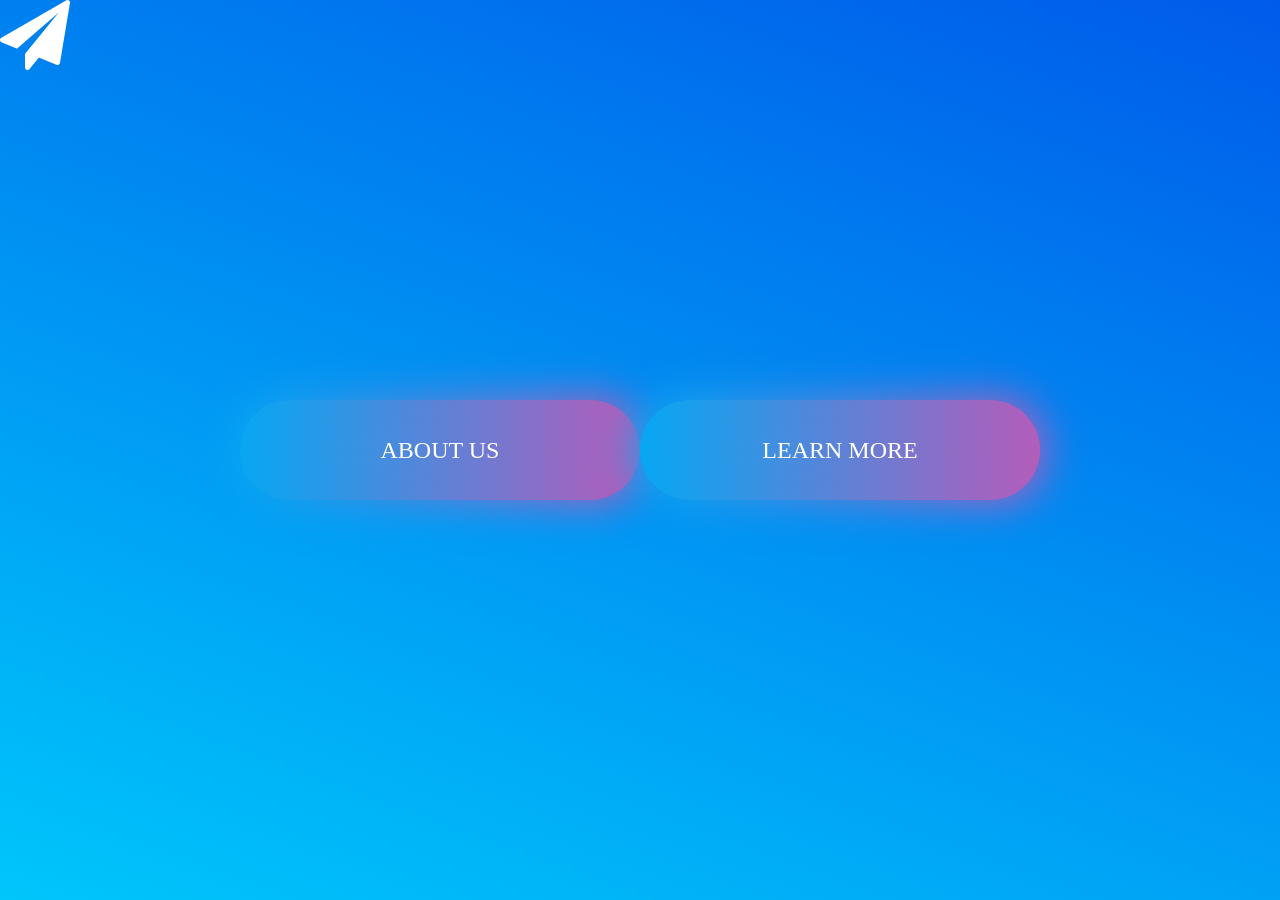
<file: index.html>
<!DOCTYPE html>
<html>

<head>
    <meta http-equiv="content-type" content="text/html; charset=utf-8">
    <meta name="viewport" content="width=device-width,initial-scale=1,maximum-scale=1,user-scalable=no">

    <title>欢迎访问</title>

    <link href="https://cdn.bootcdn.net/ajax/libs/font-awesome/4.7.0/css/font-awesome.min.css" rel="stylesheet">
    <link rel="stylesheet" href="css/button.css">
    <link rel="stylesheet" href="css/plane.css">

</head>

<body>

    <div id="plane">
        <i class="fa fa-paper-plane" aria-hidden="true"></i>
    </div>
    <script>
        let plane = document.getElementById('plane');
        let deg = 0, ex = 0, ey = 0, vx = 0, vy = 0, count = 0;
        window.addEventListener('mousemove', (e) => {
            ex = e.x - plane.offsetLeft - plane.clientWidth / 2;
            ey = e.y - plane.offsetTop - plane.clientHeight / 2;
            deg = 360 * Math.atan(ey / ex) / (2 * Math.PI) + 45;
            if (ex < 0) {
                deg += 200;
            }
            count = 0;
        })
        function draw() {
            plane.style.transform = 'rotate(' + deg + 'deg)';
            if (count < 100) {
                vx += ex / 100;
                vy += ey / 100;
            }
            plane.style.left = vx + 'px';
            plane.style.top = vy + 'px';
            count++;
        }
        setInterval(draw, 1);
    </script>

    <a href="about.html">about us</a>
    <a href="about.html">learn more</a>
</body>

</html>
</file>
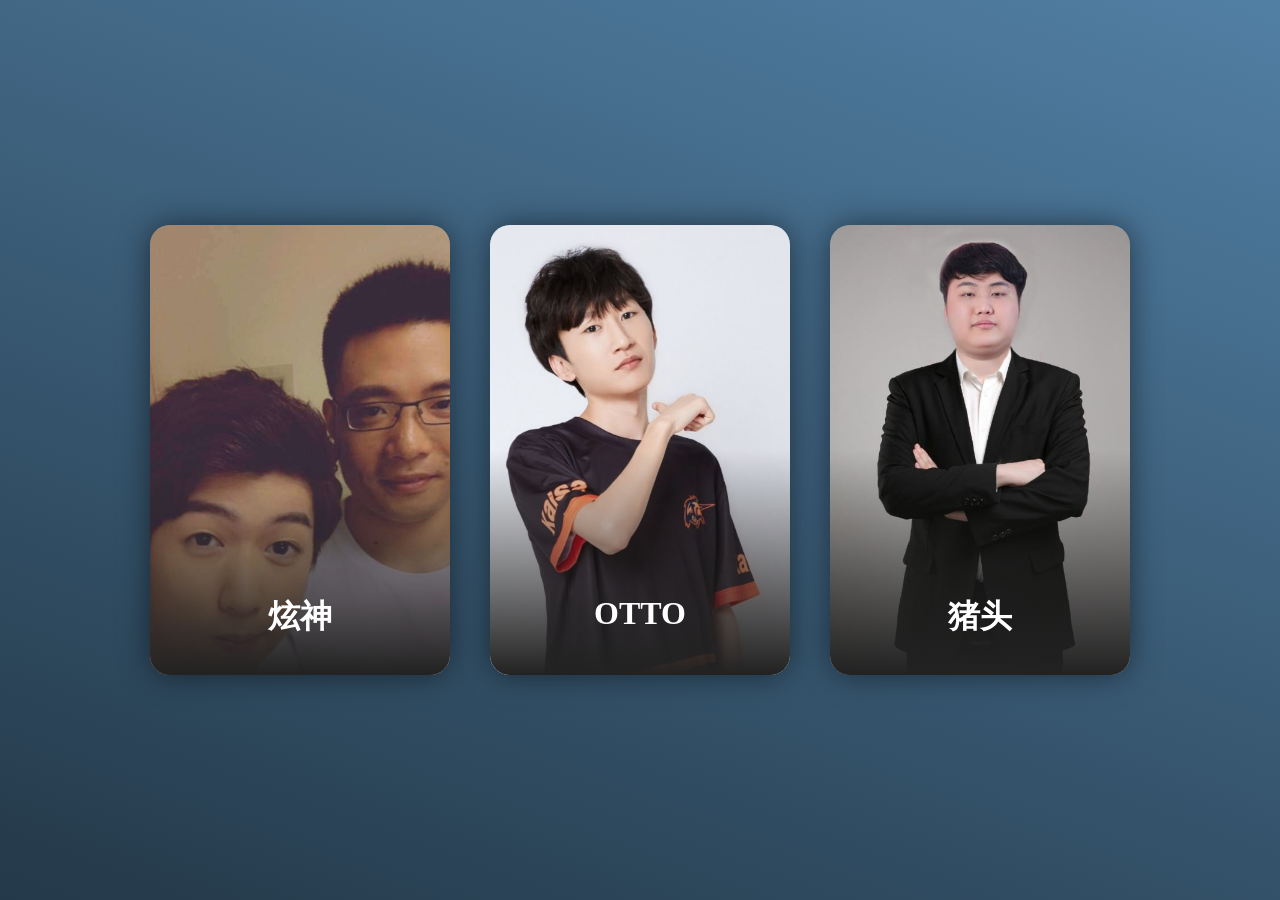
<file: about.html>
<!DOCTYPE html>
<html>

<head>
    <meta http-equiv="content-type" content="text/html; charset=utf-8">
    <meta name="viewport" content="width=device-width,initial-scale=1,maximum-scale=1,user-scalable=no">

    <title>人物介绍卡片</title>
    <link rel="stylesheet" href="css/hhh.css">
</head>

<body>
    <div class="card">
        <div class="photo"><img src="images/xuan.jpeg" alt=""></div>
        <h1>炫神</h1>
        <h2>“炫狗”许昊龙</h2>
        <p>许昊男同，福州十六中毕业</p>
        <a href="https://mzh.moegirl.org.cn/%E8%AE%B8%E6%98%8A%E9%BE%99">了解更多</a>
    </div>
    <div class="card">
        <div class="photo"><img src="images/otto.jpeg" alt=""></div>
        <h1>OTTO</h1>
        <h2>“吉吉国王”猴国玉</h2>
        <p>otto，前lol职业选手，亲🐴爆炸</p>
        <a href="https://mzh.moegirl.org.cn/%E4%BE%AF%E5%9B%BD%E7%8E%89">了解更多</a>
    </div>
    <div class="card">
        <div class="photo"><img src="images/zhu.jpeg" alt=""></div>
        <h1>猪头</h1>
        <h2>“猪头”腾阳少主</h2>
        <p>猪猪在哪里呀猪猪在哪里，猪猪在那普陀区的监狱里</p>
        <a href="https://mzh.moegirl.org.cn/%E6%BB%95%E6%9D%A8%E5%A4%A9%E4%B8%8B">了解更多</a>
    </div>
</body>

</html>
</file>
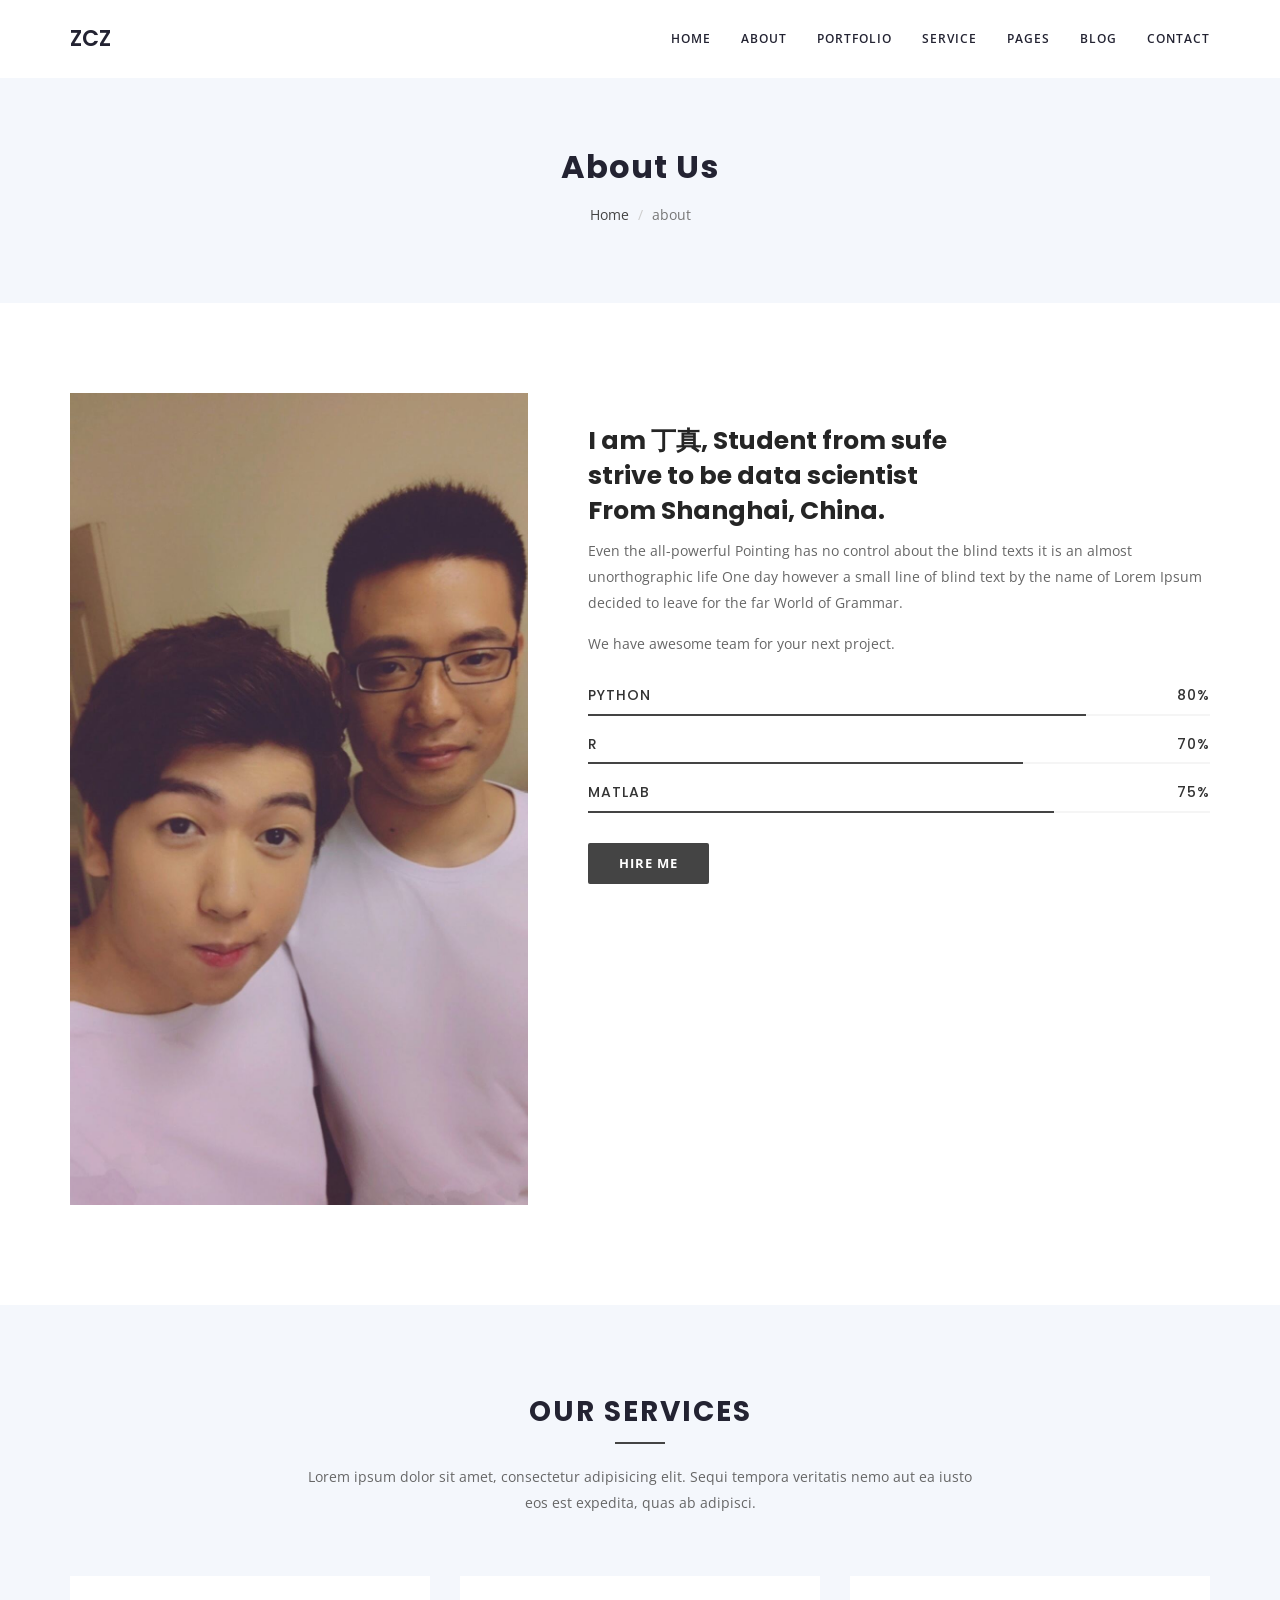
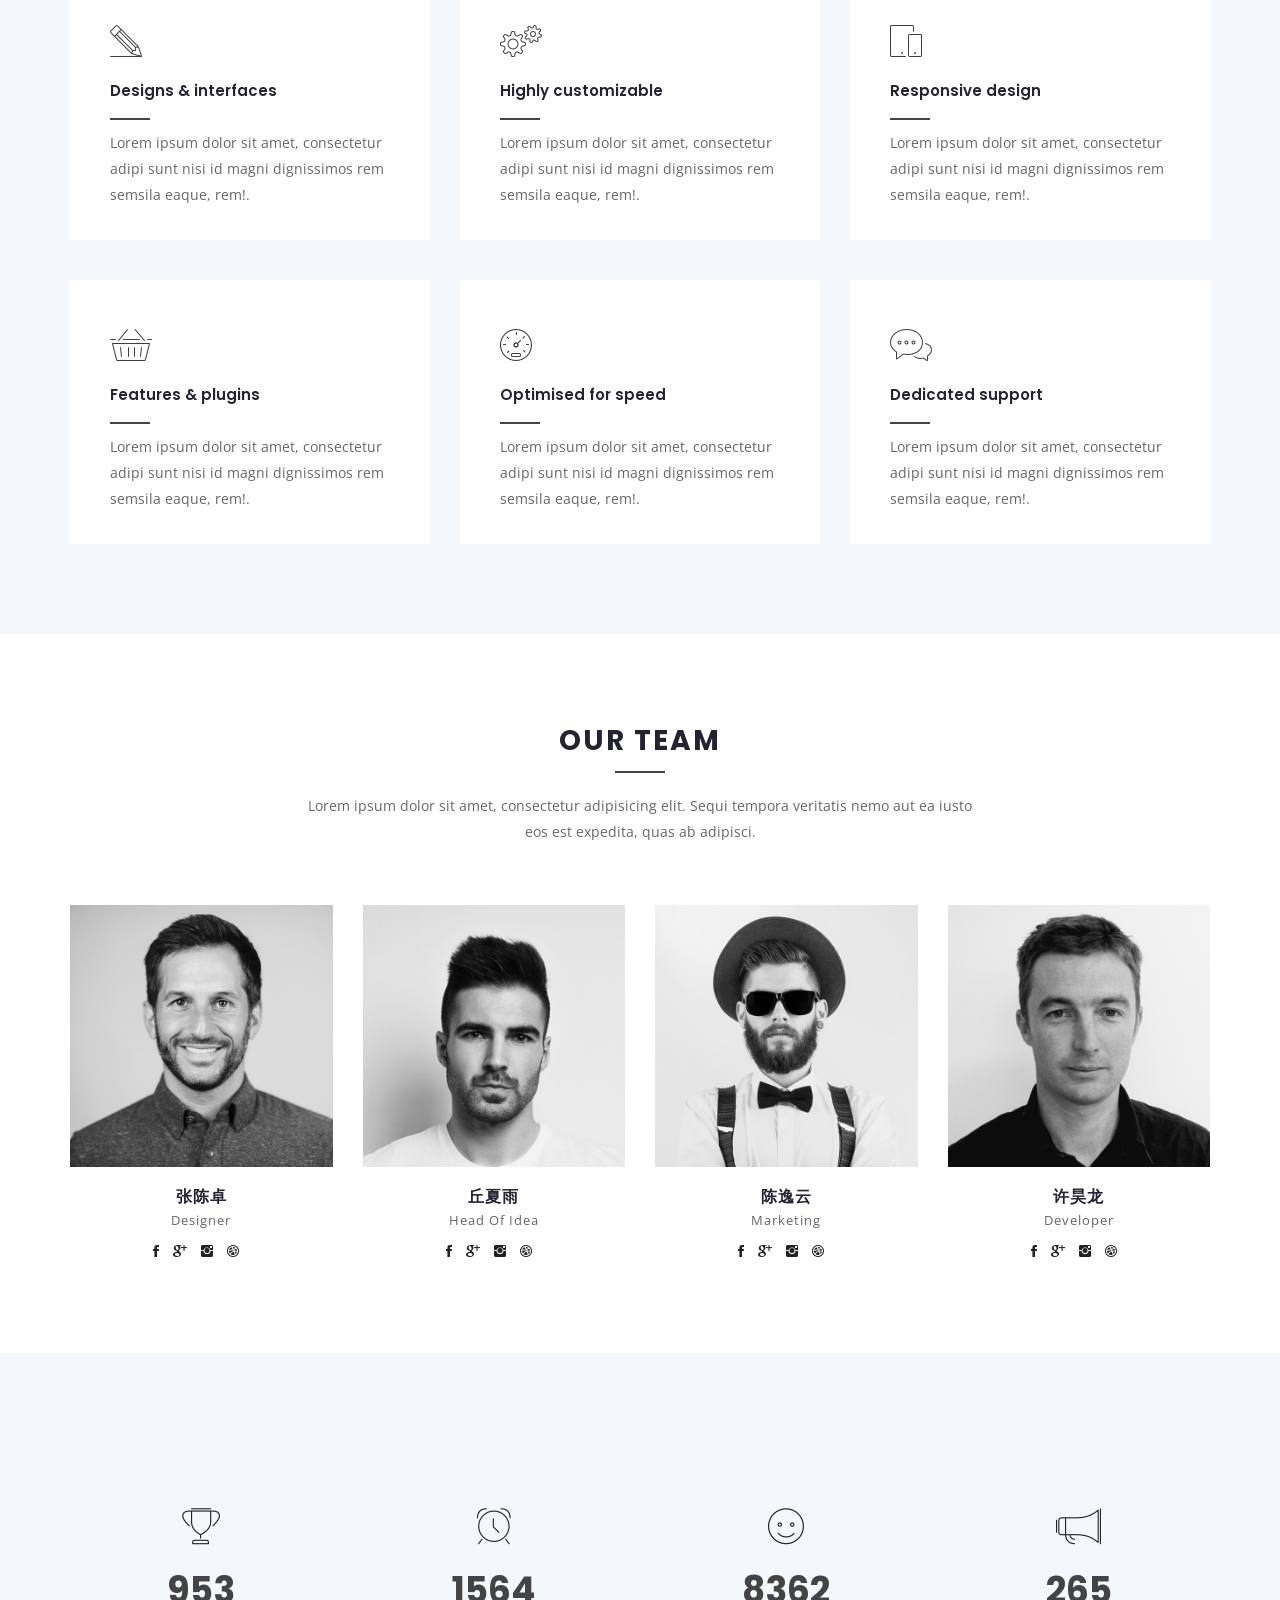
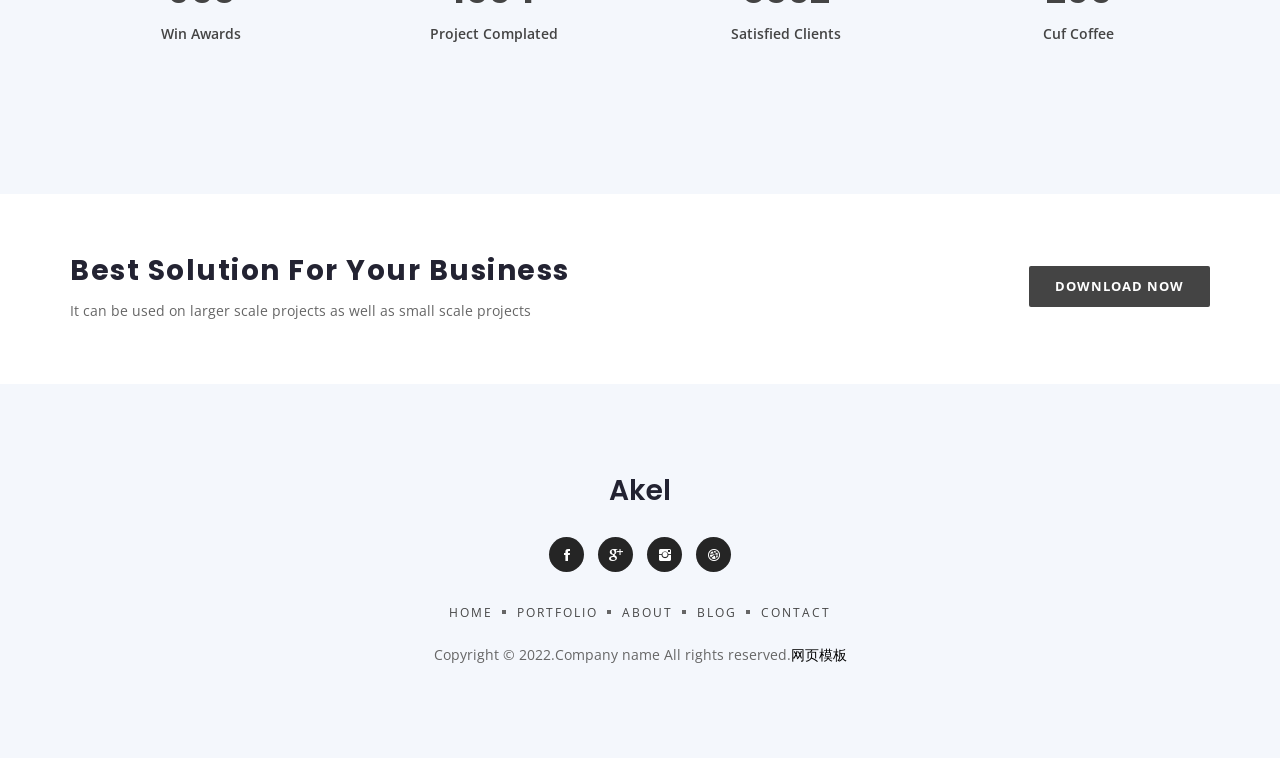
<file: test/about.html>
<!doctype html>
<html class="no-js" lang="en">
    <head>
        <meta charset="utf-8">
        <meta http-equiv="x-ua-compatible" content="ie=edge">
        <title>Akel - Minimal Portfolio Template</title>
        <meta name="description" content="">
        <meta name="viewport" content="width=device-width, initial-scale=1">

		<!-- All CSS Files Here -->
        <link rel="stylesheet" href="static/css/bootstrap.min.css">
        <link rel="stylesheet" href="static/css/et-line-fonts.css">
        <link rel="stylesheet" href="static/css/ionicons.min.css">
        <link rel="stylesheet" href="static/css/magnific-popup.css">
        <link rel="stylesheet" href="static/css/meanmenu.css">
        <link rel="stylesheet" href="static/css/global.css">
        <link rel="stylesheet" href="static/css/style.css">
        <link rel="stylesheet" href="static/css/responsive.css">
        <script src="static/js/modernizr-2.8.3.min.js"></script>
    </head>
    <body>
        <!--[if lt IE 8]>
            <p class="browserupgrade">You are using an <strong>outdated</strong> browser. Please <a href="http://browsehappy.com/">upgrade your browser</a> to improve your experience.</p>
        <![endif]-->

        <!-- Add your site or application content here -->
		<!-- PRELOADER -->
		<div class="page-loader">
			<div class="loader">Loading...</div>
		</div>
		<!-- /PRELOADER -->

		<!-- header start -->
		<header id="sticky-header">
			<div class="header-area">
				<div class="container sm-100">
					<div class="row">
						<div class="col-md-3 col-sm-2">
							<div class="logo text-upper">
								<h4><a href="index.html">ZCZ</a></h4>
							</div>
						</div>
						<div class="col-md-9 col-sm-10">
							<div class="menu-area hidden-xs">
								<nav>
									<ul class="basic-menu clearfix">
										<li><a href="index.html">Home</a>
											<ul>
												<li><a href="index.html">Home Default </a></li>
												<li><a href="index-2.html">Home Two</a></li>
												<li><a href="index-black.html">Home black</a></li>
												<li><a href="index-black-full.html">Home black Full</a></li>
												<li><a href="index-box.html">Home box</a></li>
												<li><a href="index-video.html">Home video BG</a></li>
												<li><a href="index-slider.html">Home slider</a></li>
												<li><a href="index-slider-full.html">Home Slider Full</a></li>
												<li><a href="index-white-no-img.html">Home White</a></li>
											</ul>
										</li>
										<li><a href="">about</a></li>
										<!-- PORTFOLIO -->
										<li>
											<a href="portfolio-single.html">Portfolio</a>
											<ul>
												<li><a href="portfolio-single.html">Single 1 - standartd 1</a></li>
												<li><a href="portfolio-single-2.html">Single 2 - standartd 2</a></li>
												<li><a href="portfolio-single-gallery.html">Single 3 - img gallery</a></li>
												<li><a href="portfolio-single-video-gallery.html">Single 4 - video gallery</a></li>
												<li><a href="portfolio-single-slider.html">Single 5 - slider</a></li>
												<li><a href="portfolio-single-vimeo.html">Single 6 - vimeo video</a></li>
												<li><a href="portfolio-single-youtube.html">Single 7 - youtube video</a></li>

											</ul>
										</li>
										<!-- END PORTFOLIO -->
										<li><a href="service.html">Service</a></li>
										<li><a href="#">Pages</a>
											<ul>
												<li><a href="">About Us</a></li>
												<li><a href="service.html">Service</a></li>
												<li><a href="pricing.html">Pricing</a></li>
												<li><a href="contact.html">Contact</a></li>
												<li><a href="404.html">404 Page</a></li>
											</ul>
										</li>
										<!-- BLOG -->
										<li>
											<a href="blog.html">Blog</a>
											<ul>
												<li><a href="blog-3-col.html">3 Columns</a></li>
												<li><a href="blog.html">Right Sidebar</a></li>
												<li><a href="blog-details.html">details left sidebar</a></li>
												<li><a href="blog-details-video.html">details with video</a></li>
											</ul>
										</li>
										<!-- END BLOG -->
										<li><a href="contact.html">Contact</a></li>
									</ul>
								</nav>
							</div>
							<!-- basic-mobile-menu -->
							<div class="basic-mobile-menu visible-xs">
								<nav id="mobile-nav">
									<ul>
										<li><a href="index.html">Home</a>
											<ul>
												<li><a href="index.html">Home Default </a></li>
												<li><a href="index-2.html">Home Two</a></li>
												<li><a href="index-black.html">Home black</a></li>
												<li><a href="index-black-full.html">Home black Full</a></li>
												<li><a href="index-box.html">Home box</a></li>
												<li><a href="index-video.html">Home video BG</a></li>
												<li><a href="index-slider.html">Home slider</a></li>
												<li><a href="index-slider-full.html">Home Slider Full</a></li>
												<li><a href="index-white-no-img.html">Home White</a></li>
											</ul>
										</li>
										<li><a href="">about</a></li>
										<!-- PORTFOLIO -->
										<li>
											<a href="portfolio-single.html">Portfolio</a>
											<ul>
												<li><a href="portfolio-single.html">Single 1 - standartd 1</a></li>
												<li><a href="portfolio-single-2.html">Single 2 - standartd 2</a></li>
												<li><a href="portfolio-single-gallery.html">Single 3 - img gallery</a></li>
												<li><a href="portfolio-single-video-gallery.html">Single 4 - video gallery</a></li>
												<li><a href="portfolio-single-slider.html">Single 5 - slider</a></li>
												<li><a href="portfolio-single-vimeo.html">Single 6 - vimeo video</a></li>
												<li><a href="portfolio-single-youtube.html">Single 7 - youtube video</a></li>

											</ul>
										</li>
										<!-- END PORTFOLIO -->
										<li><a href="service.html">Service</a></li>
										<li><a href="#">Pages</a>
											<ul>
												<li><a href="">About Us</a></li>
												<li><a href="service.html">Service</a></li>
												<li><a href="pricing.html">Pricing</a></li>
												<li><a href="contact.html">Contact</a></li>
												<li><a href="404.html">404 Page</a></li>
											</ul>
										</li>
										<!-- BLOG -->
										<li>
											<a href="blog.html">Blog</a>
											<ul>
												<li><a href="blog-3-col.html">3 Columns</a></li>
												<li><a href="blog.html">Right Sidebar</a></li>
												<li><a href="blog-details.html">details left sidebar</a></li>
												<li><a href="blog-details-video.html">details with video</a></li>
											</ul>
										</li>
										<!-- END BLOG -->
										<li><a href="contact.html">Contact</a></li>
									</ul>
								</nav>
							</div>
						</div>
					</div>
				</div>
			</div>
		</header>
		<!-- header end -->

		<!-- basic-breadcrumb start -->
		<div class="basic-breadcrumb-area gray-bg ptb-70">
			<div class="container">
				<div class="basic-breadcrumb text-center">
					<h3 class="">About Us</h3>
					<ol class="breadcrumb text-xs">
						<li><a href="index.html">Home</a></li>
						<li class="active">about</li>
					</ol>
				</div>
			</div>
		</div>
		<!-- basic-breadcrumb end -->

		<!-- features-area start -->
		<div id="about" class="features-area pt-90 pb-70">
			<div class="container">
				<div class="row">
					<div class="col-xl-5 col-lg-5 col-md-5">
						<div class="about-me mb-30">
							<img src="static/picture/me.jpeg" alt="">
						</div>
					</div>
					<div class="col-xl-7 col-lg-7 col-md-7">
						<div class="about-me-info mt-30 mb-30 pl-30">
							<h2>I am 丁真, Student from sufe
								<br> strive to be data scientist
								<br> From Shanghai, China. </h2>
							<p>Even the all-powerful Pointing has no control about the blind texts it is an almost unorthographic life One day however
								a small line of blind text by the name of Lorem Ipsum decided to leave for the far World of Grammar.</p>
							<p>We have awesome team for your next project. </p>
							<div class="info-me mb-30 mt-30">
								<!-- PROGRESS BAR -->
								<h6 class="progress-title">Python <span class="pull-right"><span>80</span>%</span></h6>
								<div class="progress">
									<div class="progress-bar" aria-valuenow="80" role="progressbar" aria-valuemin="0" aria-valuemax="100" style="width: 80%;"></div>
								</div>
								<!-- END PROGRESS BAR -->

								<!-- PROGRESS BAR -->
								<h6 class="progress-title">R <span class="pull-right"><span>70</span>%</span></h6>
								<div class="progress">
									<div class="progress-bar" aria-valuenow="60" role="progressbar" aria-valuemin="0" aria-valuemax="100" style="width: 70%;"></div>
								</div>
								<!-- END PROGRESS BAR -->

								<!-- PROGRESS BAR -->
								<h6 class="progress-title">Matlab <span class="pull-right"><span>75</span>%</span></h6>
								<div class="progress">
									<div class="progress-bar" aria-valuenow="75" role="progressbar" aria-valuemin="0" aria-valuemax="100" style="width: 75%;"></div>
								</div>
								<!-- END PROGRESS BAR -->
							</div>
							<a href="contact.html" class="btn smoth-scroll">Hire Me</a>
						</div>
					</div>
				</div>
			</div>
		</div>
		<!-- features-area end -->
		<!-- basic-service-area start -->
		<div class="basic-service-area gray-bg pt-90 pb-50">
			<div class="container">
				<div class="area-title text-center">
					<h2>Our Services</h2>
					<p>Lorem ipsum dolor sit amet, consectetur adipisicing elit. Sequi tempora veritatis nemo aut ea iusto eos est
						expedita, quas ab adipisci.</p>
				</div>
				<div class="row">
					<div class="col-md-4 col-sm-6 mb-40">
						<div class="service-box white-bg">
							<div class="service-icon">
								<span class="icon-pencil"></span>
							</div>
							<div class="service-content">
								<h3>Designs & interfaces</h3>
								<p>Lorem ipsum dolor sit amet, consectetur adipi sunt nisi id magni dignissimos rem semsila eaque, rem!.</p>
							</div>
						</div>
					</div>
					<div class="col-md-4 col-sm-6 mb-40">
						<div class="service-box white-bg">
							<div class="service-icon">
								<span class="icon-gears"></span>
							</div>
							<div class="service-content">
								<h3>Highly customizable</h3>
								<p>Lorem ipsum dolor sit amet, consectetur adipi sunt nisi id magni dignissimos rem semsila eaque, rem!.</p>
							</div>
						</div>
					</div>
					<div class="col-md-4 col-sm-6 mb-40">
						<div class="service-box white-bg">
							<div class="service-icon">
								<span class="icon-mobile"></span>
							</div>
							<div class="service-content">
								<h3>Responsive design</h3>
								<p>Lorem ipsum dolor sit amet, consectetur adipi sunt nisi id magni dignissimos rem semsila eaque, rem!.</p>
							</div>
						</div>
					</div>
					<div class="col-md-4 col-sm-6 mb-40">
						<div class="service-box white-bg">
							<div class="service-icon">
								<span class="icon-basket"></span>
							</div>
							<div class="service-content">
								<h3>Features & plugins</h3>
								<p>Lorem ipsum dolor sit amet, consectetur adipi sunt nisi id magni dignissimos rem semsila eaque, rem!.</p>
							</div>
						</div>
					</div>
					<div class="col-md-4 col-sm-6 mb-40">
						<div class="service-box white-bg">
							<div class="service-icon">
								<span class="icon-speedometer"></span>
							</div>
							<div class="service-content">
								<h3>Optimised for speed</h3>
								<p>Lorem ipsum dolor sit amet, consectetur adipi sunt nisi id magni dignissimos rem semsila eaque, rem!.</p>
							</div>
						</div>
					</div>
					<div class="col-md-4 col-sm-6 mb-40">
						<div class="service-box white-bg">
							<div class="service-icon">
								<span class="icon-chat "></span>
							</div>
							<div class="service-content">
								<h3>Dedicated support</h3>
								<p>Lorem ipsum dolor sit amet, consectetur adipi sunt nisi id magni dignissimos rem semsila eaque, rem!.</p>
							</div>
						</div>
					</div>
				</div>
			</div>
		</div>
		<!-- basic-service-area end -->
		<!-- basic-team-area start -->
		<div class="basic-team-area  pt-90 pb-60">
			<div class="container">
				<div class="area-title text-center">
					<h2>Our Team</h2>
					<p>Lorem ipsum dolor sit amet, consectetur adipisicing elit. Sequi tempora veritatis nemo aut ea iusto eos est
						expedita, quas ab adipisci.</p>
				</div>
				<div class="row">
					<div class="col-sm-6 col-md-3">
						<div class="team-item">
							<div class="team-item-image">
								<img src="static/picture/team01.jpg" alt="team member">
							</div>
							<div class="team-item-detail">
								<h4 class="team-item-name">张陈卓</h4>
								<span class="team-item-role">Designer</span>
								<div class="team-social-icon">
									<a href="#">
										<i class="ion-social-facebook"></i>
									</a>
									<a href="#">
										<i class="ion-social-googleplus"></i>
									</a>
									<a href="#">
										<i class="ion-social-instagram"></i>
									</a>
									<a href="#">
										<i class="ion-social-dribbble"></i>
									</a>
								</div>
							</div>
						</div>
					</div>
					<div class="col-sm-6 col-md-3">
						<div class="team-item">
							<div class="team-item-image">
								<img src="static/picture/team02.jpg" alt="team member">
							</div>
							<div class="team-item-detail">
								<h4 class="team-item-name">丘夏雨</h4>
								<span class="team-item-role">Head of Idea</span>
								<div class="team-social-icon">
									<a href="#">
										<i class="ion-social-facebook"></i>
									</a>
									<a href="#">
										<i class="ion-social-googleplus"></i>
									</a>
									<a href="#">
										<i class="ion-social-instagram"></i>
									</a>
									<a href="#">
										<i class="ion-social-dribbble"></i>
									</a>
								</div>
							</div>
						</div>
					</div>
					<div class="col-sm-6 col-md-3">
						<div class="team-item">
							<div class="team-item-image">
								<img src="static/picture/team03.jpg" alt="team member">
							</div>
							<div class="team-item-detail">
								<h4 class="team-item-name">陈逸云</h4>
								<span class="team-item-role">Marketing</span>
								<div class="team-social-icon">
									<a href="#">
										<i class="ion-social-facebook"></i>
									</a>
									<a href="#">
										<i class="ion-social-googleplus"></i>
									</a>
									<a href="#">
										<i class="ion-social-instagram"></i>
									</a>
									<a href="#">
										<i class="ion-social-dribbble"></i>
									</a>
								</div>
							</div>
						</div>
					</div>
					<div class="col-sm-6 col-md-3">
						<div class="team-item">
							<div class="team-item-image">
								<img src="static/picture/team04.jpg" alt="team member">
							</div>
							<div class="team-item-detail">
								<h4 class="team-item-name">许昊龙</h4>
								<span class="team-item-role">Developer</span>
								<div class="team-social-icon">
									<a href="#">
										<i class="ion-social-facebook"></i>
									</a>
									<a href="#">
										<i class="ion-social-googleplus"></i>
									</a>
									<a href="#">
										<i class="ion-social-instagram"></i>
									</a>
									<a href="#">
										<i class="ion-social-dribbble"></i>
									</a>
								</div>
							</div>
						</div>
					</div>
				</div>
			</div>
		</div>
		<!-- basic-team-area end -->
		<!-- counter-area-start -->
		<div class="counter-area pt-150 pb-120 gray-bg">
			<div class="container">
				<div class="row">
					<div class="col-xl-3 col-lg-3 col-md-3 col-sm-6">
						<div class="counter-wrapper text-center mb-30 wow fadeInUp" data-wow-delay=".3s">
							<div class="counter-icon">
								<span class=" icon-trophy"></span>
							</div>
							<div class="counter-text">
								<h1 class="counter">953</h1>
								<span>Win Awards</span>
							</div>
						</div>
					</div>
					<div class="col-xl-3 col-lg-3 col-md-3 col-sm-6">
						<div class="counter-wrapper text-center mb-30 wow fadeInUp" data-wow-delay=".6s">
							<div class="counter-icon">
								<span class="icon-alarmclock"></span>
							</div>
							<div class="counter-text">
								<h1 class="counter">1564</h1>
								<span>Project Complated</span>
							</div>
						</div>
					</div>
					<div class="col-xl-3 col-lg-3 col-md-3 col-sm-6">
						<div class="counter-wrapper text-center mb-30 wow fadeInUp" data-wow-delay=".9s">
							<div class="counter-icon">
								<span class="icon-happy"></span>
							</div>
							<div class="counter-text">
								<h1 class="counter">8362</h1>
								<span>Satisfied Clients</span>
							</div>
						</div>
					</div>
					<div class="col-xl-3 col-lg-3 col-md-3 col-sm-6">
						<div class="counter-wrapper text-center mb-30 wow fadeInUp" data-wow-delay="1.2s">
							<div class="counter-icon">
								<span class="icon-megaphone"></span>
							</div>
							<div class="counter-text">
								<h1 class="counter">265</h1>
								<span>Cuf Coffee</span>
							</div>
						</div>
					</div>
				</div>
			</div>
		</div>
		<!-- counter-area-end -->
		<!-- call-to-action-area start -->
		<div class="call-to-action-area ptb-60">
			<div class="container">
				<div class="row">
					<div class="col-md-9 col-sm-9 col-xs-12">
						<div class="call-to-action">
							<h3>best solution for your business</h3>
							<p>It can be used on larger scale projects as well as small scale projects</p>
						</div>
					</div>
					<div class="col-md-3 col-sm-3 col-xs-12 text-right">
						<div class="call-to-action">
							<a class="btn btn-large" href="#">Download now</a>
						</div>
					</div>
				</div>
			</div>
		</div>
		<!-- call-to-action-area end -->
		<footer>
			<div class="basic-footer text-center gray-bg ptb-90">
				<div class="container">
					<div class="footer-logo mb-30">
						<h3><a href="index.html">Akel</a></h3>
					</div>
					<div class="social-icon">
						<a href="#"><i class="ion-social-facebook"></i></a>
						<a href="#"><i class="ion-social-googleplus"></i></a>
						<a href="#"><i class="ion-social-instagram"></i></a>
						<a href="#"><i class="ion-social-dribbble"></i></a>
					</div>
					<div class="footer-menu mt-30">
						<nav>
							<ul>
								<li><a href="#">Home</a></li>
								<li><a href="#">Portfolio</a></li>
								<li><a href="#">About</a></li>
								<li><a href="#">Blog</a></li>
								<li><a href="#">Contact</a></li>
							</ul>
						</nav>
					</div>
					<div class="copyright mt-20">
						<p>Copyright &copy; 2022.Company name All rights reserved.<a target="_blank" href="https://sc.chinaz.com/moban/">&#x7F51;&#x9875;&#x6A21;&#x677F;</a></p>
					</div>
				</div>
			</div>
		</footer>


		<!-- All js plugins here -->
        <script src="static/js/jquery-1.12.0.min.js"></script>
        <script src="static/js/bootstrap.min.js"></script>
        <script src="static/js/isotope.pkgd.min.js"></script>
        <script src="static/js/imagesloaded.pkgd.min.js"></script>
        <script src="static/js/jquery.magnific-popup.min.js"></script>
        <script src="static/js/jquery.meanmenu.js"></script>
        <script src="static/js/plugins.js"></script>
        <script src="static/js/main.js"></script>
    </body>
</html>
</file>
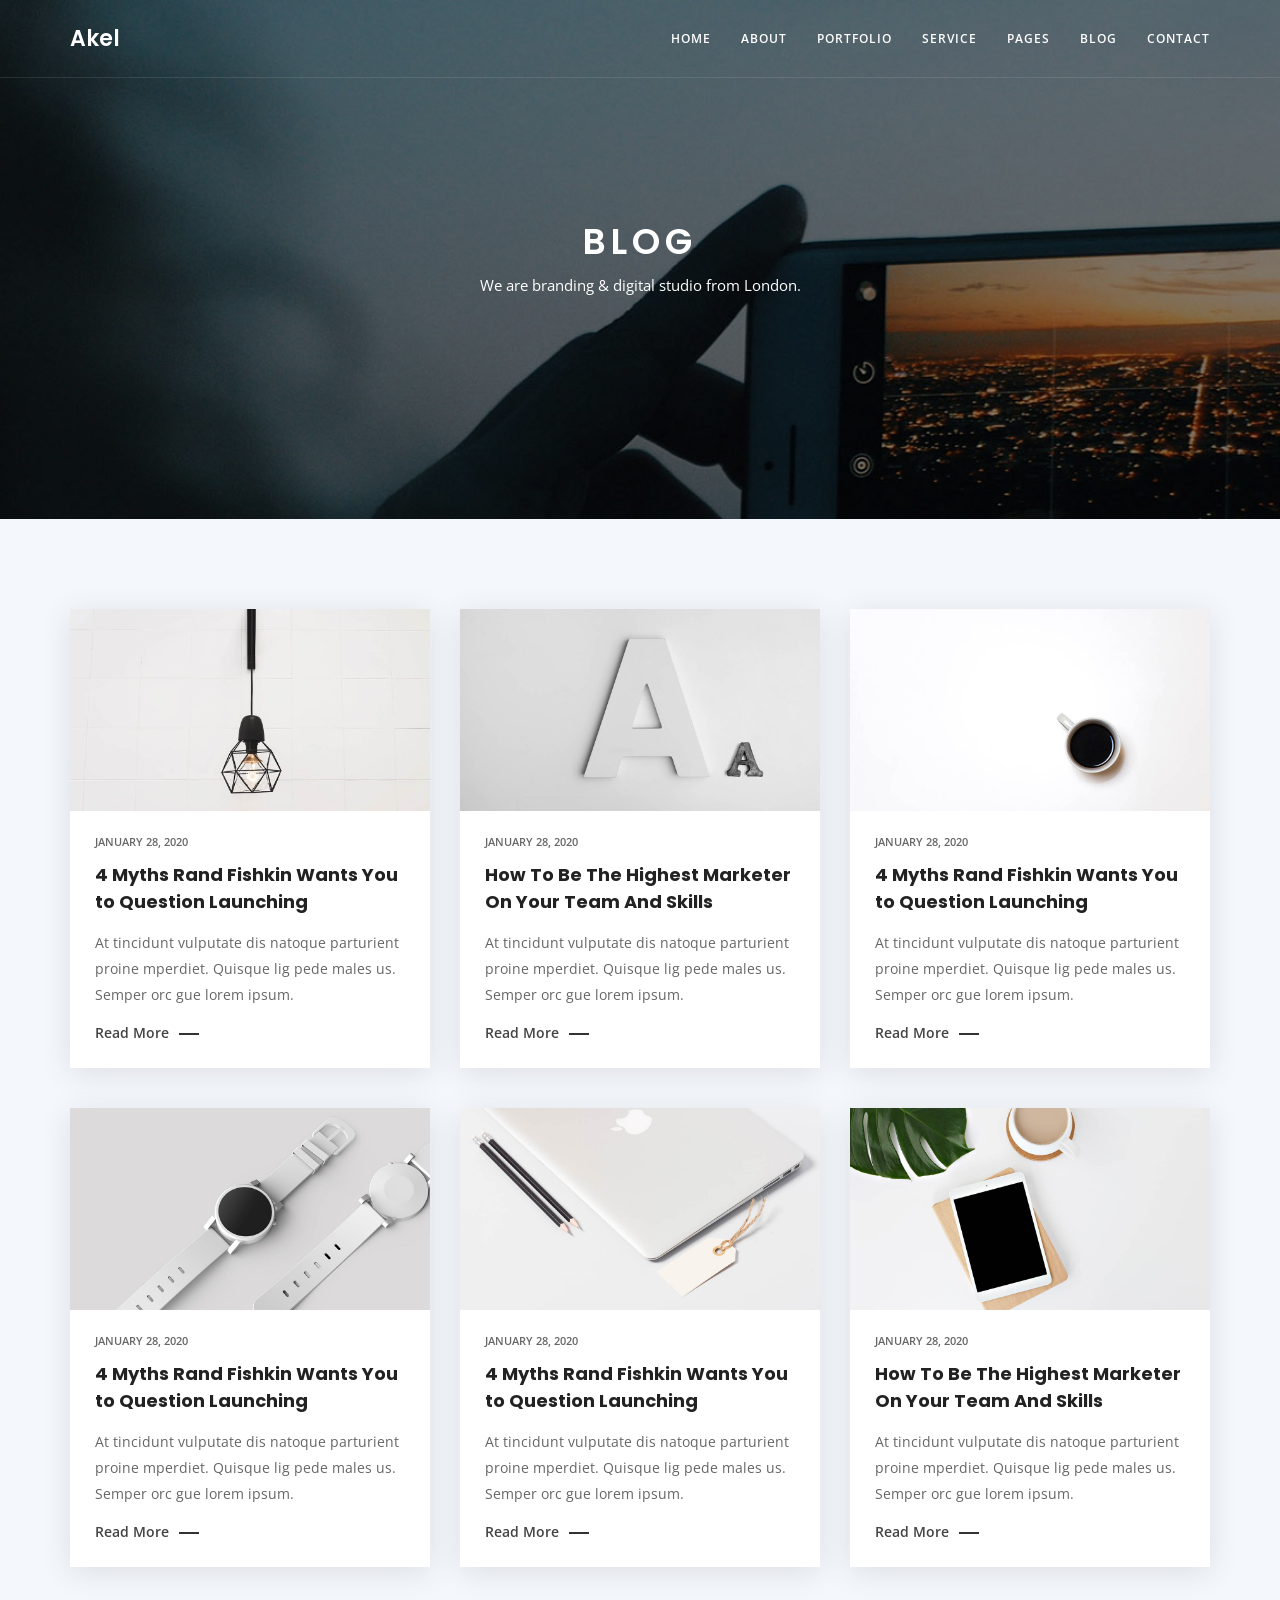
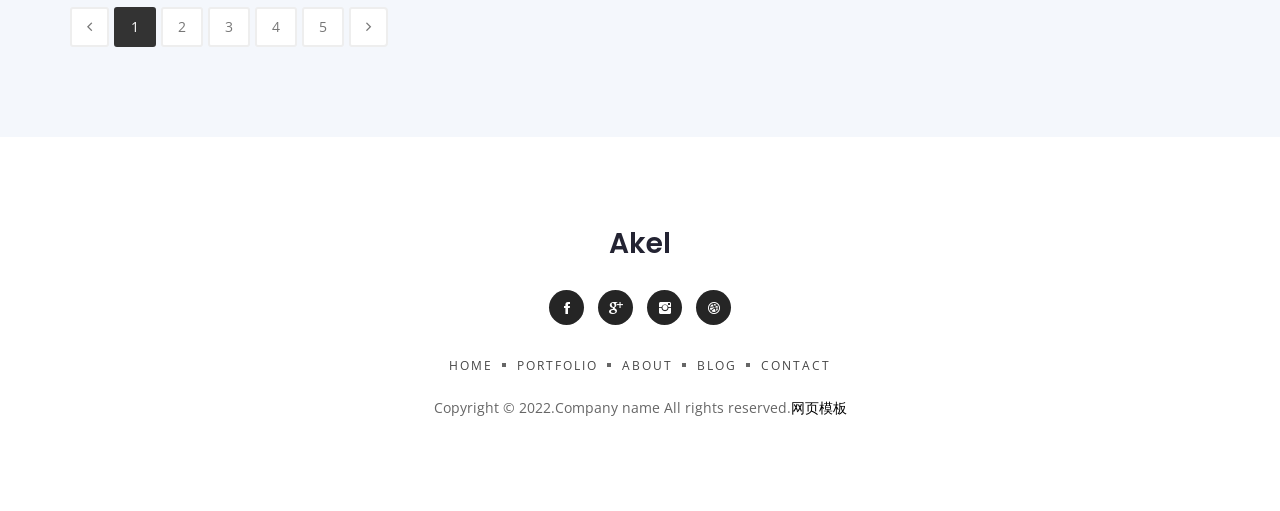
<file: test/blog-3-col.html>
<!doctype html>
<html class="no-js" lang="">
    <head>
        <meta charset="utf-8">
        <meta http-equiv="x-ua-compatible" content="ie=edge">
        <title>Akel - Minimal Portfolio Template</title>
        <meta name="description" content="">
        <meta name="viewport" content="width=device-width, initial-scale=1">

		<!-- All CSS Files Here -->
        <link rel="stylesheet" href="static/css/bootstrap.min.css">
        <link rel="stylesheet" href="static/css/et-line-fonts.css">
        <link rel="stylesheet" href="static/css/ionicons.min.css">
        <link rel="stylesheet" href="static/css/magnific-popup.css">
        <link rel="stylesheet" href="static/css/meanmenu.css">
        <link rel="stylesheet" href="static/css/global.css">
        <link rel="stylesheet" href="static/css/style.css">
        <link rel="stylesheet" href="static/css/responsive.css">
        <script src="static/js/modernizr-2.8.3.min.js"></script>
    </head>
    <body>
        <!--[if lt IE 8]>
            <p class="browserupgrade">You are using an <strong>outdated</strong> browser. Please <a href="http://browsehappy.com/">upgrade your browser</a> to improve your experience.</p>
        <![endif]-->

        <!-- Add your site or application content here -->
 		<!-- PRELOADER -->
		<div class="page-loader">
			<div class="loader">Loading...</div>
		</div>
		<!-- /PRELOADER -->
		<!-- header start -->
		<header id="sticky-header" class="header-fixed header-transparent">
			<div class="header-area">
				<div class="container sm-100">
					<div class="row">
						<div class="col-md-3 col-sm-2">
							<div class="logo text-upper">
								<h4><a href="index.html">Akel</a></h4>
							</div>
						</div>
						<div class="col-md-9 col-sm-10">
							<div class="menu-area hidden-xs">
								<nav>
									<ul class="basic-menu clearfix">
										<li><a href="index.html">Home</a>
											<ul>
												<li><a href="index.html">Home Default </a></li>
												<li><a href="index-2.html">Home Two</a></li>
												<li><a href="index-black.html">Home black</a></li>
												<li><a href="index-black-full.html">Home black Full</a></li>
												<li><a href="index-box.html">Home box</a></li>
												<li><a href="index-video.html">Home video BG</a></li>
												<li><a href="index-slider.html">Home slider</a></li>
												<li><a href="index-slider-full.html">Home Slider Full</a></li>
												<li><a href="index-white-no-img.html">Home White</a></li>
											</ul>
										</li>
										<li><a href="about.html">about</a></li>
										<!-- PORTFOLIO -->
										<li>
											<a href="portfolio-single.html">Portfolio</a>
											<ul>
												<li><a href="portfolio-single.html">Single 1 - standartd 1</a></li>
												<li><a href="portfolio-single-2.html">Single 2 - standartd 2</a></li>
												<li><a href="portfolio-single-gallery.html">Single 3 - img gallery</a></li>
												<li><a href="portfolio-single-video-gallery.html">Single 4 - video gallery</a></li>
												<li><a href="portfolio-single-slider.html">Single 5 - slider</a></li>
												<li><a href="portfolio-single-vimeo.html">Single 6 - vimeo video</a></li>
												<li><a href="portfolio-single-youtube.html">Single 7 - youtube video</a></li>

											</ul>
										</li>
										<!-- END PORTFOLIO -->
										<li><a href="service.html">Service</a></li>
										<li><a href="#">Pages</a>
											<ul>
												<li><a href="about.html">About Us</a></li>
												<li><a href="service.html">Service</a></li>
												<li><a href="pricing.html">Pricing</a></li>
												<li><a href="contact.html">Contact</a></li>
												<li><a href="404.html">404 Page</a></li>
											</ul>
										</li>
										<!-- BLOG -->
										<li>
											<a href="blog.html">Blog</a>
											<ul>
												<li><a href="">3 Columns</a></li>
												<li><a href="blog.html">Right Sidebar</a></li>
												<li><a href="blog-details.html">details left sidebar</a></li>
												<li><a href="blog-details-video.html">details with video</a></li>
											</ul>
										</li>
										<!-- END BLOG -->
										<li><a href="contact.html">Contact</a></li>
									</ul>
								</nav>
							</div>
							<!-- basic-mobile-menu -->
							<div class="basic-mobile-menu visible-xs">
								<nav id="mobile-nav">
									<ul>
										<li><a href="index.html">Home</a>
											<ul>
												<li><a href="index.html">Home Default </a></li>
												<li><a href="index-2.html">Home Two</a></li>
												<li><a href="index-black.html">Home black</a></li>
												<li><a href="index-black-full.html">Home black Full</a></li>
												<li><a href="index-box.html">Home box</a></li>
												<li><a href="index-video.html">Home video BG</a></li>
												<li><a href="index-slider.html">Home slider</a></li>
												<li><a href="index-slider-full.html">Home Slider Full</a></li>
												<li><a href="index-white-no-img.html">Home White</a></li>
											</ul>
										</li>
										<li><a href="about.html">about</a></li>
										<!-- PORTFOLIO -->
										<li>
											<a href="portfolio-single.html">Portfolio</a>
											<ul>
												<li><a href="portfolio-single.html">Single 1 - standartd 1</a></li>
												<li><a href="portfolio-single-2.html">Single 2 - standartd 2</a></li>
												<li><a href="portfolio-single-gallery.html">Single 3 - img gallery</a></li>
												<li><a href="portfolio-single-video-gallery.html">Single 4 - video gallery</a></li>
												<li><a href="portfolio-single-slider.html">Single 5 - slider</a></li>
												<li><a href="portfolio-single-vimeo.html">Single 6 - vimeo video</a></li>
												<li><a href="portfolio-single-youtube.html">Single 7 - youtube video</a></li>

											</ul>
										</li>
										<!-- END PORTFOLIO -->
										<li><a href="service.html">Service</a></li>
										<li><a href="#">Pages</a>
											<ul>
												<li><a href="about.html">About Us</a></li>
												<li><a href="service.html">Service</a></li>
												<li><a href="pricing.html">Pricing</a></li>
												<li><a href="contact.html">Contact</a></li>
												<li><a href="404.html">404 Page</a></li>
											</ul>
										</li>
										<!-- BLOG -->
										<li>
											<a href="blog.html">Blog</a>
											<ul>
												<li><a href="">3 Columns</a></li>
												<li><a href="blog.html">Right Sidebar</a></li>
												<li><a href="blog-details.html">details left sidebar</a></li>
												<li><a href="blog-details-video.html">details with video</a></li>
											</ul>
										</li>
										<!-- END BLOG -->
										<li><a href="contact.html">Contact</a></li>
									</ul>
								</nav>
							</div>
						</div>
					</div>
				</div>
			</div>
		</header>
		<!-- header end -->

		<!-- basic-breadcrumb start -->
		<div class="breadcrumb-2-area pos-relative bg-2 bg-black-alfa-40">
			<div class="hero-caption">
				<div class="hero-text">
					<div class="container">
						<div class="row">
							<div class="col-sm-12 text-center">
								<h1 class="text-uppercase color-Akel breadcrumb-2">Blog</h1>
								<p class="lead color-Akel ">We are branding &amp; digital studio from London.</p>
							</div>
						</div>
					</div>
				</div>
			</div>
		</div>
		<!-- basic-breadcrumb end -->
		<!-- blog-area start -->
		<div class="blog-area gray-bg ptb-90">
			<div class="container">
				<div class="row blog-masonry">
					<div class="col-lg-4 col-md-6 blog-item mb-40">
						<div class="blog-wrapper blog-column">
							<div class="blog-thumb">
								<a href="blog-details.html">
									<img src="static/picture/1.jpg" alt="">
								</a>
							</div>
							<div class="blog-desc">
								<div class="meta-info">
									<ul>
										<li class="posts-time">January 28, 2020</li>
									</ul>
								</div>
								<div class="blog-content">
									<h2 class="blog-title">
										<a href="blog-details.html">4 Myths Rand Fishkin Wants You to Question Launching </a>
									</h2>
									<p>At tincidunt vulputate dis natoque parturient proine mperdiet. Quisque lig pede males us. Semper orc gue
										lorem ipsum.</p>
								</div>
								<div class="link-box">
									<a href="blog-details.html">Read More</a>
								</div>
							</div>
						</div>
					</div>
					<div class="col-lg-4 col-md-6 blog-item mb-40">
						<div class="blog-wrapper blog-column">
							<div class="blog-thumb">
								<a href="blog-details.html">
									<img src="static/picture/22.jpg" alt="">
								</a>
							</div>
							<div class="blog-desc">
								<div class="meta-info">
									<ul>
										<li class="posts-time">January 28, 2020</li>
									</ul>
								</div>
								<div class="blog-content">
									<h2 class="blog-title">
										<a href="blog-details.html">How To Be The Highest Marketer On Your Team And Skills </a>
									</h2>
									<p>At tincidunt vulputate dis natoque parturient proine mperdiet. Quisque lig pede males us. Semper orc gue
										lorem ipsum.</p>
								</div>
								<div class="link-box">
									<a href="blog-details.html">Read More</a>
								</div>
							</div>
						</div>
					</div>
					<div class="col-lg-4 col-md-6 blog-item mb-40">
						<div class="blog-wrapper blog-column">
							<div class="blog-thumb">
								<a href="blog-details.html">
									<img src="static/picture/3.jpg" alt="">
								</a>
							</div>
							<div class="blog-desc">
								<div class="meta-info">
									<ul>
										<li class="posts-time">January 28, 2020</li>
									</ul>
								</div>
								<div class="blog-content">
									<h2 class="blog-title">
										<a href="blog-details.html">4 Myths Rand Fishkin Wants You to Question Launching </a>
									</h2>
									<p>At tincidunt vulputate dis natoque parturient proine mperdiet. Quisque lig pede males us. Semper orc gue
										lorem ipsum.</p>
								</div>
								<div class="link-box">
									<a href="blog-details.html">Read More</a>
								</div>
							</div>
						</div>
					</div>
					<div class="col-lg-4 col-md-6 blog-item mb-40">
						<div class="blog-wrapper blog-column">
							<div class="blog-thumb">
								<a href="blog-details.html">
									<img src="static/picture/4.jpg" alt="">
								</a>
							</div>
							<div class="blog-desc">
								<div class="meta-info">
									<ul>
										<li class="posts-time">January 28, 2020</li>
									</ul>
								</div>
								<div class="blog-content">
									<h2 class="blog-title">
										<a href="blog-details.html">4 Myths Rand Fishkin Wants You to Question Launching </a>
									</h2>
									<p>At tincidunt vulputate dis natoque parturient proine mperdiet. Quisque lig pede males us. Semper orc gue
										lorem ipsum.</p>
								</div>
								<div class="link-box">
									<a href="blog-details.html">Read More</a>
								</div>
							</div>
						</div>
					</div>
					<div class="col-lg-4 col-md-6 blog-item mb-40">
						<div class="blog-wrapper blog-column">
							<div class="blog-thumb">
								<a href="blog-details.html">
									<img src="static/picture/51.jpg" alt="">
								</a>
							</div>
							<div class="blog-desc">
								<div class="meta-info">
									<ul>
										<li class="posts-time">January 28, 2020</li>
									</ul>
								</div>
								<div class="blog-content">
									<h2 class="blog-title">
										<a href="blog-details.html">4 Myths Rand Fishkin Wants You to Question Launching </a>
									</h2>
									<p>At tincidunt vulputate dis natoque parturient proine mperdiet. Quisque lig pede males us. Semper orc gue
										lorem ipsum.</p>
								</div>
								<div class="link-box">
									<a href="blog-details.html">Read More</a>
								</div>
							</div>
						</div>
					</div>
					<div class="col-lg-4 col-md-6 blog-item mb-40">
						<div class="blog-wrapper blog-column">
							<div class="blog-thumb">
								<a href="blog-details.html">
									<img src="static/picture/61.jpg" alt="">
								</a>
							</div>
							<div class="blog-desc">
								<div class="meta-info">
									<ul>
										<li class="posts-time">January 28, 2020</li>
									</ul>
								</div>
								<div class="blog-content">
									<h2 class="blog-title">
										<a href="blog-details.html">How To Be The Highest Marketer On Your Team And Skills </a>
									</h2>
									<p>At tincidunt vulputate dis natoque parturient proine mperdiet. Quisque lig pede males us. Semper orc gue
										lorem ipsum.</p>
								</div>
								<div class="link-box">
									<a href="blog-details.html">Read More</a>
								</div>
							</div>
						</div>
					</div>
				</div>
				<div class="row">
					<div class="col-sm-12">
						<nav class="pagination-col">
							<ul class="pagination">
								<li><a href="#" aria-label="Previous"><i class="ion-ios-arrow-back"></i></a></li>
								<li class="active"><a href="#">1</a></li>
								<li><a href="#">2</a></li>
								<li><a href="#">3</a></li>
								<li><a href="#">4</a></li>
								<li><a href="#">5</a></li>
								<li><a href="#" aria-label="Next"><i class="ion-ios-arrow-forward"></i></a></li>
							</ul>
						</nav>
					</div>
				</div>
			</div>
		</div>
		<!-- blog-area end -->
		<!-- footer start -->
		<footer>
			<div class="basic-footer text-center ptb-90">
				<div class="container">
					<div class="footer-logo mb-30">
						<h3><a href="index.html">Akel</a></h3>
					</div>
					<div class="social-icon">
						<a href="#"><i class="ion-social-facebook"></i></a>
						<a href="#"><i class="ion-social-googleplus"></i></a>
						<a href="#"><i class="ion-social-instagram"></i></a>
						<a href="#"><i class="ion-social-dribbble"></i></a>
					</div>
					<div class="footer-menu mt-30">
						<nav>
							<ul>
								<li><a href="#">Home</a></li>
								<li><a href="#">Portfolio</a></li>
								<li><a href="#">About</a></li>
								<li><a href="#">Blog</a></li>
								<li><a href="#">Contact</a></li>
							</ul>
						</nav>
					</div>
					<div class="copyright mt-20">
						<p>Copyright &copy; 2022.Company name All rights reserved.<a target="_blank" href="https://sc.chinaz.com/moban/">&#x7F51;&#x9875;&#x6A21;&#x677F;</a></p>
					</div>
				</div>
			</div>
		</footer>
		<!-- footer end -->


		<!-- All js plugins here -->
        <script src="static/js/jquery-1.12.0.min.js"></script>
        <script src="static/js/bootstrap.min.js"></script>
        <script src="static/js/isotope.pkgd.min.js"></script>
        <script src="static/js/imagesloaded.pkgd.min.js"></script>
        <script src="static/js/jquery.magnific-popup.min.js"></script>
        <script src="static/js/jquery.meanmenu.js"></script>
        <script src="static/js/plugins.js"></script>
        <script src="static/js/main.js"></script>
    </body>
</html>
</file>
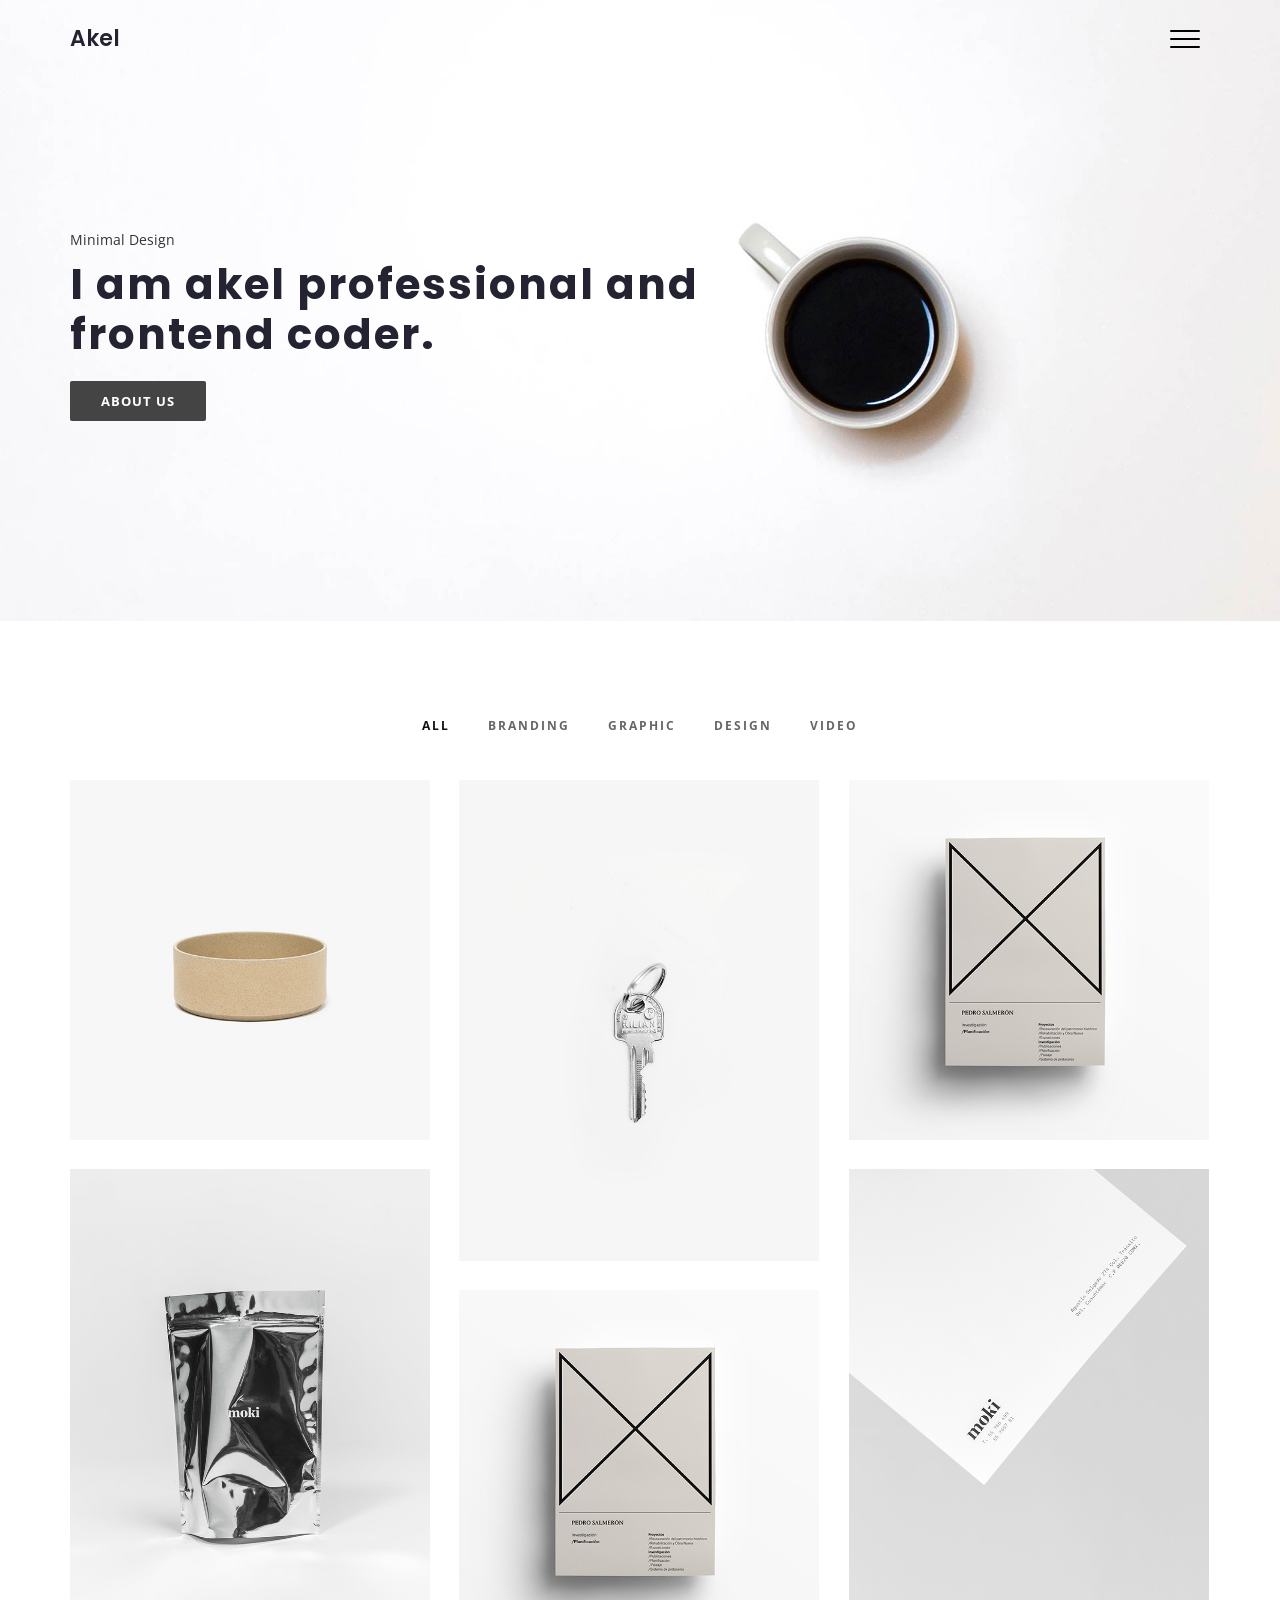
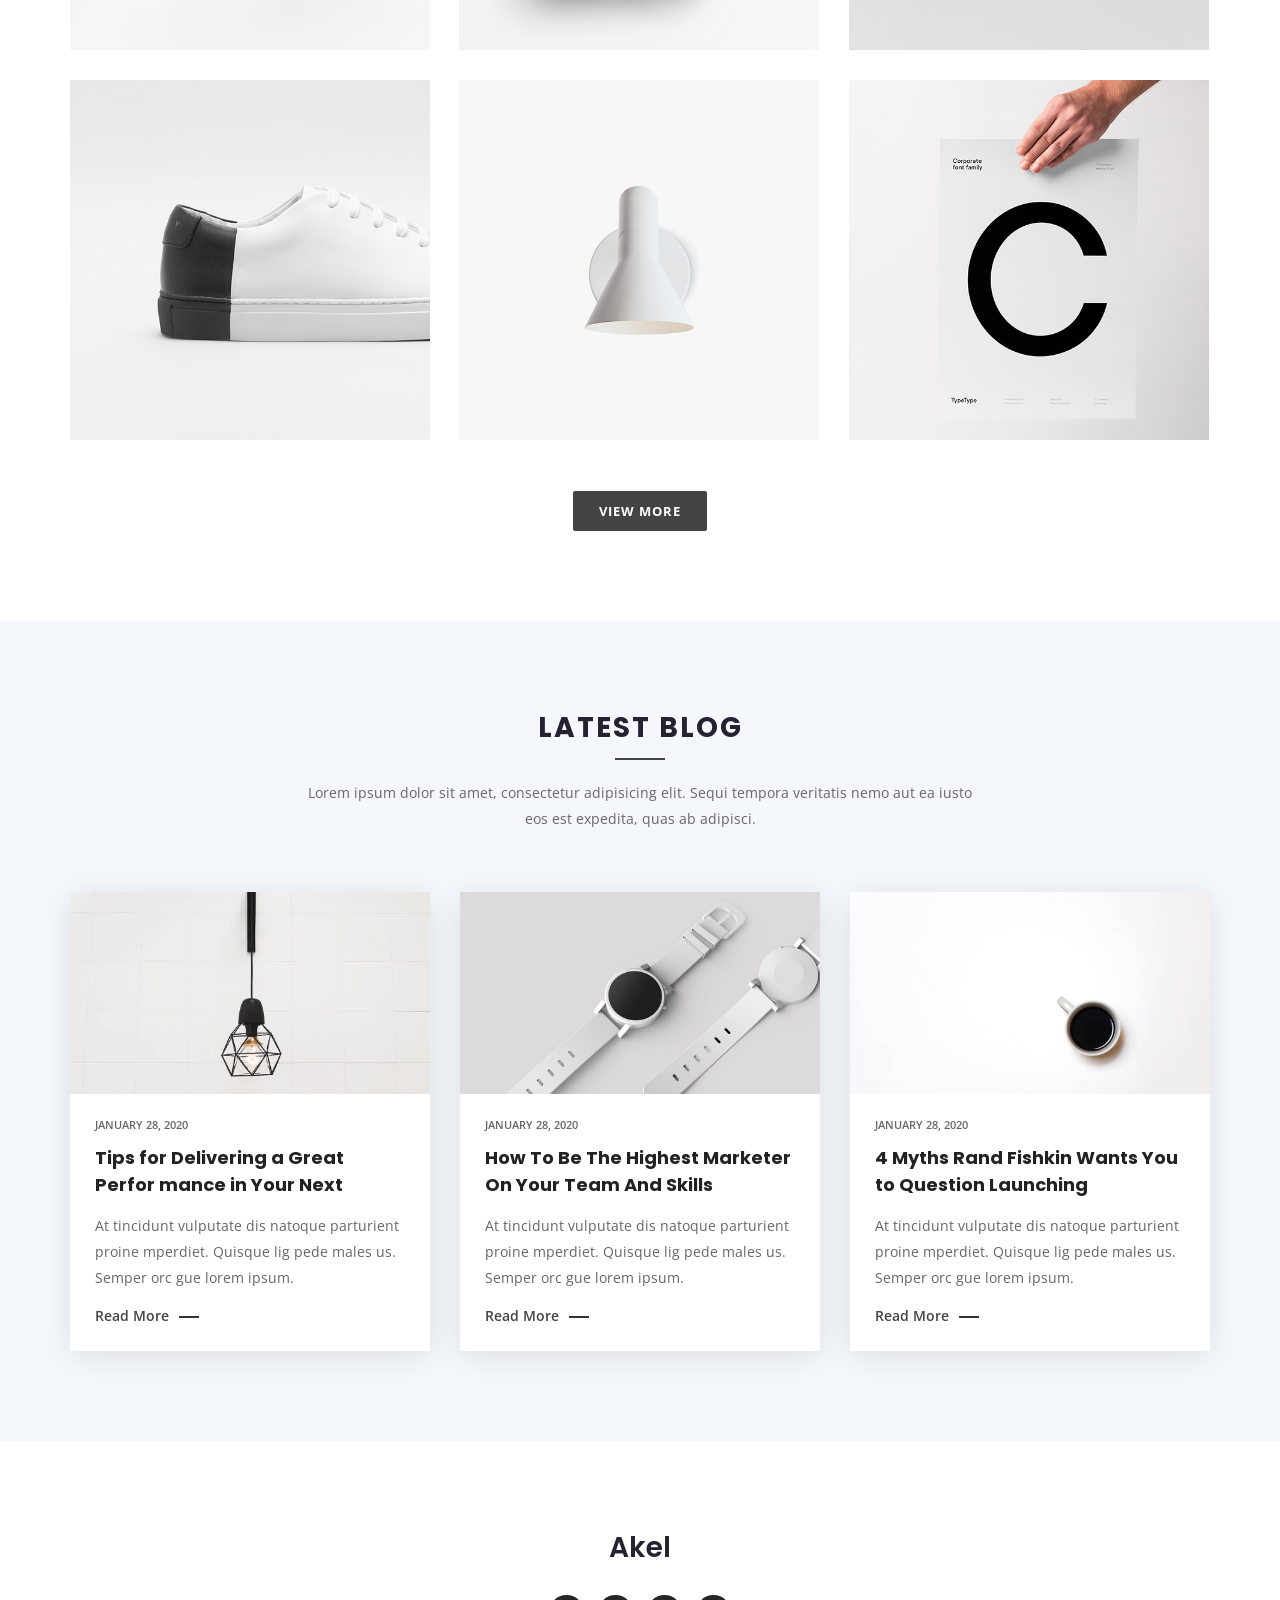
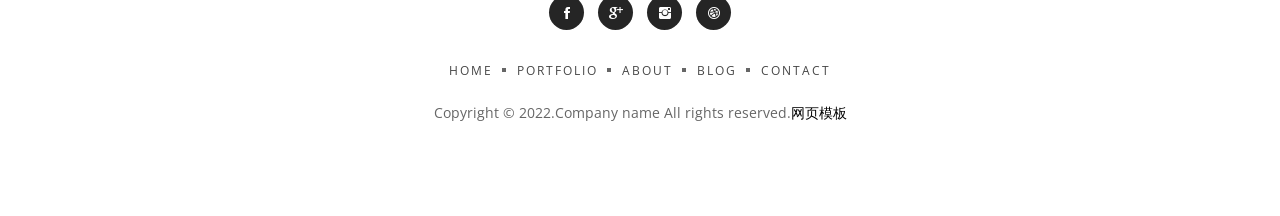
<file: test/index-2.html>
<!doctype html>
<html class="no-js" lang="">
    <head>
        <meta charset="utf-8">
        <meta http-equiv="x-ua-compatible" content="ie=edge">
        <title>Akel - Minimal Portfolio Template</title>
        <meta name="description" content="">
        <meta name="viewport" content="width=device-width, initial-scale=1">

		<!-- All CSS Files Here -->
        <link rel="stylesheet" href="static/css/bootstrap.min.css">
        <link rel="stylesheet" href="static/css/et-line-fonts.css">
        <link rel="stylesheet" href="static/css/ionicons.min.css">
        <link rel="stylesheet" href="static/css/magnific-popup.css">
        <link rel="stylesheet" href="static/css/meanmenu.css">
        <link rel="stylesheet" href="static/css/global.css">
        <link rel="stylesheet" href="static/css/style.css">
        <link rel="stylesheet" href="static/css/responsive.css">
        <script src="static/js/modernizr-2.8.3.min.js"></script>
    </head>
    <body>
        <!--[if lt IE 8]>
            <p class="browserupgrade">You are using an <strong>outdated</strong> browser. Please <a href="http://browsehappy.com/">upgrade your browser</a> to improve your experience.</p>
        <![endif]-->

        <!-- Add your site or application content here -->
 		<!-- PRELOADER -->
		<div class="page-loader">
			<div class="loader">Loading...</div>
		</div>
		<!-- /PRELOADER -->
		<!-- header start -->
		<header id="sticky-header" class="header-fixed">
			<div class="header-area">
				<div class="container sm-100">
					<div class="row">
						<div class="col-md-3 col-sm-2">
							<div class="logo text-upper">
								<h4><a href="index.html">Akel</a></h4>
							</div>
						</div>
						<div class="col-md-9 col-sm-10">
							<div class="menu-area hidden-xs">
								<div class="hamburger hamburger--collapse">
									<div class="hamburger-box">
										<div class="hamburger-inner"></div>
									</div>
								</div>
								<nav class="hamburger-menu">
									<ul class="basic-menu clearfix">
										<li><a href="index.html">Home</a>
											<ul>
												<li><a href="index.html">Home Default </a></li>
												<li><a href="">Home Two</a></li>
												<li><a href="index-black.html">Home black</a></li>
												<li><a href="index-black-full.html">Home black Full</a></li>
												<li><a href="index-box.html">Home box</a></li>
												<li><a href="index-video.html">Home video BG</a></li>
												<li><a href="index-slider.html">Home slider</a></li>
												<li><a href="index-slider-full.html">Home Slider Full</a></li>
												<li><a href="index-white-no-img.html">Home White</a></li>
											</ul>
										</li>
										<li><a href="about.html">about</a></li>
										<!-- PORTFOLIO -->
										<li>
											<a href="portfolio-single.html">Portfolio</a>
											<ul>
												<li><a href="portfolio-single.html">Single 1 - standartd 1</a></li>
												<li><a href="portfolio-single-2.html">Single 2 - standartd 2</a></li>
												<li><a href="portfolio-single-gallery.html">Single 3 - img gallery</a></li>
												<li><a href="portfolio-single-video-gallery.html">Single 4 - video gallery</a></li>
												<li><a href="portfolio-single-slider.html">Single 5 - slider</a></li>
												<li><a href="portfolio-single-vimeo.html">Single 6 - vimeo video</a></li>
												<li><a href="portfolio-single-youtube.html">Single 7 - youtube video</a></li>

											</ul>
										</li>
										<!-- END PORTFOLIO -->
										<li><a href="service.html">Service</a></li>
										<li><a href="#">Pages</a>
											<ul>
												<li><a href="about.html">About Us</a></li>
												<li><a href="service.html">Service</a></li>
												<li><a href="pricing.html">Pricing</a></li>
												<li><a href="contact.html">Contact</a></li>
												<li><a href="404.html">404 Page</a></li>
											</ul>
										</li>
										<!-- BLOG -->
										<li>
											<a href="blog.html">Blog</a>
											<ul>
												<li><a href="blog-3-col.html">3 Columns</a></li>
												<li><a href="blog.html">Right Sidebar</a></li>
												<li><a href="blog-details.html">details left sidebar</a></li>
												<li><a href="blog-details-video.html">details with video</a></li>
											</ul>
										</li>
										<!-- END BLOG -->
										<li><a href="contact.html">Contact</a></li>
									</ul>
								</nav>
							</div>
							<!-- basic-mobile-menu -->
							<div class="basic-mobile-menu visible-xs">
								<nav id="mobile-nav">
									<ul>
										<li><a href="index.html">Home</a>
											<ul>
												<li><a href="index.html">Home Default </a></li>
												<li><a href="">Home Two</a></li>
												<li><a href="index-black.html">Home black</a></li>
												<li><a href="index-black-full.html">Home black Full</a></li>
												<li><a href="index-box.html">Home box</a></li>
												<li><a href="index-video.html">Home video BG</a></li>
												<li><a href="index-slider.html">Home slider</a></li>
												<li><a href="index-slider-full.html">Home Slider Full</a></li>
												<li><a href="index-white-no-img.html">Home White</a></li>
											</ul>
										</li>
										<li><a href="about.html">about</a></li>
										<!-- PORTFOLIO -->
										<li>
											<a href="portfolio-single.html">Portfolio</a>
											<ul>
												<li><a href="portfolio-single.html">Single 1 - standartd 1</a></li>
												<li><a href="portfolio-single-2.html">Single 2 - standartd 2</a></li>
												<li><a href="portfolio-single-gallery.html">Single 3 - img gallery</a></li>
												<li><a href="portfolio-single-video-gallery.html">Single 4 - video gallery</a></li>
												<li><a href="portfolio-single-slider.html">Single 5 - slider</a></li>
												<li><a href="portfolio-single-vimeo.html">Single 6 - vimeo video</a></li>
												<li><a href="portfolio-single-youtube.html">Single 7 - youtube video</a></li>

											</ul>
										</li>
										<!-- END PORTFOLIO -->
										<li><a href="service.html">Service</a></li>
										<li><a href="#">Pages</a>
											<ul>
												<li><a href="about.html">About Us</a></li>
												<li><a href="service.html">Service</a></li>
												<li><a href="pricing.html">Pricing</a></li>
												<li><a href="contact.html">Contact</a></li>
												<li><a href="404.html">404 Page</a></li>
											</ul>
										</li>
										<!-- BLOG -->
										<li>
											<a href="blog.html">Blog</a>
											<ul>
												<li><a href="blog-3-col.html">3 Columns</a></li>
												<li><a href="blog.html">Right Sidebar</a></li>
												<li><a href="blog-details.html">details left sidebar</a></li>
												<li><a href="blog-details-video.html">details with video</a></li>
											</ul>
										</li>
										<!-- END BLOG -->
										<li><a href="contact.html">Contact</a></li>
									</ul>
								</nav>
							</div>
						</div>
					</div>
				</div>
			</div>
		</header>
		<!-- header end -->

		<!-- basic-slider start -->
		<div class="basic-slider bg-center ptb-200" style="background-image: url(static/image/white.jpg)">
			<div class="container">
				<div class="hero-caption pt-30">
					<div class="slider-content hero-text">
						<span>Minimal Design</span>
						<h2>I am akel professional and <br> frontend coder.</h2>
						<a href="about.html" class="btn">About Us</a>
					</div>
				</div>
			</div>
		</div>
		<!-- basic-slider end -->
		<!-- basic-portfolio-area start -->
		<div class="basic-portfolio-area ptb-90">
			<div class="container">
				<div class="filter-menu text-center mb-40">
					<button class="active" data-filter="*">ALL</button>
					<button data-filter=".branding">Branding </button>
					<button data-filter=".graphic">Graphic</button>
					<button data-filter=".design">Design </button>
					<button data-filter=".video">Video</button>
				</div>
				<div id="portfolio-grid" class="row-portfolio portfolio-style-2">
					<div class="portfolio-item branding video">
						<div class="portfolio-wrapper">
							<div class="portfolio-thumb">
								<img src="static/picture/project1.jpg" alt="">
								<div class="view-icon">
									<a href="portfolio-single.html"><i class="ion-arrow-right-c"></i></a>
								</div>
							</div>
							<div class="portfolio-caption text-left">
								<div class="work-tag">
									<p>Web Design</p>
								</div>
								<h4><a href="portfolio-single.html">Brand Redesign Works</a></h4>
							</div>
						</div>
					</div>
					<div class="portfolio-item graphic">
						<div class="portfolio-wrapper">
							<div class="portfolio-thumb">
								<img src="static/picture/m-project1.jpg" alt="">
								<div class="view-icon">
									<a class="popup-video" href="javascript:;"><i class="ion-ios-play"></i></a>
								</div>
							</div>
							<div class="portfolio-caption text-left">
								<div class="work-tag">
									<p>Web Design</p>
								</div>
								<h4><a href="portfolio-single.html">Brand Redesign Works</a></h4>
							</div>
						</div>
					</div>
					<div class="portfolio-item video">
						<div class="portfolio-wrapper">
							<div class="portfolio-thumb">
								<img src="static/picture/project2.jpg" alt="">
								<div class="view-icon">
									<a href="portfolio-single.html"><i class="ion-arrow-right-c"></i></a>
								</div>
							</div>
							<div class="portfolio-caption text-left">
								<div class="work-tag">
									<p>Web Design</p>
								</div>
								<h4><a href="portfolio-single.html">Brand Redesign Works</a></h4>
							</div>
						</div>
					</div>
					<div class="portfolio-item graphic">
						<div class="portfolio-wrapper">
							<div class="portfolio-thumb">
								<img src="static/picture/m-project2.jpg" alt="">
								<div class="view-icon">
									<a class="popup-link" href="static/picture/m-project2.jpg"><i class="ion-android-search"></i></a>
								</div>
							</div>
							<div class="portfolio-caption text-left">
								<div class="work-tag">
									<p>Web Design</p>
								</div>
								<h4><a href="portfolio-single.html">Brand Redesign Works</a></h4>
							</div>
						</div>
					</div>
					<div class="portfolio-item branding design">
						<div class="portfolio-wrapper">
							<div class="portfolio-thumb">
								<img src="static/picture/m-project3.jpg" alt="">
								<div class="view-icon">
									<a class="popup-video" href="javascript:;"><i class="ion-ios-play"></i></a>
								</div>
							</div>
							<div class="portfolio-caption text-left">
								<div class="work-tag">
									<p>Web Design</p>
								</div>
								<h4><a href="portfolio-single.html">Brand Redesign Works</a></h4>
							</div>
						</div>
					</div>
					<div class="portfolio-item graphic video">
						<div class="portfolio-wrapper">
							<div class="portfolio-thumb">
								<img src="static/picture/project2.jpg" alt="">
								<div class="view-icon">
									<a class="popup-link" href="static/picture/project2.jpg"><i class="ion-android-search"></i></a>
								</div>
							</div>
							<div class="portfolio-caption text-left">
								<div class="work-tag">
									<p>Web Design</p>
								</div>
								<h4><a href="portfolio-single.html">Brand Redesign Works</a></h4>
							</div>
						</div>
					</div>
					<div class="portfolio-item">
						<div class="portfolio-wrapper">
							<div class="portfolio-thumb">
								<img src="static/picture/project4.jpg" alt="">
								<div class="view-icon">
									<a class="popup-link" href="static/picture/project4.jpg"><i class="ion-android-search"></i></a>
								</div>
							</div>
							<div class="portfolio-caption text-left">
								<div class="work-tag">
									<p>Web Design</p>
								</div>
								<h4><a href="portfolio-single.html">Brand Redesign Works</a></h4>
							</div>
						</div>
					</div>
					<div class="portfolio-item branding design">
						<div class="portfolio-wrapper">
							<div class="portfolio-thumb">
								<img src="static/picture/project3.jpg" alt="">
								<div class="view-icon">
									<a href="portfolio-single.html">
										<i class="ion-arrow-right-c"></i>
									</a>
								</div>
							</div>
							<div class="portfolio-caption text-left">
								<div class="work-tag">
									<p>Web Design</p>
								</div>
								<h4>
									<a href="portfolio-single.html">Brand Redesign Works</a>
								</h4>
							</div>
						</div>
					</div>
					<div class="portfolio-item design">
						<div class="portfolio-wrapper">
							<div class="portfolio-thumb">
								<img src="static/picture/project5.jpg" alt="">
								<div class="view-icon">
									<a class="popup-link" href="static/picture/project5.jpg"><i class="ion-android-search"></i></a>
								</div>
							</div>
							<div class="portfolio-caption text-left">
								<div class="work-tag">
									<p>Web Design</p>
								</div>
								<h4><a href="portfolio-single.html">Brand Redesign Works</a></h4>
							</div>
						</div>
					</div>
				</div>
				<div class="view-more mt-20 text-center">
					<a class="btn btn-large" href="#">View More</a>
				</div>
			</div>
		</div>
		<!-- basic-portfolio-area end -->
		<!-- basic-blog-area -->
		<div class="basic-blo-area gray-bg pt-90 pb-50">
			<div class="container">
				<div class="area-title text-center">
					<h2>Latest Blog</h2>
					<p>Lorem ipsum dolor sit amet, consectetur adipisicing elit. Sequi tempora veritatis nemo aut ea iusto eos est
						expedita,
						quas ab adipisci.</p>
				</div>
				<div class="row">
					<div class="col-md-4 blog-item mb-40">
						<div class="blog-wrapper blog-column">
							<div class="blog-thumb">
								<a href="blog-details.html">
									<img src="static/picture/1.jpg" alt="">
								</a>
							</div>
							<div class="blog-desc">
								<div class="meta-info">
									<ul>
										<li class="posts-time">January 28, 2020</li>
									</ul>
								</div>
								<div class="blog-content">
									<h2 class="blog-title">
										<a href="blog-details.html">Tips for Delivering a Great Perfor mance in Your Next</a>
									</h2>
									<p>At tincidunt vulputate dis natoque parturient proine mperdiet. Quisque lig pede males us. Semper orc gue
										lorem
										ipsum.</p>
								</div>
								<div class="link-box">
									<a href="blog-details.html">Read More</a>
								</div>
							</div>
						</div>
					</div>
					<div class="col-md-4 blog-item mb-40">
						<div class="blog-wrapper blog-column">
							<div class="blog-thumb">
								<a href="blog-details.html">
									<img src="static/picture/4.jpg" alt="">
								</a>
							</div>
							<div class="blog-desc">
								<div class="meta-info">
									<ul>
										<li class="posts-time">January 28, 2020</li>
									</ul>
								</div>
								<div class="blog-content">
									<h2 class="blog-title">
										<a href="blog-details.html">How To Be The Highest Marketer On Your Team And Skills</a>
									</h2>
									<p>At tincidunt vulputate dis natoque parturient proine mperdiet. Quisque lig pede males us. Semper orc gue
										lorem ipsum.</p>
								</div>
								<div class="link-box">
									<a href="blog-details.html">Read More</a>
								</div>
							</div>
						</div>
					</div>
					<div class="col-md-4 blog-item mb-40">
						<div class="blog-wrapper blog-column">
							<div class="blog-thumb">
								<a href="blog-details.html">
									<img src="static/picture/3.jpg" alt="">
								</a>
							</div>
							<div class="blog-desc">
								<div class="meta-info">
									<ul>
										<li class="posts-time">January 28, 2020</li>
									</ul>
								</div>
								<div class="blog-content">
									<h2 class="blog-title">
										<a href="blog-details.html">4 Myths Rand Fishkin Wants You to Question Launching </a>
									</h2>
									<p>At tincidunt vulputate dis natoque parturient proine mperdiet. Quisque lig pede males us. Semper orc gue
										lorem ipsum.</p>
								</div>
								<div class="link-box">
									<a href="blog-details.html">Read More</a>
								</div>
							</div>
						</div>
					</div>
				</div>
			</div>
		</div>
		<!-- basic-blog-area end -->
		<!-- footer start -->
		<footer>
			<div class="basic-footer text-center ptb-90">
				<div class="container">
					<div class="footer-logo mb-30">
						<h3><a href="index.html">Akel</a></h3>
					</div>
					<div class="social-icon">
						<a href="#"><i class="ion-social-facebook"></i></a>
						<a href="#"><i class="ion-social-googleplus"></i></a>
						<a href="#"><i class="ion-social-instagram"></i></a>
						<a href="#"><i class="ion-social-dribbble"></i></a>
					</div>
					<div class="footer-menu mt-30">
						<nav>
							<ul>
								<li><a href="#">Home</a></li>
								<li><a href="#">Portfolio</a></li>
								<li><a href="#">About</a></li>
								<li><a href="#">Blog</a></li>
								<li><a href="#">Contact</a></li>
							</ul>
						</nav>
					</div>
					<div class="copyright mt-20">
						<p>Copyright &copy; 2022.Company name All rights reserved.<a target="_blank" href="https://sc.chinaz.com/moban/">&#x7F51;&#x9875;&#x6A21;&#x677F;</a></p>
					</div>
				</div>
			</div>
		</footer>
		<!-- footer end -->


		<!-- All js plugins here -->
        <script src="static/js/jquery-1.12.0.min.js"></script>
        <script src="static/js/bootstrap.min.js"></script>
        <script src="static/js/isotope.pkgd.min.js"></script>
        <script src="static/js/imagesloaded.pkgd.min.js"></script>
        <script src="static/js/jquery.magnific-popup.min.js"></script>
        <script src="static/js/jquery.meanmenu.js"></script>
        <script src="static/js/plugins.js"></script>
        <script src="static/js/main.js"></script>
    </body>
</html>
</file>
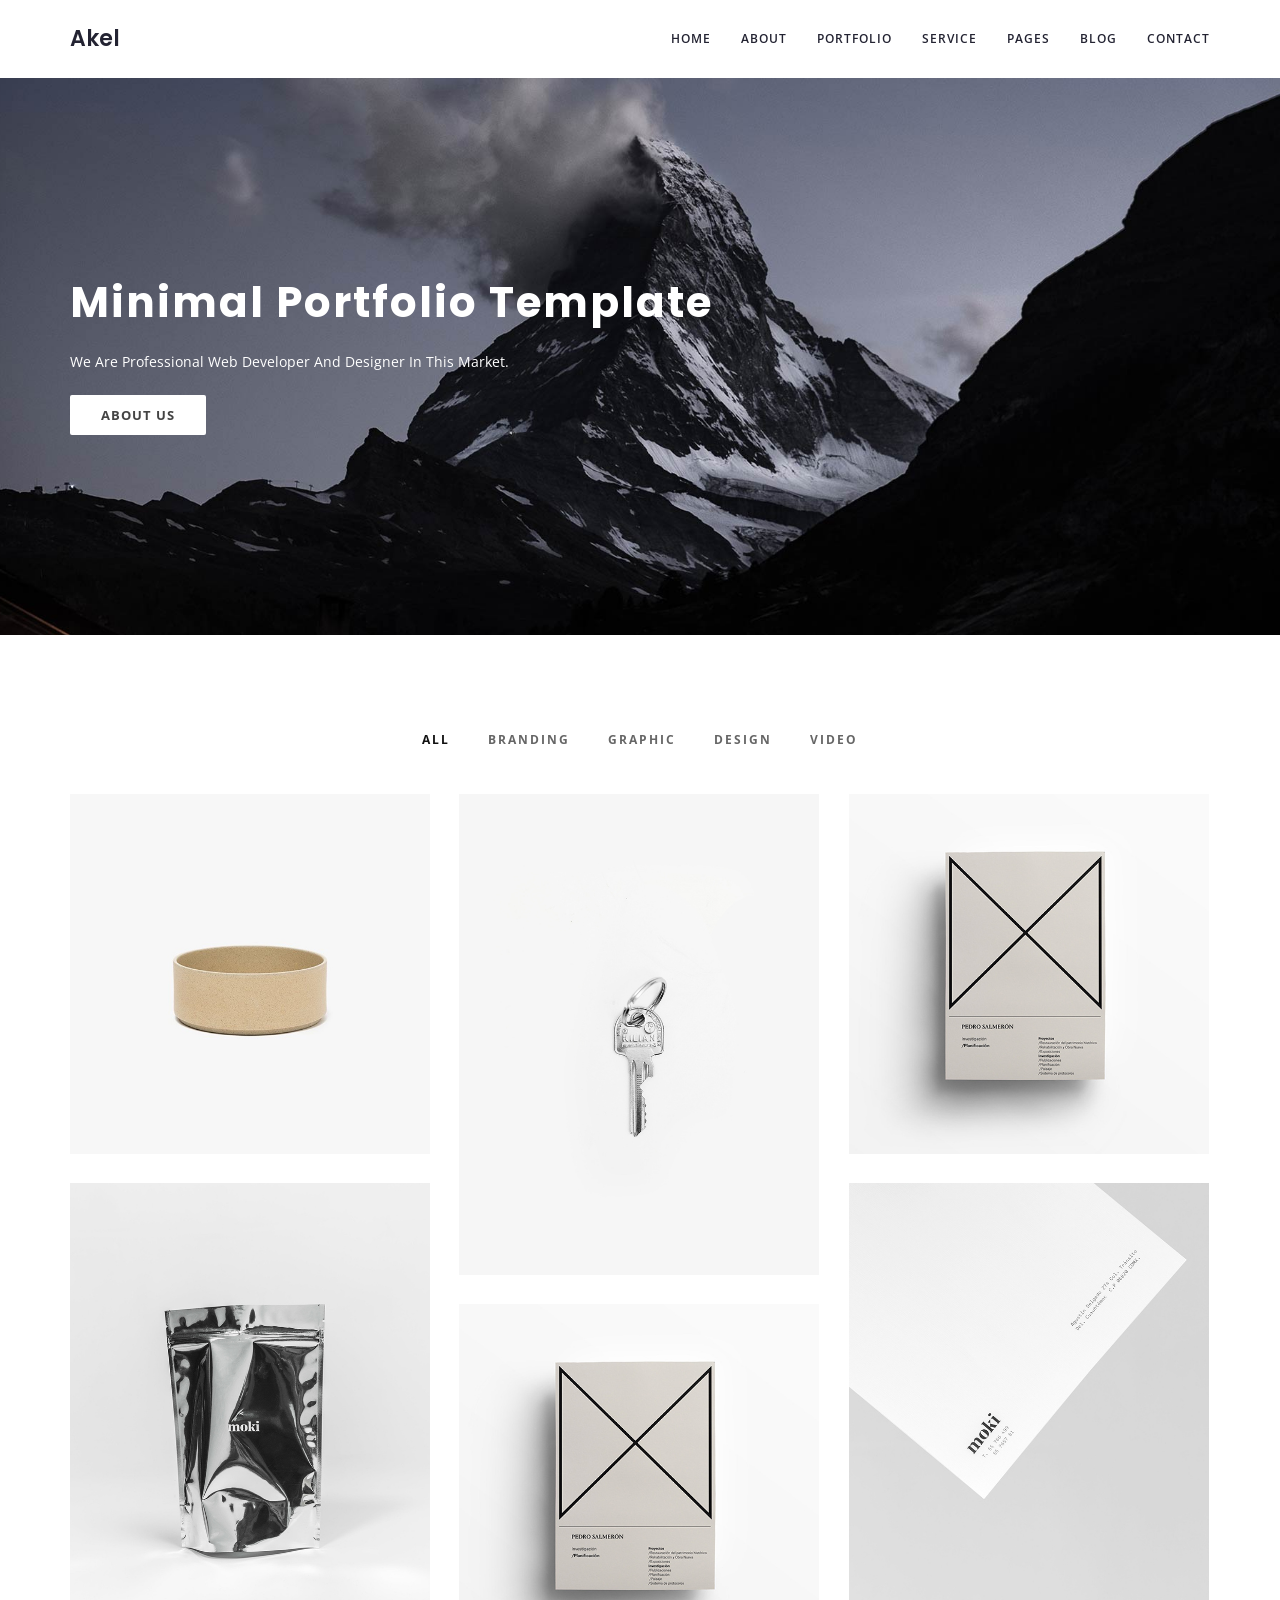
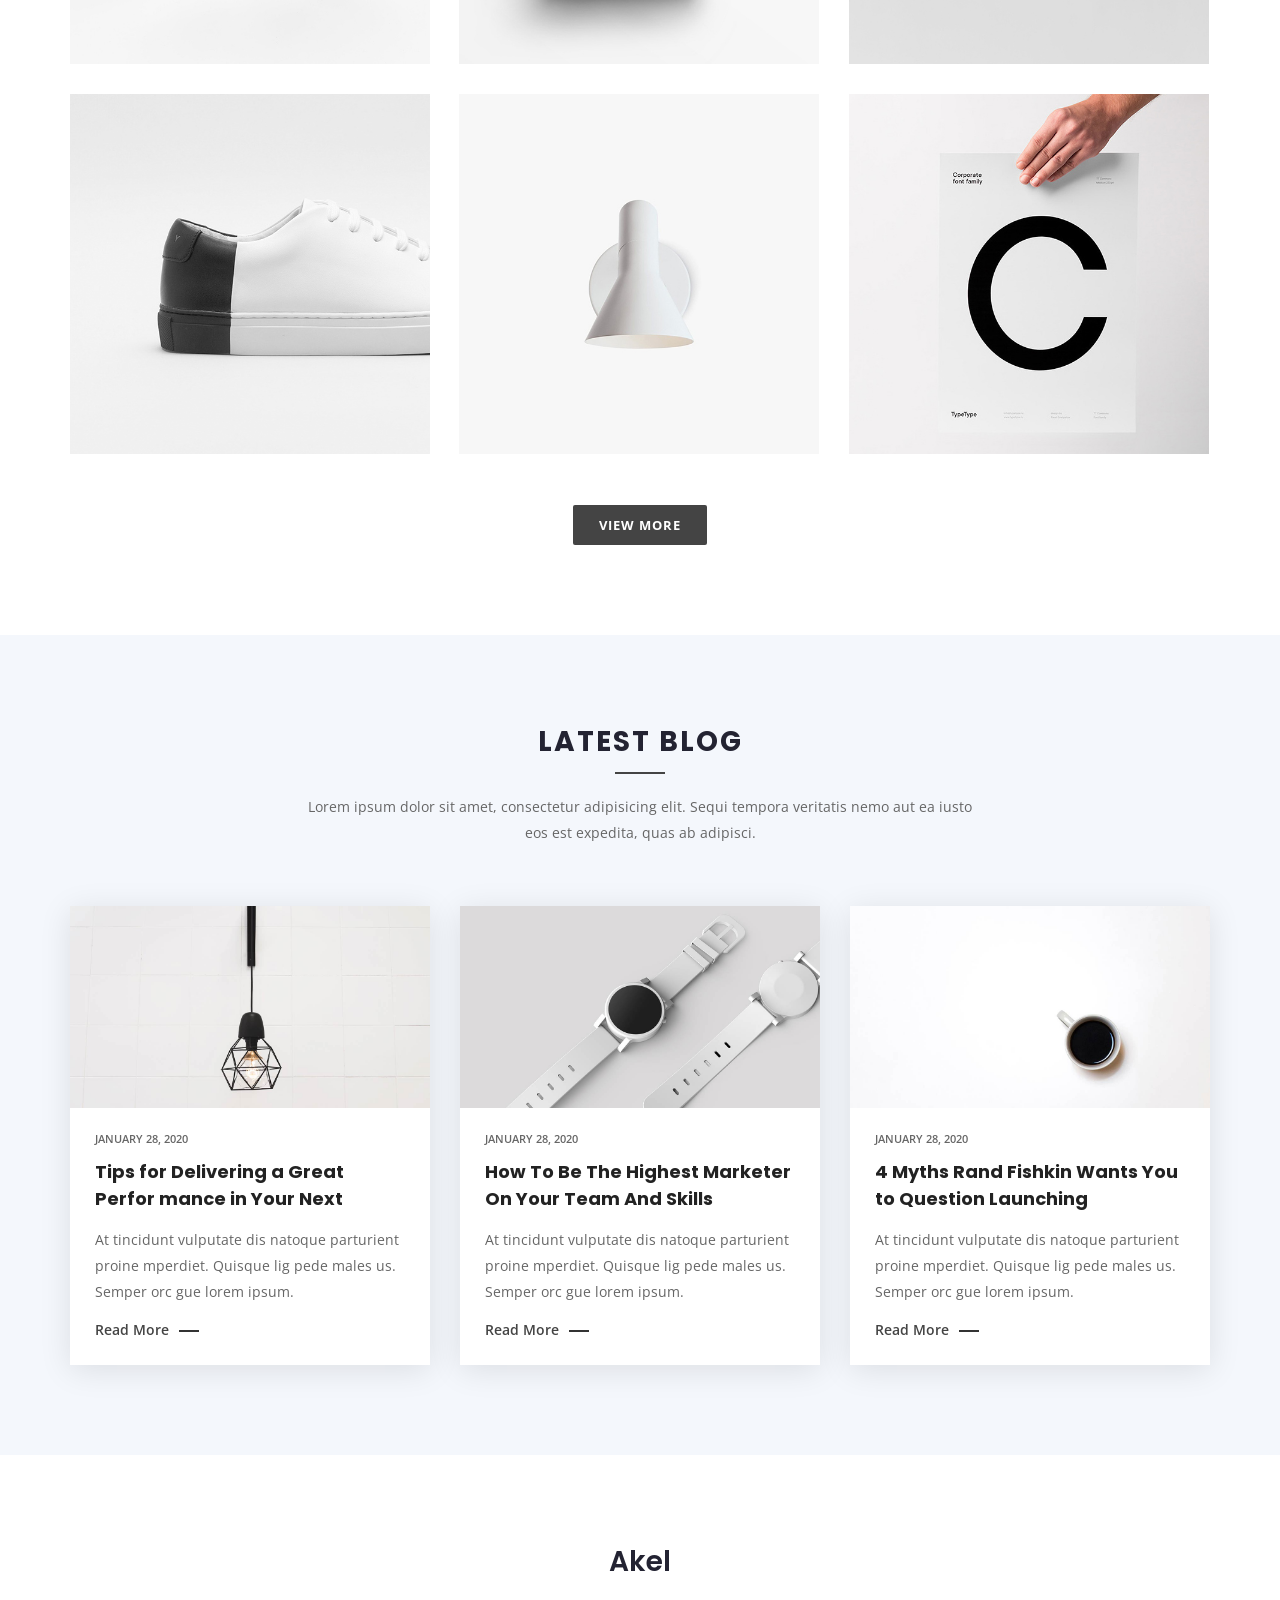
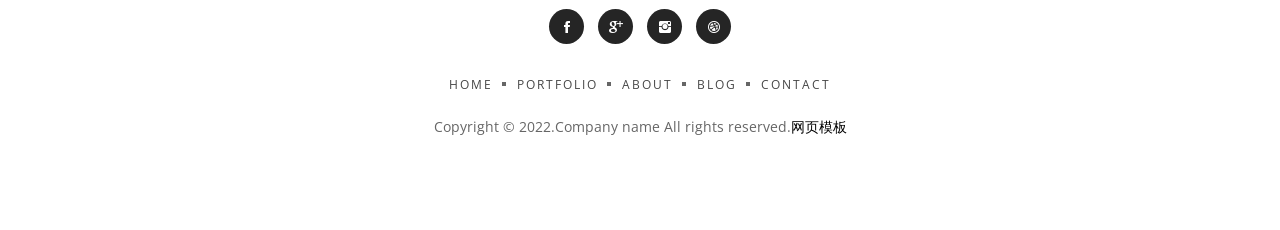
<file: test/index-black-full.html>
<!doctype html>
<html class="no-js" lang="">
    <head>
        <meta charset="utf-8">
        <meta http-equiv="x-ua-compatible" content="ie=edge">
        <title>Akel - Minimal Portfolio Template</title>
        <meta name="description" content="">
        <meta name="viewport" content="width=device-width, initial-scale=1">

		<!-- All CSS Files Here -->
        <link rel="stylesheet" href="static/css/bootstrap.min.css">
        <link rel="stylesheet" href="static/css/et-line-fonts.css">
        <link rel="stylesheet" href="static/css/ionicons.min.css">
        <link rel="stylesheet" href="static/css/magnific-popup.css">
        <link rel="stylesheet" href="static/css/meanmenu.css">
        <link rel="stylesheet" href="static/css/global.css">
        <link rel="stylesheet" href="static/css/style.css">
        <link rel="stylesheet" href="static/css/responsive.css">
        <script src="static/js/modernizr-2.8.3.min.js"></script>
    </head>
    <body>
        <!--[if lt IE 8]>
            <p class="browserupgrade">You are using an <strong>outdated</strong> browser. Please <a href="http://browsehappy.com/">upgrade your browser</a> to improve your experience.</p>
        <![endif]-->

        <!-- Add your site or application content here -->
 		<!-- PRELOADER -->
		<div class="page-loader">
			<div class="loader">Loading...</div>
		</div>
		<!-- /PRELOADER -->

		<!-- header start -->
		<header id="sticky-header">
			<div class="header-area">
				<div class="container sm-100">
					<div class="row">
						<div class="col-md-3 col-sm-2">
							<div class="logo text-upper">
								<h4><a href="index.html">Akel</a></h4>
							</div>
						</div>
						<div class="col-md-9 col-sm-10">
							<div class="menu-area hidden-xs">
								<nav>
									<ul class="basic-menu clearfix">
										<li><a href="index.html">Home</a>
											<ul>
												<li><a href="index.html">Home Default </a></li>
												<li><a href="index-2.html">Home Two</a></li>
												<li><a href="index-black.html">Home black</a></li>
												<li><a href="">Home black Full</a></li>
												<li><a href="index-box.html">Home box</a></li>
												<li><a href="index-video.html">Home video BG</a></li>
												<li><a href="index-slider.html">Home slider</a></li>
												<li><a href="index-slider-full.html">Home Slider Full</a></li>
												<li><a href="index-white-no-img.html">Home White</a></li>
											</ul>
										</li>
										<li><a href="about.html">about</a></li>
										<!-- PORTFOLIO -->
										<li>
											<a href="portfolio-single.html">Portfolio</a>
											<ul>
												<li><a href="portfolio-single.html">Single 1 - standartd 1</a></li>
												<li><a href="portfolio-single-2.html">Single 2 - standartd 2</a></li>
												<li><a href="portfolio-single-gallery.html">Single 3 - img gallery</a></li>
												<li><a href="portfolio-single-video-gallery.html">Single 4 - video gallery</a></li>
												<li><a href="portfolio-single-slider.html">Single 5 - slider</a></li>
												<li><a href="portfolio-single-vimeo.html">Single 6 - vimeo video</a></li>
												<li><a href="portfolio-single-youtube.html">Single 7 - youtube video</a></li>

											</ul>
										</li>
										<!-- END PORTFOLIO -->
										<li><a href="service.html">Service</a></li>
										<li><a href="#">Pages</a>
											<ul>
												<li><a href="about.html">About Us</a></li>
												<li><a href="service.html">Service</a></li>
												<li><a href="pricing.html">Pricing</a></li>
												<li><a href="contact.html">Contact</a></li>
												<li><a href="404.html">404 Page</a></li>
											</ul>
										</li>
										<!-- BLOG -->
										<li>
											<a href="blog.html">Blog</a>
											<ul>
												<li><a href="blog-3-col.html">3 Columns</a></li>
												<li><a href="blog.html">Right Sidebar</a></li>
												<li><a href="blog-details.html">details left sidebar</a></li>
												<li><a href="blog-details-video.html">details with video</a></li>
											</ul>
										</li>
										<!-- END BLOG -->
										<li><a href="contact.html">Contact</a></li>
									</ul>
								</nav>
							</div>
							<!-- basic-mobile-menu -->
							<div class="basic-mobile-menu visible-xs">
								<nav id="mobile-nav">
									<ul>
										<li><a href="index.html">Home</a>
											<ul>
												<li><a href="index.html">Home Default </a></li>
												<li><a href="index-2.html">Home Two</a></li>
												<li><a href="index-black.html">Home black</a></li>
												<li><a href="">Home black Full</a></li>
												<li><a href="index-box.html">Home box</a></li>
												<li><a href="index-video.html">Home video BG</a></li>
												<li><a href="index-slider.html">Home slider</a></li>
												<li><a href="index-slider-full.html">Home Slider Full</a></li>
												<li><a href="index-white-no-img.html">Home White</a></li>
											</ul>
										</li>
										<li><a href="about.html">about</a></li>
										<!-- PORTFOLIO -->
										<li>
											<a href="portfolio-single.html">Portfolio</a>
											<ul>
												<li><a href="portfolio-single.html">Single 1 - standartd 1</a></li>
												<li><a href="portfolio-single-2.html">Single 2 - standartd 2</a></li>
												<li><a href="portfolio-single-gallery.html">Single 3 - img gallery</a></li>
												<li><a href="portfolio-single-video-gallery.html">Single 4 - video gallery</a></li>
												<li><a href="portfolio-single-slider.html">Single 5 - slider</a></li>
												<li><a href="portfolio-single-vimeo.html">Single 6 - vimeo video</a></li>
												<li><a href="portfolio-single-youtube.html">Single 7 - youtube video</a></li>

											</ul>
										</li>
										<!-- END PORTFOLIO -->
										<li><a href="service.html">Service</a></li>
										<li><a href="#">Pages</a>
											<ul>
												<li><a href="about.html">About Us</a></li>
												<li><a href="service.html">Service</a></li>
												<li><a href="pricing.html">Pricing</a></li>
												<li><a href="contact.html">Contact</a></li>
												<li><a href="404.html">404 Page</a></li>
											</ul>
										</li>
										<!-- BLOG -->
										<li>
											<a href="blog.html">Blog</a>
											<ul>
												<li><a href="blog-3-col.html">3 Columns</a></li>
												<li><a href="blog.html">Right Sidebar</a></li>
												<li><a href="blog-details.html">details left sidebar</a></li>
												<li><a href="blog-details-video.html">details with video</a></li>
											</ul>
										</li>
										<!-- END BLOG -->
										<li><a href="contact.html">Contact</a></li>
									</ul>
								</nav>
							</div>
						</div>
					</div>
				</div>
			</div>
		</header>
		<!-- header end -->

		<!-- basic-slider start -->
		<div class="basic-slider ptb-200 bg" style="background-image: url(static/image/black.jpg)">
			<div class="container">
				<div class="hero-caption">
					<div class="slider-content hero-text text-Akel">
						<h2>Minimal Portfolio Template</h2>
						<p>We are Professional web developer and designer in this market.</p>
						<a class="btn" href="about.html">About Us</a>
					</div>
				</div>
			</div>
		</div>
		<!-- basic-slider end -->
		<!-- basic-portfolio-area start -->
		<div class="basic-portfolio-area ptb-90">
			<div class="container">
				<div class="filter-menu text-center mb-40">
					<button class="active" data-filter="*">ALL</button>
					<button data-filter=".branding">Branding </button>
					<button data-filter=".graphic">Graphic</button>
					<button data-filter=".design">Design </button>
					<button data-filter=".video">Video</button>
				</div>
				<div id="portfolio-grid" class="row-portfolio portfolio-style-2">
					<div class="portfolio-item branding video">
						<div class="portfolio-wrapper">
							<div class="portfolio-thumb">
								<img src="static/picture/project1.jpg" alt="">
								<div class="view-icon">
									<a href="portfolio-single.html">
										<i class="ion-arrow-right-c"></i>
									</a>
								</div>
							</div>
							<div class="portfolio-caption text-left">
								<div class="work-tag">
									<p>Web Design</p>
								</div>
								<h4>
									<a href="portfolio-single.html">Brand Redesign Works</a>
								</h4>
							</div>
						</div>
					</div>
					<div class="portfolio-item graphic">
						<div class="portfolio-wrapper">
							<div class="portfolio-thumb">
								<img src="static/picture/m-project1.jpg" alt="">
								<div class="view-icon">
									<a class="popup-video" href="javascript:;">
										<i class="ion-ios-play"></i>
									</a>
								</div>
							</div>
							<div class="portfolio-caption text-left">
								<div class="work-tag">
									<p>Web Design</p>
								</div>
								<h4>
									<a href="portfolio-single.html">Brand Redesign Works</a>
								</h4>
							</div>
						</div>
					</div>
					<div class="portfolio-item video">
						<div class="portfolio-wrapper">
							<div class="portfolio-thumb">
								<img src="static/picture/project2.jpg" alt="">
								<div class="view-icon">
									<a href="portfolio-single.html">
										<i class="ion-arrow-right-c"></i>
									</a>
								</div>
							</div>
							<div class="portfolio-caption text-left">
								<div class="work-tag">
									<p>Web Design</p>
								</div>
								<h4>
									<a href="portfolio-single.html">Brand Redesign Works</a>
								</h4>
							</div>
						</div>
					</div>
					<div class="portfolio-item graphic">
						<div class="portfolio-wrapper">
							<div class="portfolio-thumb">
								<img src="static/picture/m-project2.jpg" alt="">
								<div class="view-icon">
									<a class="popup-link" href="static/picture/m-project2.jpg">
										<i class="ion-android-search"></i>
									</a>
								</div>
							</div>
							<div class="portfolio-caption text-left">
								<div class="work-tag">
									<p>Web Design</p>
								</div>
								<h4>
									<a href="portfolio-single.html">Brand Redesign Works</a>
								</h4>
							</div>
						</div>
					</div>
					<div class="portfolio-item branding design">
						<div class="portfolio-wrapper">
							<div class="portfolio-thumb">
								<img src="static/picture/m-project3.jpg" alt="">
								<div class="view-icon">
									<a class="popup-video" href="javascript:;">
										<i class="ion-ios-play"></i>
									</a>
								</div>
							</div>
							<div class="portfolio-caption text-left">
								<div class="work-tag">
									<p>Web Design</p>
								</div>
								<h4>
									<a href="portfolio-single.html">Brand Redesign Works</a>
								</h4>
							</div>
						</div>
					</div>
					<div class="portfolio-item graphic video">
						<div class="portfolio-wrapper">
							<div class="portfolio-thumb">
								<img src="static/picture/project2.jpg" alt="">
								<div class="view-icon">
									<a class="popup-link" href="static/picture/project2.jpg">
										<i class="ion-android-search"></i>
									</a>
								</div>
							</div>
							<div class="portfolio-caption text-left">
								<div class="work-tag">
									<p>Web Design</p>
								</div>
								<h4>
									<a href="portfolio-single.html">Brand Redesign Works</a>
								</h4>
							</div>
						</div>
					</div>
					<div class="portfolio-item">
						<div class="portfolio-wrapper">
							<div class="portfolio-thumb">
								<img src="static/picture/project4.jpg" alt="">
								<div class="view-icon">
									<a class="popup-link" href="static/picture/project4.jpg">
										<i class="ion-android-search"></i>
									</a>
								</div>
							</div>
							<div class="portfolio-caption text-left">
								<div class="work-tag">
									<p>Web Design</p>
								</div>
								<h4>
									<a href="portfolio-single.html">Brand Redesign Works</a>
								</h4>
							</div>
						</div>
					</div>
					<div class="portfolio-item branding design">
						<div class="portfolio-wrapper">
							<div class="portfolio-thumb">
								<img src="static/picture/project3.jpg" alt="">
								<div class="view-icon">
									<a href="portfolio-single.html">
										<i class="ion-arrow-right-c"></i>
									</a>
								</div>
							</div>
							<div class="portfolio-caption text-left">
								<div class="work-tag">
									<p>Web Design</p>
								</div>
								<h4>
									<a href="portfolio-single.html">Brand Redesign Works</a>
								</h4>
							</div>
						</div>
					</div>
					<div class="portfolio-item design">
						<div class="portfolio-wrapper">
							<div class="portfolio-thumb">
								<img src="static/picture/project5.jpg" alt="">
								<div class="view-icon">
									<a class="popup-link" href="static/picture/project5.jpg">
										<i class="ion-android-search"></i>
									</a>
								</div>
							</div>
							<div class="portfolio-caption text-left">
								<div class="work-tag">
									<p>Web Design</p>
								</div>
								<h4>
									<a href="portfolio-single.html">Brand Redesign Works</a>
								</h4>
							</div>
						</div>
					</div>
				</div>
				<div class="view-more mt-20 text-center">
					<a class="btn btn-large" href="#">View More</a>
				</div>
			</div>
		</div>
		<!-- basic-portfolio-area end -->
		<!-- basic-blog-area -->
		<div class="basic-blo-area gray-bg pt-90 pb-50">
			<div class="container">
				<div class="area-title text-center">
					<h2>Latest Blog</h2>
					<p>Lorem ipsum dolor sit amet, consectetur adipisicing elit. Sequi tempora veritatis nemo aut ea iusto eos est
						expedita,
						quas ab adipisci.</p>
				</div>
				<div class="row">
					<div class="col-md-4 blog-item mb-40">
						<div class="blog-wrapper blog-column">
							<div class="blog-thumb">
								<a href="blog-details.html">
									<img src="static/picture/1.jpg" alt="">
								</a>
							</div>
							<div class="blog-desc">
								<div class="meta-info">
									<ul>
										<li class="posts-time">January 28, 2020</li>
									</ul>
								</div>
								<div class="blog-content">
									<h2 class="blog-title">
										<a href="blog-details.html">Tips for Delivering a Great Perfor mance in Your Next</a>
									</h2>
									<p>At tincidunt vulputate dis natoque parturient proine mperdiet. Quisque lig pede males us. Semper orc gue
										lorem
										ipsum.</p>
								</div>
								<div class="link-box">
									<a href="blog-details.html">Read More</a>
								</div>
							</div>
						</div>
					</div>
					<div class="col-md-4 blog-item mb-40">
						<div class="blog-wrapper blog-column">
							<div class="blog-thumb">
								<a href="blog-details.html">
									<img src="static/picture/4.jpg" alt="">
								</a>
							</div>
							<div class="blog-desc">
								<div class="meta-info">
									<ul>
										<li class="posts-time">January 28, 2020</li>
									</ul>
								</div>
								<div class="blog-content">
									<h2 class="blog-title">
										<a href="blog-details.html">How To Be The Highest Marketer On Your Team And Skills</a>
									</h2>
									<p>At tincidunt vulputate dis natoque parturient proine mperdiet. Quisque lig pede males us. Semper orc gue
										lorem ipsum.</p>
								</div>
								<div class="link-box">
									<a href="blog-details.html">Read More</a>
								</div>
							</div>
						</div>
					</div>
					<div class="col-md-4 blog-item mb-40">
						<div class="blog-wrapper blog-column">
							<div class="blog-thumb">
								<a href="blog-details.html">
									<img src="static/picture/3.jpg" alt="">
								</a>
							</div>
							<div class="blog-desc">
								<div class="meta-info">
									<ul>
										<li class="posts-time">January 28, 2020</li>
									</ul>
								</div>
								<div class="blog-content">
									<h2 class="blog-title">
										<a href="blog-details.html">4 Myths Rand Fishkin Wants You to Question Launching </a>
									</h2>
									<p>At tincidunt vulputate dis natoque parturient proine mperdiet. Quisque lig pede males us. Semper orc gue
										lorem ipsum.</p>
								</div>
								<div class="link-box">
									<a href="blog-details.html">Read More</a>
								</div>
							</div>
						</div>
					</div>
				</div>
			</div>
		</div>
		<!-- basic-blog-area end -->
		<!-- footer start -->
		<footer>
			<div class="basic-footer text-center ptb-90">
				<div class="container">
					<div class="footer-logo mb-30">
						<h3><a href="index.html">Akel</a></h3>
					</div>
					<div class="social-icon">
						<a href="#"><i class="ion-social-facebook"></i></a>
						<a href="#"><i class="ion-social-googleplus"></i></a>
						<a href="#"><i class="ion-social-instagram"></i></a>
						<a href="#"><i class="ion-social-dribbble"></i></a>
					</div>
					<div class="footer-menu mt-30">
						<nav>
							<ul>
								<li><a href="#">Home</a></li>
								<li><a href="#">Portfolio</a></li>
								<li><a href="#">About</a></li>
								<li><a href="#">Blog</a></li>
								<li><a href="#">Contact</a></li>
							</ul>
						</nav>
					</div>
					<div class="copyright mt-20">
						<p>Copyright &copy; 2022.Company name All rights reserved.<a target="_blank" href="https://sc.chinaz.com/moban/">&#x7F51;&#x9875;&#x6A21;&#x677F;</a></p>
					</div>
				</div>
			</div>
		</footer>
		<!-- footer end -->


		<!-- All js plugins here -->
        <script src="static/js/jquery-1.12.0.min.js"></script>
        <script src="static/js/bootstrap.min.js"></script>
        <script src="static/js/isotope.pkgd.min.js"></script>
        <script src="static/js/imagesloaded.pkgd.min.js"></script>
        <script src="static/js/jquery.magnific-popup.min.js"></script>
        <script src="static/js/jquery.meanmenu.js"></script>
        <script src="static/js/plugins.js"></script>
        <script src="static/js/main.js"></script>
    </body>
</html>
</file>
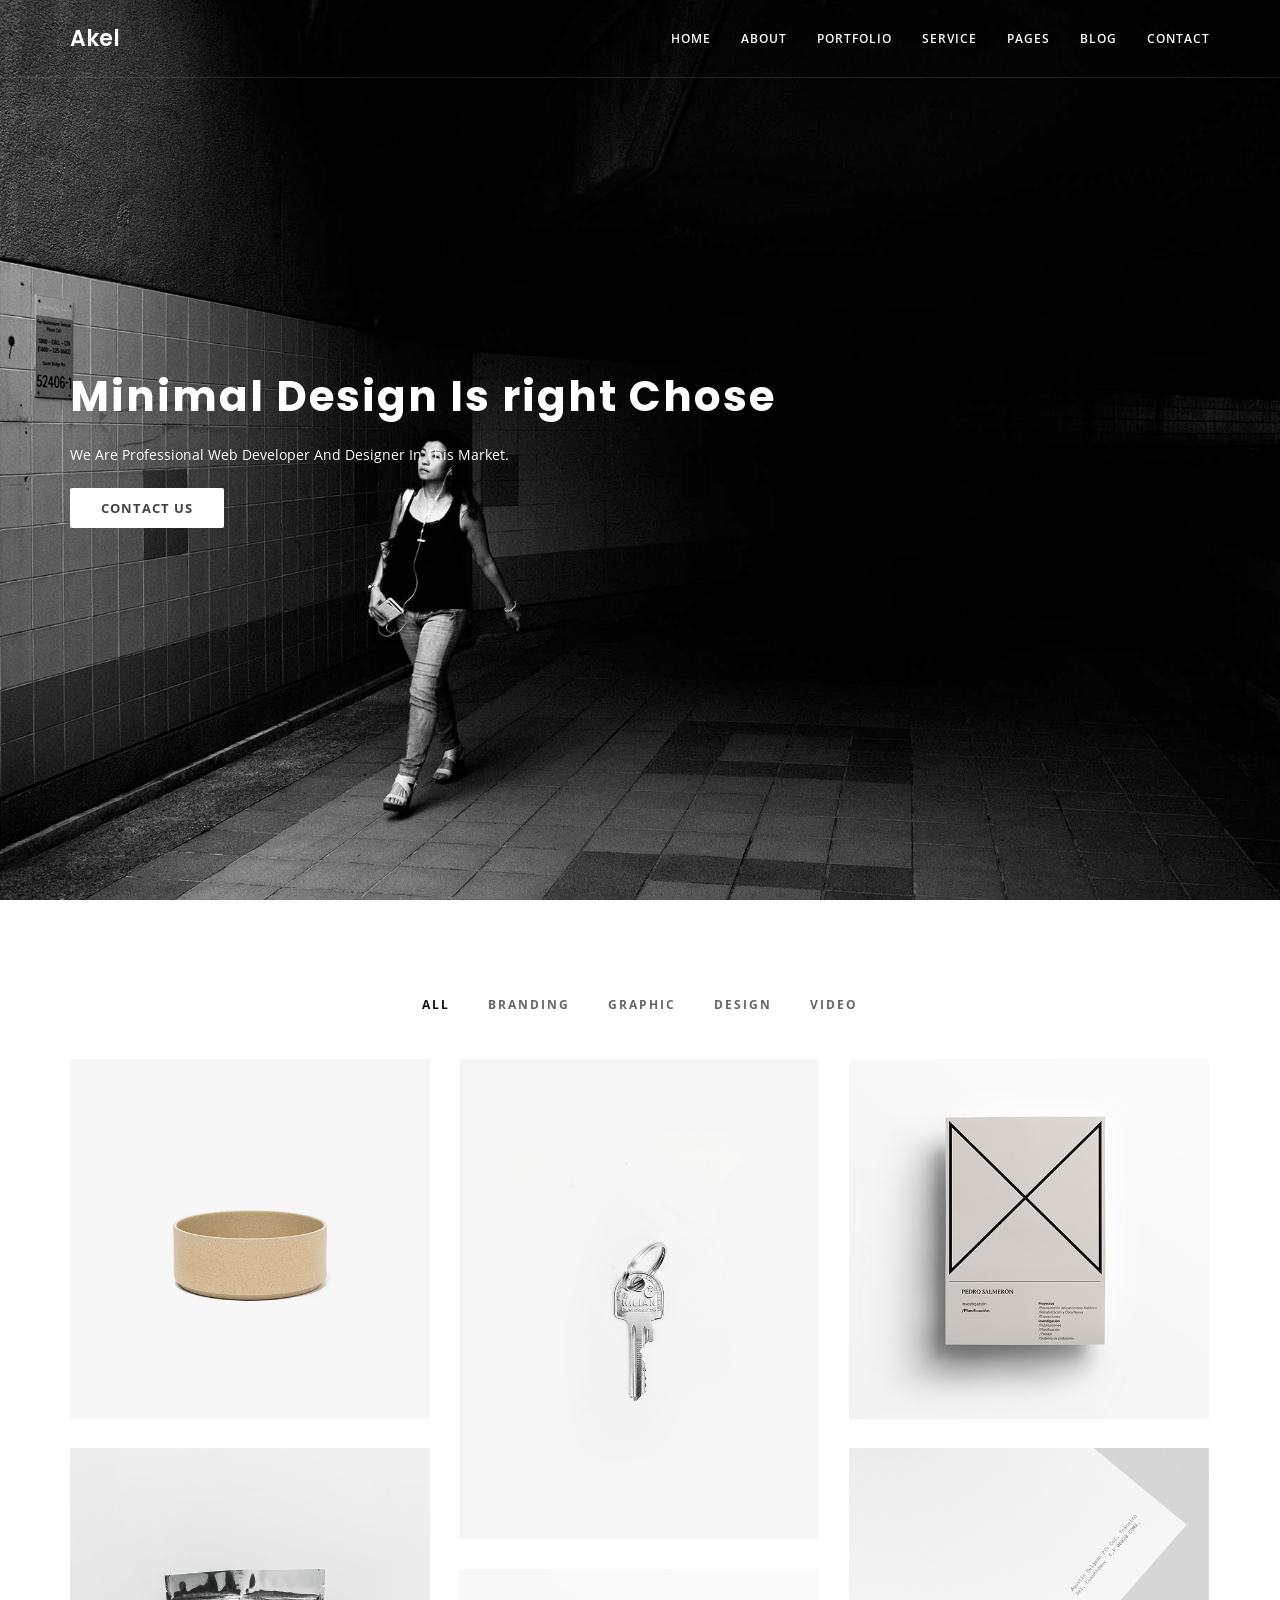
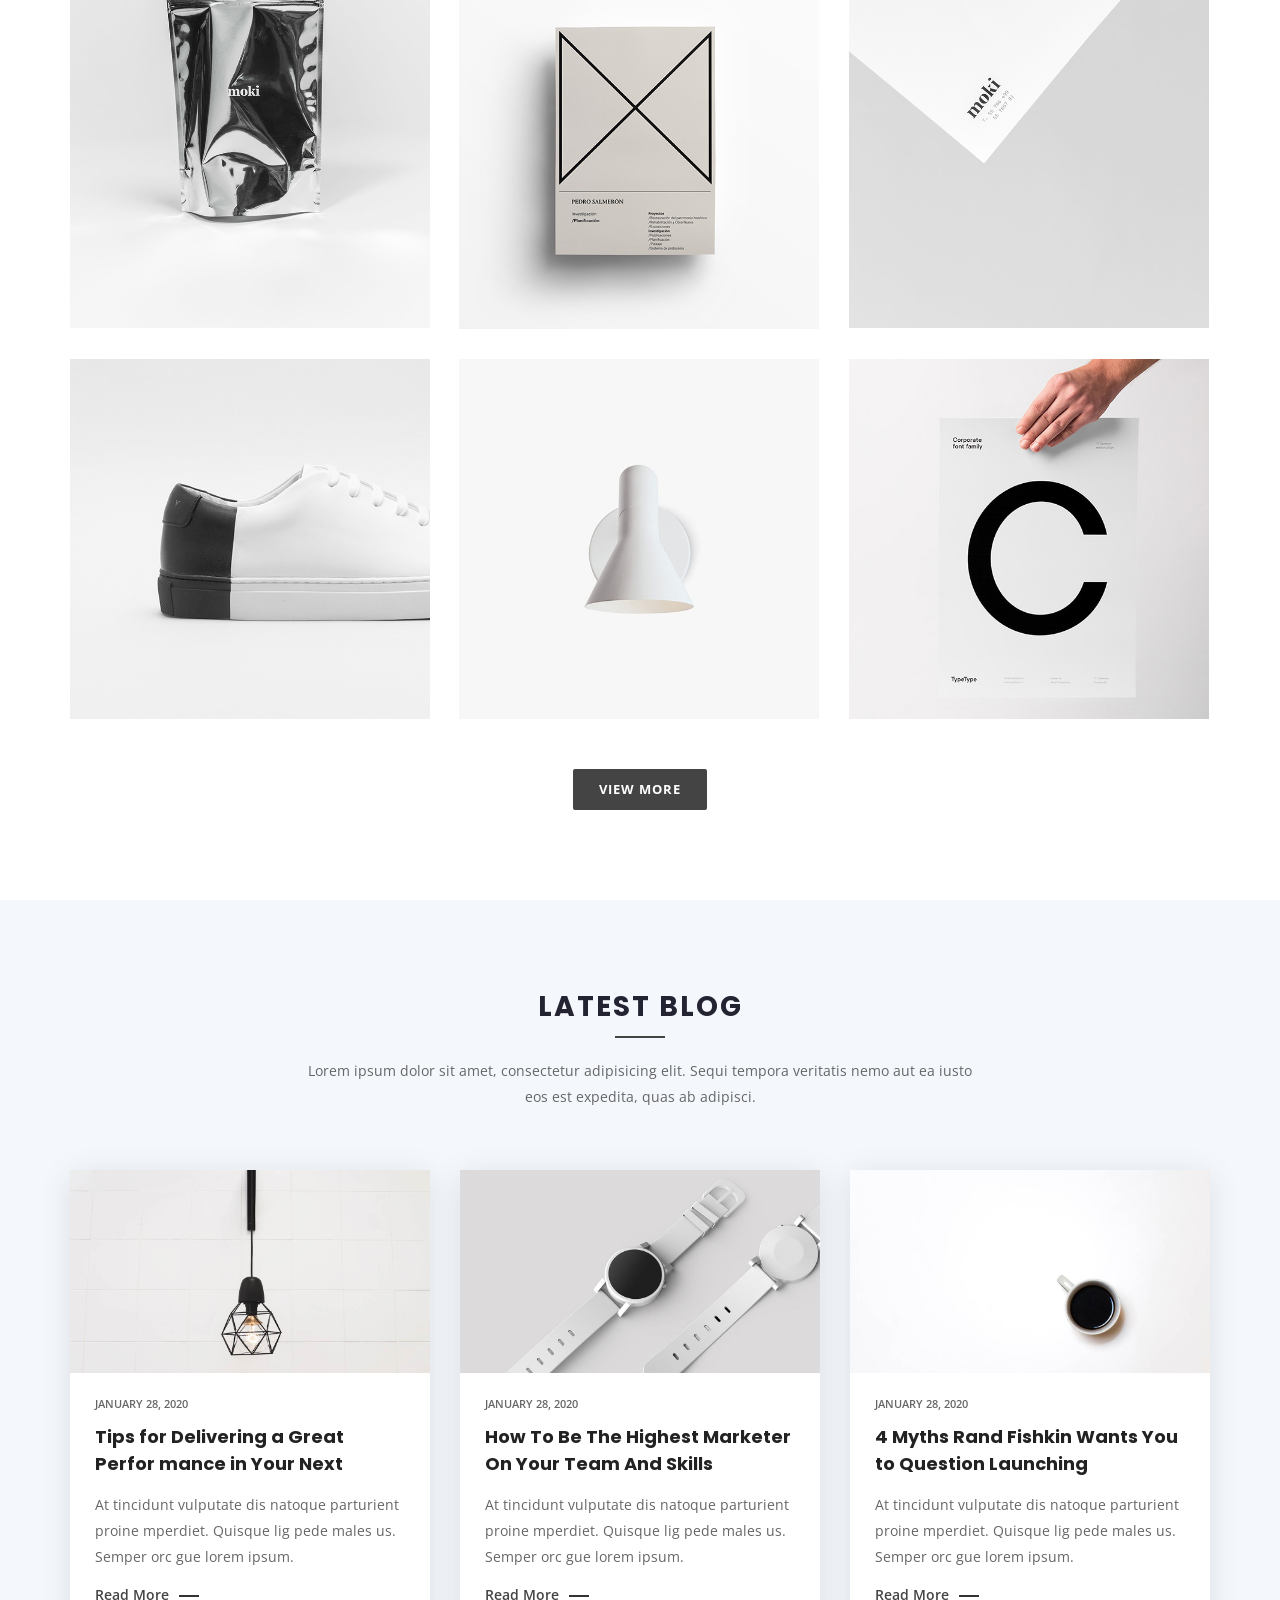
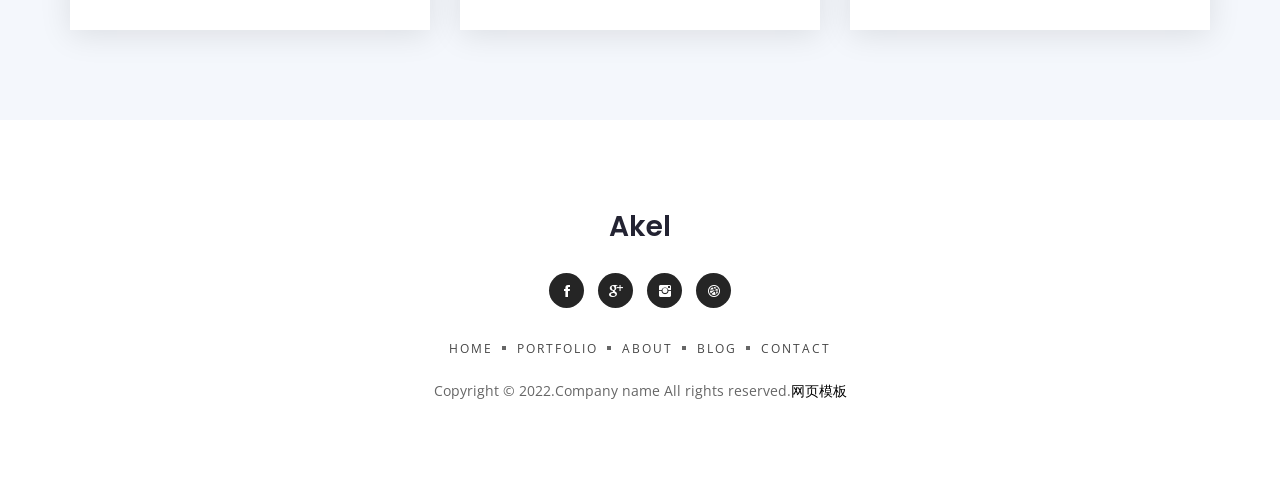
<file: test/index-black.html>
<!doctype html>
<html class="no-js" lang="">
    <head>
        <meta charset="utf-8">
        <meta http-equiv="x-ua-compatible" content="ie=edge">
        <title>Akel - Minimal Portfolio Template</title>
        <meta name="description" content="">
        <meta name="viewport" content="width=device-width, initial-scale=1">

		<!-- All CSS Files Here -->
        <link rel="stylesheet" href="static/css/bootstrap.min.css">
        <link rel="stylesheet" href="static/css/et-line-fonts.css">
        <link rel="stylesheet" href="static/css/ionicons.min.css">
        <link rel="stylesheet" href="static/css/magnific-popup.css">
        <link rel="stylesheet" href="static/css/meanmenu.css">
        <link rel="stylesheet" href="static/css/global.css">
        <link rel="stylesheet" href="static/css/style.css">
        <link rel="stylesheet" href="static/css/responsive.css">
        <script src="static/js/modernizr-2.8.3.min.js"></script>
    </head>
    <body>
        <!--[if lt IE 8]>
            <p class="browserupgrade">You are using an <strong>outdated</strong> browser. Please <a href="http://browsehappy.com/">upgrade your browser</a> to improve your experience.</p>
        <![endif]-->

        <!-- Add your site or application content here -->
 		<!-- PRELOADER -->
		<div class="page-loader">
			<div class="loader">Loading...</div>
		</div>
		<!-- /PRELOADER -->
		<!-- header start -->
		<header id="sticky-header" class="header-fixed header-transparent">
			<div class="header-area">
				<div class="container sm-100">
					<div class="row">
						<div class="col-md-3 col-sm-2">
							<div class="logo text-upper">
								<h4><a href="index.html">Akel</a></h4>
							</div>
						</div>
						<div class="col-md-9 col-sm-10">
							<div class="menu-area hidden-xs">
								<nav>
									<ul class="basic-menu clearfix">
										<li><a href="index.html">Home</a>
											<ul>
												<li><a href="index.html">Home Default </a></li>
												<li><a href="index-2.html">Home Two</a></li>
												<li><a href="">Home black</a></li>
												<li><a href="index-black-full.html">Home black Full</a></li>
												<li><a href="index-box.html">Home box</a></li>
												<li><a href="index-video.html">Home video BG</a></li>
												<li><a href="index-slider.html">Home slider</a></li>
												<li><a href="index-slider-full.html">Home Slider Full</a></li>
												<li><a href="index-white-no-img.html">Home White</a></li>
											</ul>
										</li>
										<li><a href="about.html">about</a></li>
										<!-- PORTFOLIO -->
										<li>
											<a href="portfolio-single.html">Portfolio</a>
											<ul>
												<li><a href="portfolio-single.html">Single 1 - standartd 1</a></li>
												<li><a href="portfolio-single-2.html">Single 2 - standartd 2</a></li>
												<li><a href="portfolio-single-gallery.html">Single 3 - img gallery</a></li>
												<li><a href="portfolio-single-video-gallery.html">Single 4 - video gallery</a></li>
												<li><a href="portfolio-single-slider.html">Single 5 - slider</a></li>
												<li><a href="portfolio-single-vimeo.html">Single 6 - vimeo video</a></li>
												<li><a href="portfolio-single-youtube.html">Single 7 - youtube video</a></li>

											</ul>
										</li>
										<!-- END PORTFOLIO -->
										<li><a href="service.html">Service</a></li>
										<li><a href="#">Pages</a>
											<ul>
												<li><a href="about.html">About Us</a></li>
												<li><a href="service.html">Service</a></li>
												<li><a href="pricing.html">Pricing</a></li>
												<li><a href="contact.html">Contact</a></li>
												<li><a href="404.html">404 Page</a></li>
											</ul>
										</li>
										<!-- BLOG -->
										<li>
											<a href="blog.html">Blog</a>
											<ul>
												<li><a href="blog-3-col.html">3 Columns</a></li>
												<li><a href="blog.html">Right Sidebar</a></li>
												<li><a href="blog-details.html">details left sidebar</a></li>
												<li><a href="blog-details-video.html">details with video</a></li>
											</ul>
										</li>
										<!-- END BLOG -->
										<li><a href="contact.html">Contact</a></li>
									</ul>
								</nav>
							</div>
							<!-- basic-mobile-menu -->
							<div class="basic-mobile-menu visible-xs">
								<nav id="mobile-nav">
									<ul>
										<li><a href="index.html">Home</a>
											<ul>
												<li><a href="index.html">Home Default </a></li>
												<li><a href="index-2.html">Home Two</a></li>
												<li><a href="">Home black</a></li>
												<li><a href="index-black-full.html">Home black Full</a></li>
												<li><a href="index-box.html">Home box</a></li>
												<li><a href="index-video.html">Home video BG</a></li>
												<li><a href="index-slider.html">Home slider</a></li>
												<li><a href="index-slider-full.html">Home Slider Full</a></li>
												<li><a href="index-white-no-img.html">Home White</a></li>
											</ul>
										</li>
										<li><a href="about.html">about</a></li>
										<!-- PORTFOLIO -->
										<li>
											<a href="portfolio-single.html">Portfolio</a>
											<ul>
												<li><a href="portfolio-single.html">Single 1 - standartd 1</a></li>
												<li><a href="portfolio-single-2.html">Single 2 - standartd 2</a></li>
												<li><a href="portfolio-single-gallery.html">Single 3 - img gallery</a></li>
												<li><a href="portfolio-single-video-gallery.html">Single 4 - video gallery</a></li>
												<li><a href="portfolio-single-slider.html">Single 5 - slider</a></li>
												<li><a href="portfolio-single-vimeo.html">Single 6 - vimeo video</a></li>
												<li><a href="portfolio-single-youtube.html">Single 7 - youtube video</a></li>

											</ul>
										</li>
										<!-- END PORTFOLIO -->
										<li><a href="service.html">Service</a></li>
										<li><a href="#">Pages</a>
											<ul>
												<li><a href="about.html">About Us</a></li>
												<li><a href="service.html">Service</a></li>
												<li><a href="pricing.html">Pricing</a></li>
												<li><a href="contact.html">Contact</a></li>
												<li><a href="404.html">404 Page</a></li>
											</ul>
										</li>
										<!-- BLOG -->
										<li>
											<a href="blog.html">Blog</a>
											<ul>
												<li><a href="blog-3-col.html">3 Columns</a></li>
												<li><a href="blog.html">Right Sidebar</a></li>
												<li><a href="blog-details.html">details left sidebar</a></li>
												<li><a href="blog-details-video.html">details with video</a></li>
											</ul>
										</li>
										<!-- END BLOG -->
										<li><a href="contact.html">Contact</a></li>
									</ul>
								</nav>
							</div>
						</div>
					</div>
				</div>
			</div>
		</header>
		<!-- header end -->

		<!-- basic-slider start -->
		<div class="basic-slider height-100-vh bg" style="background-image: url(static/image/slide-black.jpg)">
			<div class="container">
				<div class="hero-caption">
					<div class="slider-content hero-text  text-Akel">
						<h2>Minimal Design Is right Chose</h2>
						<p>We are Professional web developer and designer in this market.</p>
						<a class="btn" href="contact.html">Contact Us</a>
					</div>
				</div>
			</div>
		</div>
		<!-- basic-slider end -->
		<!-- basic-portfolio-area start -->
		<div class="basic-portfolio-area ptb-90">
			<div class="container">
				<div class="filter-menu text-center mb-40">
					<button class="active" data-filter="*">ALL</button>
					<button data-filter=".branding">Branding </button>
					<button data-filter=".graphic">Graphic</button>
					<button data-filter=".design">Design </button>
					<button data-filter=".video">Video</button>
				</div>
				<div id="portfolio-grid" class="row-portfolio portfolio-style-2">
					<div class="portfolio-item branding video">
						<div class="portfolio-wrapper">
							<div class="portfolio-thumb">
								<img src="static/picture/project1.jpg" alt="">
								<div class="view-icon">
									<a href="portfolio-single.html">
										<i class="ion-arrow-right-c"></i>
									</a>
								</div>
							</div>
							<div class="portfolio-caption text-left">
								<div class="work-tag">
									<p>Web Design</p>
								</div>
								<h4>
									<a href="portfolio-single.html">Brand Redesign Works</a>
								</h4>
							</div>
						</div>
					</div>
					<div class="portfolio-item graphic">
						<div class="portfolio-wrapper">
							<div class="portfolio-thumb">
								<img src="static/picture/m-project1.jpg" alt="">
								<div class="view-icon">
									<a class="popup-video" href="javascript:;">
										<i class="ion-ios-play"></i>
									</a>
								</div>
							</div>
							<div class="portfolio-caption text-left">
								<div class="work-tag">
									<p>Web Design</p>
								</div>
								<h4>
									<a href="portfolio-single.html">Brand Redesign Works</a>
								</h4>
							</div>
						</div>
					</div>
					<div class="portfolio-item video">
						<div class="portfolio-wrapper">
							<div class="portfolio-thumb">
								<img src="static/picture/project2.jpg" alt="">
								<div class="view-icon">
									<a href="portfolio-single.html">
										<i class="ion-arrow-right-c"></i>
									</a>
								</div>
							</div>
							<div class="portfolio-caption text-left">
								<div class="work-tag">
									<p>Web Design</p>
								</div>
								<h4>
									<a href="portfolio-single.html">Brand Redesign Works</a>
								</h4>
							</div>
						</div>
					</div>
					<div class="portfolio-item graphic">
						<div class="portfolio-wrapper">
							<div class="portfolio-thumb">
								<img src="static/picture/m-project2.jpg" alt="">
								<div class="view-icon">
									<a class="popup-link" href="static/picture/m-project2.jpg">
										<i class="ion-android-search"></i>
									</a>
								</div>
							</div>
							<div class="portfolio-caption text-left">
								<div class="work-tag">
									<p>Web Design</p>
								</div>
								<h4>
									<a href="portfolio-single.html">Brand Redesign Works</a>
								</h4>
							</div>
						</div>
					</div>
					<div class="portfolio-item branding design">
						<div class="portfolio-wrapper">
							<div class="portfolio-thumb">
								<img src="static/picture/m-project3.jpg" alt="">
								<div class="view-icon">
									<a class="popup-video" href="javascript:;">
										<i class="ion-ios-play"></i>
									</a>
								</div>
							</div>
							<div class="portfolio-caption text-left">
								<div class="work-tag">
									<p>Web Design</p>
								</div>
								<h4>
									<a href="portfolio-single.html">Brand Redesign Works</a>
								</h4>
							</div>
						</div>
					</div>
					<div class="portfolio-item graphic video">
						<div class="portfolio-wrapper">
							<div class="portfolio-thumb">
								<img src="static/picture/project2.jpg" alt="">
								<div class="view-icon">
									<a class="popup-link" href="static/picture/project2.jpg">
										<i class="ion-android-search"></i>
									</a>
								</div>
							</div>
							<div class="portfolio-caption text-left">
								<div class="work-tag">
									<p>Web Design</p>
								</div>
								<h4>
									<a href="portfolio-single.html">Brand Redesign Works</a>
								</h4>
							</div>
						</div>
					</div>
					<div class="portfolio-item">
						<div class="portfolio-wrapper">
							<div class="portfolio-thumb">
								<img src="static/picture/project4.jpg" alt="">
								<div class="view-icon">
									<a class="popup-link" href="static/picture/project4.jpg">
										<i class="ion-android-search"></i>
									</a>
								</div>
							</div>
							<div class="portfolio-caption text-left">
								<div class="work-tag">
									<p>Web Design</p>
								</div>
								<h4>
									<a href="portfolio-single.html">Brand Redesign Works</a>
								</h4>
							</div>
						</div>
					</div>
					<div class="portfolio-item branding design">
						<div class="portfolio-wrapper">
							<div class="portfolio-thumb">
								<img src="static/picture/project3.jpg" alt="">
								<div class="view-icon">
									<a href="portfolio-single.html">
										<i class="ion-arrow-right-c"></i>
									</a>
								</div>
							</div>
							<div class="portfolio-caption text-left">
								<div class="work-tag">
									<p>Web Design</p>
								</div>
								<h4>
									<a href="portfolio-single.html">Brand Redesign Works</a>
								</h4>
							</div>
						</div>
					</div>
					<div class="portfolio-item design">
						<div class="portfolio-wrapper">
							<div class="portfolio-thumb">
								<img src="static/picture/project5.jpg" alt="">
								<div class="view-icon">
									<a class="popup-link" href="static/picture/project5.jpg">
										<i class="ion-android-search"></i>
									</a>
								</div>
							</div>
							<div class="portfolio-caption text-left">
								<div class="work-tag">
									<p>Web Design</p>
								</div>
								<h4>
									<a href="portfolio-single.html">Brand Redesign Works</a>
								</h4>
							</div>
						</div>
					</div>
				</div>
				<div class="view-more mt-20 text-center">
					<a class="btn btn-large" href="#">View More</a>
				</div>
			</div>
		</div>
		<!-- basic-portfolio-area end -->
		<!-- basic-blog-area -->
		<div class="basic-blo-area gray-bg pt-90 pb-50">
			<div class="container">
				<div class="area-title text-center">
					<h2>Latest Blog</h2>
					<p>Lorem ipsum dolor sit amet, consectetur adipisicing elit. Sequi tempora veritatis nemo aut ea iusto eos est
						expedita,
						quas ab adipisci.</p>
				</div>
				<div class="row">
					<div class="col-md-4 blog-item mb-40">
						<div class="blog-wrapper blog-column">
							<div class="blog-thumb">
								<a href="blog-details.html">
									<img src="static/picture/1.jpg" alt="">
								</a>
							</div>
							<div class="blog-desc">
								<div class="meta-info">
									<ul>
										<li class="posts-time">January 28, 2020</li>
									</ul>
								</div>
								<div class="blog-content">
									<h2 class="blog-title">
										<a href="blog-details.html">Tips for Delivering a Great Perfor mance in Your Next</a>
									</h2>
									<p>At tincidunt vulputate dis natoque parturient proine mperdiet. Quisque lig pede males us. Semper orc gue
										lorem
										ipsum.</p>
								</div>
								<div class="link-box">
									<a href="blog-details.html">Read More</a>
								</div>
							</div>
						</div>
					</div>
					<div class="col-md-4 blog-item mb-40">
						<div class="blog-wrapper blog-column">
							<div class="blog-thumb">
								<a href="blog-details.html">
									<img src="static/picture/4.jpg" alt="">
								</a>
							</div>
							<div class="blog-desc">
								<div class="meta-info">
									<ul>
										<li class="posts-time">January 28, 2020</li>
									</ul>
								</div>
								<div class="blog-content">
									<h2 class="blog-title">
										<a href="blog-details.html">How To Be The Highest Marketer On Your Team And Skills</a>
									</h2>
									<p>At tincidunt vulputate dis natoque parturient proine mperdiet. Quisque lig pede males us. Semper orc gue
										lorem ipsum.</p>
								</div>
								<div class="link-box">
									<a href="blog-details.html">Read More</a>
								</div>
							</div>
						</div>
					</div>
					<div class="col-md-4 blog-item mb-40">
						<div class="blog-wrapper blog-column">
							<div class="blog-thumb">
								<a href="blog-details.html">
									<img src="static/picture/3.jpg" alt="">
								</a>
							</div>
							<div class="blog-desc">
								<div class="meta-info">
									<ul>
										<li class="posts-time">January 28, 2020</li>
									</ul>
								</div>
								<div class="blog-content">
									<h2 class="blog-title">
										<a href="blog-details.html">4 Myths Rand Fishkin Wants You to Question Launching </a>
									</h2>
									<p>At tincidunt vulputate dis natoque parturient proine mperdiet. Quisque lig pede males us. Semper orc gue
										lorem ipsum.</p>
								</div>
								<div class="link-box">
									<a href="blog-details.html">Read More</a>
								</div>
							</div>
						</div>
					</div>
				</div>
			</div>
		</div>
		<!-- basic-blog-area end -->
		<!-- footer start -->
		<footer>
			<div class="basic-footer text-center ptb-90">
				<div class="container">
					<div class="footer-logo mb-30">
						<h3><a href="index.html">Akel</a></h3>
					</div>
					<div class="social-icon">
						<a href="#"><i class="ion-social-facebook"></i></a>
						<a href="#"><i class="ion-social-googleplus"></i></a>
						<a href="#"><i class="ion-social-instagram"></i></a>
						<a href="#"><i class="ion-social-dribbble"></i></a>
					</div>
					<div class="footer-menu mt-30">
						<nav>
							<ul>
								<li><a href="#">Home</a></li>
								<li><a href="#">Portfolio</a></li>
								<li><a href="#">About</a></li>
								<li><a href="#">Blog</a></li>
								<li><a href="#">Contact</a></li>
							</ul>
						</nav>
					</div>
					<div class="copyright mt-20">
						<p>Copyright &copy; 2022.Company name All rights reserved.<a target="_blank" href="https://sc.chinaz.com/moban/">&#x7F51;&#x9875;&#x6A21;&#x677F;</a></p>
					</div>
				</div>
			</div>
		</footer>
		<!-- footer end -->


		<!-- All js plugins here -->
        <script src="static/js/jquery-1.12.0.min.js"></script>
        <script src="static/js/bootstrap.min.js"></script>
        <script src="static/js/isotope.pkgd.min.js"></script>
        <script src="static/js/imagesloaded.pkgd.min.js"></script>
        <script src="static/js/jquery.magnific-popup.min.js"></script>
        <script src="static/js/jquery.meanmenu.js"></script>
        <script src="static/js/plugins.js"></script>
        <script src="static/js/main.js"></script>
    </body>
</html>
</file>
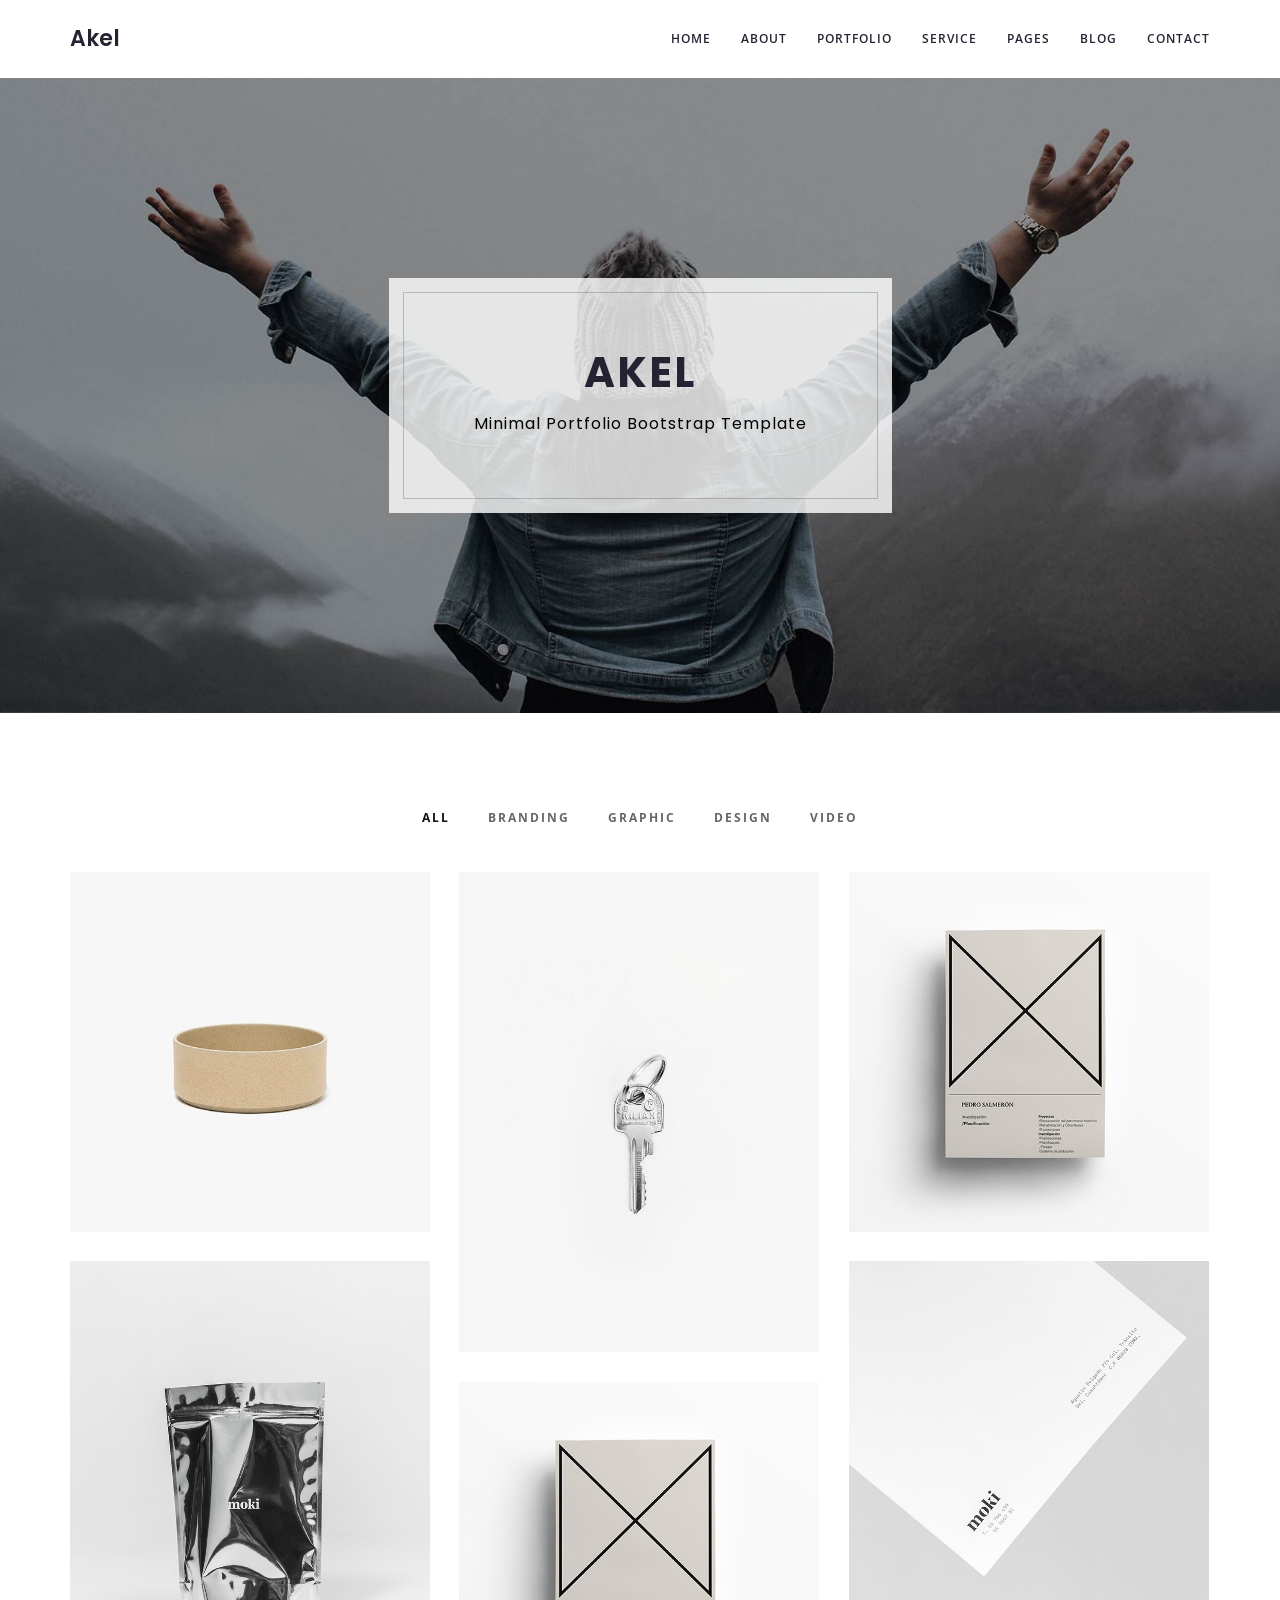
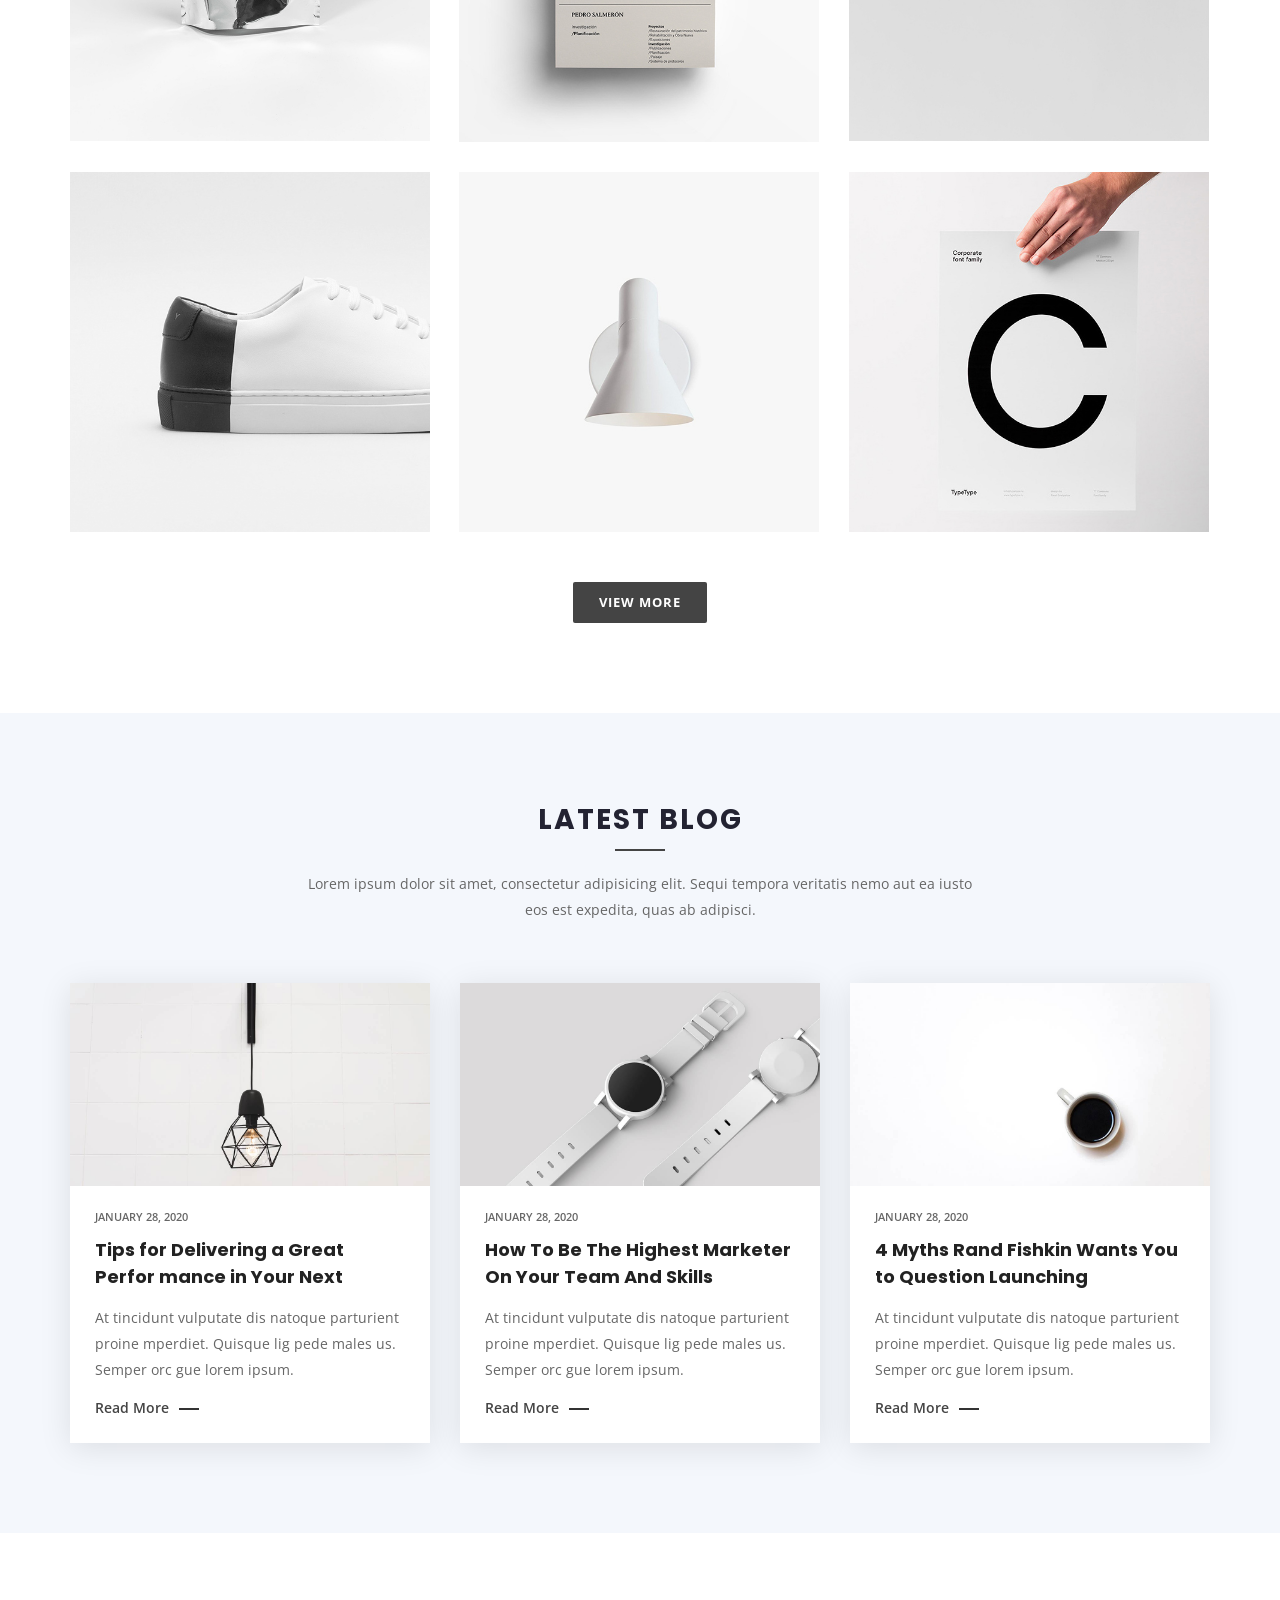
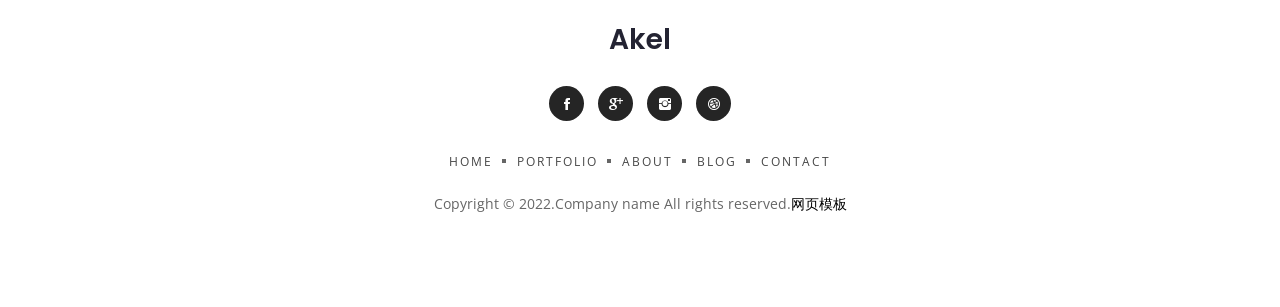
<file: test/index-box.html>
<!doctype html>
<html class="no-js" lang="">
    <head>
        <meta charset="utf-8">
        <meta http-equiv="x-ua-compatible" content="ie=edge">
        <title>Akel - Minimal Portfolio Template</title>
        <meta name="description" content="">
        <meta name="viewport" content="width=device-width, initial-scale=1">

		<!-- All CSS Files Here -->
        <link rel="stylesheet" href="static/css/bootstrap.min.css">
        <link rel="stylesheet" href="static/css/et-line-fonts.css">
        <link rel="stylesheet" href="static/css/ionicons.min.css">
        <link rel="stylesheet" href="static/css/magnific-popup.css">
        <link rel="stylesheet" href="static/css/meanmenu.css">
        <link rel="stylesheet" href="static/css/global.css">
        <link rel="stylesheet" href="static/css/style.css">
        <link rel="stylesheet" href="static/css/responsive.css">
        <script src="static/js/modernizr-2.8.3.min.js"></script>
    </head>
    <body>
        <!--[if lt IE 8]>
            <p class="browserupgrade">You are using an <strong>outdated</strong> browser. Please <a href="http://browsehappy.com/">upgrade your browser</a> to improve your experience.</p>
        <![endif]-->

        <!-- Add your site or application content here -->
		<!-- PRELOADER -->
		<div class="page-loader">
			<div class="loader">Loading...</div>
		</div>
		<!-- /PRELOADER -->
		<!-- header start -->
		<header id="sticky-header">
			<div class="header-area">
				<div class="container sm-100">
					<div class="row">
						<div class="col-md-3 col-sm-2">
							<div class="logo text-upper">
								<h4><a href="index.html">Akel</a></h4>
							</div>
						</div>
						<div class="col-md-9 col-sm-10">
							<div class="menu-area hidden-xs">
								<nav>
									<ul class="basic-menu clearfix">
										<li><a href="index.html">Home</a>
											<ul>
												<li><a href="index.html">Home Default </a></li>
												<li><a href="index-2.html">Home Two</a></li>
												<li><a href="index-black.html">Home black</a></li>
												<li><a href="index-black-full.html">Home black Full</a></li>
												<li><a href="">Home box</a></li>
												<li><a href="index-video.html">Home video BG</a></li>
												<li><a href="index-slider.html">Home slider</a></li>
												<li><a href="index-slider-full.html">Home Slider Full</a></li>
												<li><a href="index-white-no-img.html">Home White</a></li>
											</ul>
										</li>
										<li><a href="about.html">about</a></li>
										<!-- PORTFOLIO -->
										<li>
											<a href="portfolio-single.html">Portfolio</a>
											<ul>
												<li><a href="portfolio-single.html">Single 1 - standartd 1</a></li>
												<li><a href="portfolio-single-2.html">Single 2 - standartd 2</a></li>
												<li><a href="portfolio-single-gallery.html">Single 3 - img gallery</a></li>
												<li><a href="portfolio-single-video-gallery.html">Single 4 - video gallery</a></li>
												<li><a href="portfolio-single-slider.html">Single 5 - slider</a></li>
												<li><a href="portfolio-single-vimeo.html">Single 6 - vimeo video</a></li>
												<li><a href="portfolio-single-youtube.html">Single 7 - youtube video</a></li>

											</ul>
										</li>
										<!-- END PORTFOLIO -->
										<li><a href="service.html">Service</a></li>
										<li><a href="#">Pages</a>
											<ul>
												<li><a href="about.html">About Us</a></li>
												<li><a href="service.html">Service</a></li>
												<li><a href="pricing.html">Pricing</a></li>
												<li><a href="contact.html">Contact</a></li>
												<li><a href="404.html">404 Page</a></li>
											</ul>
										</li>
										<!-- BLOG -->
										<li>
											<a href="blog.html">Blog</a>
											<ul>
												<li><a href="blog-3-col.html">3 Columns</a></li>
												<li><a href="blog.html">Right Sidebar</a></li>
												<li><a href="blog-details.html">details left sidebar</a></li>
												<li><a href="blog-details-video.html">details with video</a></li>
											</ul>
										</li>
										<!-- END BLOG -->
										<li><a href="contact.html">Contact</a></li>
									</ul>
								</nav>
							</div>
							<!-- basic-mobile-menu -->
							<div class="basic-mobile-menu visible-xs">
								<nav id="mobile-nav">
									<ul>
										<li><a href="index.html">Home</a>
											<ul>
												<li><a href="index.html">Home Default </a></li>
												<li><a href="index-2.html">Home Two</a></li>
												<li><a href="index-black.html">Home black</a></li>
												<li><a href="index-black-full.html">Home black Full</a></li>
												<li><a href="">Home box</a></li>
												<li><a href="index-video.html">Home video BG</a></li>
												<li><a href="index-slider.html">Home slider</a></li>
												<li><a href="index-slider-full.html">Home Slider Full</a></li>
												<li><a href="index-white-no-img.html">Home White</a></li>
											</ul>
										</li>
										<li><a href="about.html">about</a></li>
										<!-- PORTFOLIO -->
										<li>
											<a href="portfolio-single.html">Portfolio</a>
											<ul>
												<li><a href="portfolio-single.html">Single 1 - standartd 1</a></li>
												<li><a href="portfolio-single-2.html">Single 2 - standartd 2</a></li>
												<li><a href="portfolio-single-gallery.html">Single 3 - img gallery</a></li>
												<li><a href="portfolio-single-video-gallery.html">Single 4 - video gallery</a></li>
												<li><a href="portfolio-single-slider.html">Single 5 - slider</a></li>
												<li><a href="portfolio-single-vimeo.html">Single 6 - vimeo video</a></li>
												<li><a href="portfolio-single-youtube.html">Single 7 - youtube video</a></li>

											</ul>
										</li>
										<!-- END PORTFOLIO -->
										<li><a href="service.html">Service</a></li>
										<li><a href="#">Pages</a>
											<ul>
												<li><a href="about.html">About Us</a></li>
												<li><a href="service.html">Service</a></li>
												<li><a href="pricing.html">Pricing</a></li>
												<li><a href="contact.html">Contact</a></li>
												<li><a href="404.html">404 Page</a></li>
											</ul>
										</li>
										<!-- BLOG -->
										<li>
											<a href="blog.html">Blog</a>
											<ul>
												<li><a href="blog-3-col.html">3 Columns</a></li>
												<li><a href="blog.html">Right Sidebar</a></li>
												<li><a href="blog-details.html">details left sidebar</a></li>
												<li><a href="blog-details-video.html">details with video</a></li>
											</ul>
										</li>
										<!-- END BLOG -->
										<li><a href="contact.html">Contact</a></li>
									</ul>
								</nav>
							</div>
						</div>
					</div>
				</div>
			</div>
		</header>
		<!-- header end -->

		<!-- basic-slider start -->
		<div class="ptb-200 bg-center" style="background-image: url(static/image/dd.jpg)">
			<div class="container text-center">
				<div class="hero-caption">
					<div class=" hero-text">
						<div class="slider-content white-bg-opacity">
							<h2>Akel </h2>
							<h4>Minimal Portfolio Bootstrap Template</h4>
						</div>
					</div>
				</div>
			</div>
		</div>
		<!-- basic-slider end -->
		<!-- basic-portfolio-area start -->
		<div class="basic-portfolio-area ptb-90">
			<div class="container">
				<div class="filter-menu text-center mb-40">
					<button class="active" data-filter="*">ALL</button>
					<button data-filter=".branding">Branding </button>
					<button data-filter=".graphic">Graphic</button>
					<button data-filter=".design">Design </button>
					<button data-filter=".video">Video</button>
				</div>
				<div id="portfolio-grid" class="row-portfolio portfolio-style-2">
					<div class="portfolio-item branding video">
						<div class="portfolio-wrapper">
							<div class="portfolio-thumb">
								<img src="static/picture/project1.jpg" alt="">
							</div>
							<div class="portfolio-caption text-left">
								<h4>
									<a href="portfolio-single.html">The Printed Web</a>
								</h4>
								<div class="work-tag">
									<p>Web Design</p>
								</div>
							</div>
						</div>
					</div>
					<div class="portfolio-item graphic">
						<div class="portfolio-wrapper">
							<div class="portfolio-thumb">
								<img src="static/picture/m-project1.jpg" alt="">
							</div>
							<div class="portfolio-caption text-left">
								<h4>
									<a href="portfolio-single.html">Website Is Passion </a>
								</h4>
								<div class="work-tag">
									<p>Video</p>
								</div>
							</div>
						</div>
					</div>
					<div class="portfolio-item video">
						<div class="portfolio-wrapper">
							<div class="portfolio-thumb">
								<img src="static/picture/project2.jpg" alt="">
							</div>
							<div class="portfolio-caption text-left">
								<h4>
									<a href="portfolio-single.html">Super Minimal Item</a>
								</h4>
								<div class="work-tag">
									<p>Website</p>
								</div>
							</div>
						</div>
					</div>
					<div class="portfolio-item graphic">
						<div class="portfolio-wrapper">
							<div class="portfolio-thumb">
								<img src="static/picture/m-project2.jpg" alt="">
							</div>
							<div class="portfolio-caption text-left">
								<h4>
									<a href="portfolio-single.html">Brand Making Works</a>
								</h4>
								<div class="work-tag">
									<p>Branding</p>
								</div>
							</div>
						</div>
					</div>
					<div class="portfolio-item branding design">
						<div class="portfolio-wrapper">
							<div class="portfolio-thumb">
								<img src="static/picture/m-project3.jpg" alt="">
							</div>
							<div class="portfolio-caption text-left">
								<h4>
									<a href="portfolio-single.html">Website Redesign Work</a>
								</h4>
								<div class="work-tag">
									<p>Design</p>
								</div>
							</div>
						</div>
					</div>
					<div class="portfolio-item graphic video">
						<div class="portfolio-wrapper">
							<div class="portfolio-thumb">
								<img src="static/picture/project2.jpg" alt="">
							</div>
							<div class="portfolio-caption text-left">
								<h4>
									<a href="portfolio-single.html">Color full Template </a>
								</h4>
								<div class="work-tag">
									<p>Photography</p>
								</div>
							</div>
						</div>
					</div>
					<div class="portfolio-item">
						<div class="portfolio-wrapper">
							<div class="portfolio-thumb">
								<img src="static/picture/project4.jpg" alt="">
							</div>
							<div class="portfolio-caption text-left">
								<h4>
									<a href="portfolio-single.html">Need And Clean Design</a>
								</h4>
								<div class="work-tag">
									<p>Design</p>
								</div>
							</div>
						</div>
					</div>
					<div class="portfolio-item branding design">
						<div class="portfolio-wrapper">
							<div class="portfolio-thumb">
								<img src="static/picture/project3.jpg" alt="">
							</div>
							<div class="portfolio-caption text-left">
								<h4>
									<a href="portfolio-single.html">Creative Photo Work</a>
								</h4>
								<div class="work-tag">
									<p>Graphic</p>
								</div>
							</div>
						</div>
					</div>
					<div class="portfolio-item design">
						<div class="portfolio-wrapper">
							<div class="portfolio-thumb">
								<img src="static/picture/project5.jpg" alt="">
							</div>
							<div class="portfolio-caption text-left">
								<h4>
									<a href="portfolio-single.html">Finishing Is Business</a>
								</h4>
								<div class="work-tag">
									<p>Photo</p>
								</div>
							</div>
						</div>
					</div>
				</div>
				<div class="view-more mt-20 text-center">
					<a class="btn btn-large" href="#">View More</a>
				</div>
			</div>
		</div>
		<!-- basic-portfolio-area end -->
		<!-- basic-blog-area -->
		<div class="basic-blo-area gray-bg pt-90 pb-50">
			<div class="container">
				<div class="area-title text-center">
					<h2>Latest Blog</h2>
					<p>Lorem ipsum dolor sit amet, consectetur adipisicing elit. Sequi tempora veritatis nemo aut ea iusto eos est
						expedita,
						quas ab adipisci.</p>
				</div>
				<div class="row">
					<div class="col-md-4 blog-item mb-40">
						<div class="blog-wrapper blog-column">
							<div class="blog-thumb">
								<a href="blog-details.html">
									<img src="static/picture/1.jpg" alt="">
								</a>
							</div>
							<div class="blog-desc">
								<div class="meta-info">
									<ul>
										<li class="posts-time">January 28, 2020</li>
									</ul>
								</div>
								<div class="blog-content">
									<h2 class="blog-title">
										<a href="blog-details.html">Tips for Delivering a Great Perfor mance in Your Next</a>
									</h2>
									<p>At tincidunt vulputate dis natoque parturient proine mperdiet. Quisque lig pede males us. Semper orc gue
										lorem
										ipsum.</p>
								</div>
								<div class="link-box">
									<a href="blog-details.html">Read More</a>
								</div>
							</div>
						</div>
					</div>
					<div class="col-md-4 blog-item mb-40">
						<div class="blog-wrapper blog-column">
							<div class="blog-thumb">
								<a href="blog-details.html">
									<img src="static/picture/4.jpg" alt="">
								</a>
							</div>
							<div class="blog-desc">
								<div class="meta-info">
									<ul>
										<li class="posts-time">January 28, 2020</li>
									</ul>
								</div>
								<div class="blog-content">
									<h2 class="blog-title">
										<a href="blog-details.html">How To Be The Highest Marketer On Your Team And Skills</a>
									</h2>
									<p>At tincidunt vulputate dis natoque parturient proine mperdiet. Quisque lig pede males us. Semper orc gue
										lorem ipsum.</p>
								</div>
								<div class="link-box">
									<a href="blog-details.html">Read More</a>
								</div>
							</div>
						</div>
					</div>
					<div class="col-md-4 blog-item mb-40">
						<div class="blog-wrapper blog-column">
							<div class="blog-thumb">
								<a href="blog-details.html">
									<img src="static/picture/3.jpg" alt="">
								</a>
							</div>
							<div class="blog-desc">
								<div class="meta-info">
									<ul>
										<li class="posts-time">January 28, 2020</li>
									</ul>
								</div>
								<div class="blog-content">
									<h2 class="blog-title">
										<a href="blog-details.html">4 Myths Rand Fishkin Wants You to Question Launching </a>
									</h2>
									<p>At tincidunt vulputate dis natoque parturient proine mperdiet. Quisque lig pede males us. Semper orc gue
										lorem ipsum.</p>
								</div>
								<div class="link-box">
									<a href="blog-details.html">Read More</a>
								</div>
							</div>
						</div>
					</div>
				</div>
			</div>
		</div>
		<!-- basic-blog-area end -->
		<!-- footer start -->
		<footer>
			<div class="basic-footer text-center ptb-90">
				<div class="container">
					<div class="footer-logo mb-30">
						<h3><a href="index.html">Akel</a></h3>
					</div>
					<div class="social-icon">
						<a href="#"><i class="ion-social-facebook"></i></a>
						<a href="#"><i class="ion-social-googleplus"></i></a>
						<a href="#"><i class="ion-social-instagram"></i></a>
						<a href="#"><i class="ion-social-dribbble"></i></a>
					</div>
					<div class="footer-menu mt-30">
						<nav>
							<ul>
								<li><a href="#">Home</a></li>
								<li><a href="#">Portfolio</a></li>
								<li><a href="#">About</a></li>
								<li><a href="#">Blog</a></li>
								<li><a href="#">Contact</a></li>
							</ul>
						</nav>
					</div>
					<div class="copyright mt-20">
						<p>Copyright &copy; 2022.Company name All rights reserved.<a target="_blank" href="https://sc.chinaz.com/moban/">&#x7F51;&#x9875;&#x6A21;&#x677F;</a></p>
					</div>
				</div>
			</div>
		</footer>
		<!-- footer end -->


		<!-- All js plugins here -->
        <script src="static/js/jquery-1.12.0.min.js"></script>
        <script src="static/js/bootstrap.min.js"></script>
        <script src="static/js/isotope.pkgd.min.js"></script>
        <script src="static/js/imagesloaded.pkgd.min.js"></script>
        <script src="static/js/jquery.magnific-popup.min.js"></script>
        <script src="static/js/jquery.meanmenu.js"></script>
        <script src="static/js/plugins.js"></script>
        <script src="static/js/main.js"></script>
    </body>
</html>
</file>
<file: css/button.css>
*{
    /* 初始化 取消页面的内外边距 */
    margin: 0;
    padding: 0;
}
body{
    /* 弹性布局 让页面元素水平、垂直居中 */
    display: flex;
    justify-content: center;
    align-items: center;
    /* 设置body高度为100%窗口高度 */
    height: 100vh;
    background: #000;
}
a{
    /* 相对定位 */
    position: relative;
    width: 400px;
    height: 100px;
    line-height: 100px;
    text-align: center;
    text-decoration: none;
    text-transform: uppercase;
    font-size: 24px;
    color: #fff;
    /* 渐变背景 */
    background: linear-gradient(to right,#03a9f4,#f441a5,#ffeb3b,#09a8f4);
    /* 背景渐变色大小 */
    background-size: 400%;
    /* 圆角 */
    border-radius: 50px;
    z-index: 1;
}
/* 发光效果 */
a::before{
    content: "";
    position: absolute;
    top: -5px;
    left: -5px;
    bottom: -5px;
    right: -5px;
    /* 渐变背景 */
    background: linear-gradient(to right,#03a9f4,#f441a5,#ffeb3b,#09a8f4);
    /* 背景渐变色大小 */
    background-size: 400%;
    /* 圆角 */
    border-radius: 50px;
    /* 位于按钮之下 */
    z-index: -1;
    /* 设置模糊度 显示发光效果 */
    filter: blur(20px);
}
/* 鼠标移入执行动画 */
a:hover{
    /* 动画：名称 时间 infinite是无限次播放 */
    animation: streamer 8s infinite;
}
a:hover::before{
    animation: streamer 8s infinite;
}
/* 接下来定义动画 */
@keyframes streamer{
    100%{
        /* 背景位置 */
        background-position: -400% 0;
    }
}
</file>
<file: css/plane.css>
*{
    /* 初始化 */
    margin: 0;
    padding: 0;
}
body{
    /* 100%窗口高度 */
    height: 100vh;
    /* 渐变背景 */
    background: linear-gradient(200deg,#005bea,#00c6fb);
}
#plane{
    color: #fff;
    font-size: 70px;
    /* 绝对定位 */
    position: absolute;
    /* 弹性布局 水平+垂直居中 */
    display: flex;
    justify-content: center;
    align-items: center;
}
</file>
<file: css/hhh.css>
*{
    /* 初始化 */
    margin: 0;
    padding: 0;
}
body{
    /* 100%窗口高度 */
    height: 100vh;
    /* 弹性布局 水平+垂直居中 */
    display: flex;
    justify-content: center;
    align-items: center;
    /* 渐变背景 */
    background: linear-gradient(200deg,#517fa4,#243949);
}
.card{
    /* 相对定位 */
    position: relative;
    width: 300px;
    height: 450px;
    margin: 20px;
    background-color: #758a99;
    border-radius: 20px;
    /* 溢出隐藏 */
    overflow: hidden;
    /* 弹性布局 */
    display: flex;
    /* 元素纵向排列 */
    flex-direction: column;
    /* 居中 */
    align-items: center;
    color: #fff;
    /* 阴影 */
    box-shadow: 0 0 30px rgba(0,0,0,0.5);
    /* 不让其被挤压 */
    flex-shrink: 0;
}
.card .photo img{
    width: 100%;
    height: 100%;
    /* 保持原有尺寸比例，裁切长边 */
    object-fit: cover;
}
/* 默认大图 */
.card .photo{
    /* 绝对定位 */
    position: absolute;
    top: 0;
    width: 100%;
    height: 100%;
    border-radius: 0%;
    overflow: hidden;
    /* 动画过渡 */
    transition: 0.5s;
}
/* 鼠标移入变小图 */
.card:hover .photo{
    top: 30px;
    width: 120px;
    height: 120px;
    border-radius: 50%;
    box-shadow: 0 0 20px rgba(0,0,0,0.8);
}
/* 这里加个黑色到透明的渐变背景，可以更好的看清楚名字 */
.card .photo::before{
    content: "";
    position: absolute;
    width: 100%;
    height: 100%;
    background: linear-gradient(to bottom,transparent 50%,#222);
}
.card h1{
    position: absolute;
    top: 370px;
    transition: 0.5s;
}
.card:hover h1{
    top: 170px;
}
.card h2{
    margin-top: 220px;
    width: 80%;
    border-bottom: 1px solid rgba(255,255,255,0.3);
    font-size: 20px;
    text-align: center;
    margin-bottom: 20px;
    padding-bottom: 20px;
}
.card p{
    width: 90%;
    text-indent: 32px;
    font-size: 16px;
    margin-bottom: 15px;
    line-height: 30px;
}
.card a{
    font-size: 14px;
    color: rgba(255,255,255,0.8);
    text-decoration: none;
    border: 1px solid rgba(255,255,255,0.5);
    padding: 8px 32px;
    border-radius: 8px;
}
.card a:hover{
    color: #fff;
    background-color: rgba(255,255,255,0.2);
}
</file>
<file: test/static/css/et-line-fonts.css>
@font-face{font-family:'et-line';src:url('../font/et-line.eot');src:url('../font/et-line.eot') format('embedded-opentype'),
url('../font/et-line.woff') format('woff'),
url('../font/et-line.ttf') format('truetype'),
url('https://themepure.net/template/akel-prv/akel/fonts/et-line.svg') format('svg');font-weight:normal;font-style:normal;}
[data-icon]:before{font-family:'et-line';content:attr(data-icon);speak:none;font-weight:normal;font-variant:normal;text-transform:none;line-height:1;-webkit-font-smoothing:antialiased;-moz-osx-font-smoothing:grayscale;display:inline-block;}
.icon-mobile, .icon-laptop, .icon-desktop, .icon-tablet, .icon-phone, .icon-document, .icon-documents, .icon-search, .icon-clipboard, .icon-newspaper, .icon-notebook, .icon-book-open, .icon-browser, .icon-calendar, .icon-presentation, .icon-picture, .icon-pictures, .icon-video, .icon-camera, .icon-printer, .icon-toolbox, .icon-briefcase, .icon-wallet, .icon-gift, .icon-bargraph, .icon-grid, .icon-expand, .icon-focus, .icon-edit, .icon-adjustments, .icon-ribbon, .icon-hourglass, .icon-lock, .icon-megaphone, .icon-shield, .icon-trophy, .icon-flag, .icon-map, .icon-puzzle, .icon-basket, .icon-envelope, .icon-streetsign, .icon-telescope, .icon-gears, .icon-key, .icon-paperclip, .icon-attachment, .icon-pricetags, .icon-lightbulb, .icon-layers, .icon-pencil, .icon-tools, .icon-tools-2, .icon-scissors, .icon-paintbrush, .icon-magnifying-glass, .icon-circle-compass, .icon-linegraph, .icon-mic, .icon-strategy, .icon-beaker, .icon-caution, .icon-recycle, .icon-anchor, .icon-profile-male, .icon-profile-female, .icon-bike, .icon-wine, .icon-hotairballoon, .icon-globe, .icon-genius, .icon-map-pin, .icon-dial, .icon-chat, .icon-heart, .icon-cloud, .icon-upload, .icon-download, .icon-target, .icon-hazardous, .icon-piechart, .icon-speedometer, .icon-global, .icon-compass, .icon-lifesaver, .icon-clock, .icon-aperture, .icon-quote, .icon-scope, .icon-alarmclock, .icon-refresh, .icon-happy, .icon-sad, .icon-facebook, .icon-twitter, .icon-googleplus, .icon-rss, .icon-tumblr, .icon-linkedin, .icon-dribbble{font-family:'et-line';speak:none;font-style:normal;font-weight:normal;font-variant:normal;text-transform:none;line-height:1;-webkit-font-smoothing:antialiased;-moz-osx-font-smoothing:grayscale;display:inline-block;}
.icon-mobile:before{content:"\e000";}
.icon-laptop:before{content:"\e001";}
.icon-desktop:before{content:"\e002";}
.icon-tablet:before{content:"\e003";}
.icon-phone:before{content:"\e004";}
.icon-document:before{content:"\e005";}
.icon-documents:before{content:"\e006";}
.icon-search:before{content:"\e007";}
.icon-clipboard:before{content:"\e008";}
.icon-newspaper:before{content:"\e009";}
.icon-notebook:before{content:"\e00a";}
.icon-book-open:before{content:"\e00b";}
.icon-browser:before{content:"\e00c";}
.icon-calendar:before{content:"\e00d";}
.icon-presentation:before{content:"\e00e";}
.icon-picture:before{content:"\e00f";}
.icon-pictures:before{content:"\e010";}
.icon-video:before{content:"\e011";}
.icon-camera:before{content:"\e012";}
.icon-printer:before{content:"\e013";}
.icon-toolbox:before{content:"\e014";}
.icon-briefcase:before{content:"\e015";}
.icon-wallet:before{content:"\e016";}
.icon-gift:before{content:"\e017";}
.icon-bargraph:before{content:"\e018";}
.icon-grid:before{content:"\e019";}
.icon-expand:before{content:"\e01a";}
.icon-focus:before{content:"\e01b";}
.icon-edit:before{content:"\e01c";}
.icon-adjustments:before{content:"\e01d";}
.icon-ribbon:before{content:"\e01e";}
.icon-hourglass:before{content:"\e01f";}
.icon-lock:before{content:"\e020";}
.icon-megaphone:before{content:"\e021";}
.icon-shield:before{content:"\e022";}
.icon-trophy:before{content:"\e023";}
.icon-flag:before{content:"\e024";}
.icon-map:before{content:"\e025";}
.icon-puzzle:before{content:"\e026";}
.icon-basket:before{content:"\e027";}
.icon-envelope:before{content:"\e028";}
.icon-streetsign:before{content:"\e029";}
.icon-telescope:before{content:"\e02a";}
.icon-gears:before{content:"\e02b";}
.icon-key:before{content:"\e02c";}
.icon-paperclip:before{content:"\e02d";}
.icon-attachment:before{content:"\e02e";}
.icon-pricetags:before{content:"\e02f";}
.icon-lightbulb:before{content:"\e030";}
.icon-layers:before{content:"\e031";}
.icon-pencil:before{content:"\e032";}
.icon-tools:before{content:"\e033";}
.icon-tools-2:before{content:"\e034";}
.icon-scissors:before{content:"\e035";}
.icon-paintbrush:before{content:"\e036";}
.icon-magnifying-glass:before{content:"\e037";}
.icon-circle-compass:before{content:"\e038";}
.icon-linegraph:before{content:"\e039";}
.icon-mic:before{content:"\e03a";}
.icon-strategy:before{content:"\e03b";}
.icon-beaker:before{content:"\e03c";}
.icon-caution:before{content:"\e03d";}
.icon-recycle:before{content:"\e03e";}
.icon-anchor:before{content:"\e03f";}
.icon-profile-male:before{content:"\e040";}
.icon-profile-female:before{content:"\e041";}
.icon-bike:before{content:"\e042";}
.icon-wine:before{content:"\e043";}
.icon-hotairballoon:before{content:"\e044";}
.icon-globe:before{content:"\e045";}
.icon-genius:before{content:"\e046";}
.icon-map-pin:before{content:"\e047";}
.icon-dial:before{content:"\e048";}
.icon-chat:before{content:"\e049";}
.icon-heart:before{content:"\e04a";}
.icon-cloud:before{content:"\e04b";}
.icon-upload:before{content:"\e04c";}
.icon-download:before{content:"\e04d";}
.icon-target:before{content:"\e04e";}
.icon-hazardous:before{content:"\e04f";}
.icon-piechart:before{content:"\e050";}
.icon-speedometer:before{content:"\e051";}
.icon-global:before{content:"\e052";}
.icon-compass:before{content:"\e053";}
.icon-lifesaver:before{content:"\e054";}
.icon-clock:before{content:"\e055";}
.icon-aperture:before{content:"\e056";}
.icon-quote:before{content:"\e057";}
.icon-scope:before{content:"\e058";}
.icon-alarmclock:before{content:"\e059";}
.icon-refresh:before{content:"\e05a";}
.icon-happy:before{content:"\e05b";}
.icon-sad:before{content:"\e05c";}
.icon-facebook:before{content:"\e05d";}
.icon-twitter:before{content:"\e05e";}
.icon-googleplus:before{content:"\e05f";}
.icon-rss:before{content:"\e060";}
.icon-tumblr:before{content:"\e061";}
.icon-linkedin:before{content:"\e062";}
.icon-dribbble:before{content:"\e063";}
</file>
<file: test/static/css/meanmenu.css>
a.meanmenu-reveal{display:none;}
.mean-container .mean-bar{background:rgba(0, 0, 0, 0) none repeat scroll 0 0;float:left;min-height:0;padding:0;position:relative;width:100%;z-index:999999;}
.mean-container a.meanmenu-reveal{border:1px solid #000;color:#444;cursor:pointer;display:block;font-family:Arial,Helvetica,sans-serif;font-size:1px;font-weight:700;height:21px;line-height:22px;margin-top:-52px;padding:5px 8px;position:absolute;right:0;text-decoration:none;top:0;width:22px;}
.mean-container a.meanmenu-reveal span{background:#444 none repeat scroll 0 0;display:block;height:3px;margin-top:3px;}
.mean-container .mean-nav{background:#0c1923 none repeat scroll 0 0;float:left;margin-top:0;width:100%;}
.mean-container .mean-nav ul{padding:0;margin:0;width:100%;list-style-type:none;}
.mean-container .mean-nav ul li{position:relative;float:left;width:100%;}
.mean-container .mean-nav ul li a{display:block;float:left;width:90%;padding:1em 5%;margin:0;text-align:left;color:#fff;border-top:1px solid #383838;border-top:1px solid rgba(255,255,255,0.5);text-decoration:none;text-transform:uppercase;}
.mean-container .mean-nav ul li li a{width:80%;padding:1em 10%;border-top:1px solid #f1f1f1;border-top:1px solid rgba(255,255,255,0.25);opacity:0.75;filter:alpha(opacity=75);text-shadow:none !important;visibility:visible;}
.mean-container .mean-nav ul li.mean-last a{border-bottom:none;margin-bottom:0;}
.mean-container .mean-nav ul li li li a{width:70%;padding:1em 15%;}
.mean-container .mean-nav ul li li li li a{width:60%;padding:1em 20%;}
.mean-container .mean-nav ul li li li li li a{width:50%;padding:1em 25%;}
.mean-container .mean-nav ul li a:hover{background:#252525;background:rgba(255,255,255,0.1);}
.mean-container .mean-nav ul li a.mean-expand{margin-top:1px;width:26px;height:32px;padding:8px 10px !important;text-align:center;position:absolute;right:0;top:0;z-index:2;font-weight:700;background:rgba(255,255,255,0.1);border:none !important;border-left:1px solid rgba(255,255,255,0.4) !important;border-bottom:1px solid rgba(255,255,255,0.2) !important;}
.mean-container .mean-nav ul li a.mean-expand:hover{background:rgba(0,0,0,0.9);}
.mean-container .mean-push{float:left;width:100%;padding:0;margin:0;clear:both;}
.mean-nav .wrapper{width:100%;padding:0;margin:0;}
.mean-container .mean-bar, .mean-container .mean-bar *{-webkit-box-sizing:content-box;-moz-box-sizing:content-box;box-sizing:content-box;}
.mean-remove{display:none !important;}


.mean-nav > ul {
  height: 300px;
  overflow-y: scroll;
}
</file>
<file: test/static/css/global.css>
.m-0{margin-top:0;margin-right:0;margin-bottom:0;margin-left:0;}
.p-0{padding-top:0;padding-right:0;padding-bottom:0;padding-left:0;}
.mt-0{margin-top:0}
.mt-10{margin-top:10px}
.mt-15{margin-top:15px}
.mt-20{margin-top:20px}
.mt-30{margin-top:30px}
.mt-40{margin-top:40px}
.mt-50{margin-top:50px}
.mt-60{margin-top:60px}
.mt-70{margin-top:70px}
.mt-80{margin-top:80px}
.mt-90{margin-top:90px}
.mt-100{margin-top:100px}
.mt-110{margin-top:110px}
.mt-120{margin-top:120px}
.mt-130{margin-top:130px}
.mt-140{margin-top:140px}
.mt-150{margin-top:150px}
.mr-0{margin-right:0px}
.mr-10{margin-right:10px}
.mr-15{margin-right:15px}
.mr-20{margin-right:20px}
.mr-30{margin-right:30px}
.mr-40{margin-right:40px}
.mr-50{margin-right:50px}
.mr-60{margin-right:60px}
.mr-70{margin-right:70px}
.mr-80{margin-right:80px}
.mr-90{margin-right:90px}
.mr-100{margin-right:100px}
.mr-110{margin-right:110px}
.mr-120{margin-right:120px}
.mr-130{margin-right:130px}
.mr-140{margin-right:140px}
.mr-150{margin-right:150px}
.mb-0{margin-bottom:0}
.mb-10{margin-bottom:10px}
.mb-15{margin-bottom:15px}
.mb-20{margin-bottom:20px}
.mb-30{margin-bottom:30px}
.mb-40{margin-bottom:40px}
.mb-50{margin-bottom:50px}
.mb-60{margin-bottom:60px}
.mb-70{margin-bottom:70px}
.mb-80{margin-bottom:80px}
.mb-90{margin-bottom:90px}
.mb-100{margin-bottom:100px}
.mb-110{margin-bottom:110px}
.mb-120{margin-bottom:120px}
.mb-130{margin-bottom:130px}
.mb-140{margin-bottom:140px}
.mb-150{margin-bottom:150px}
.ml-0{margin-left:0}
.ml-10{margin-left:10px}
.ml-15{margin-left:15px}
.ml-20{margin-left:20px}
.ml-30{margin-left:30px}
.ml-40{margin-left:40px}
.ml-50{margin-left:50px}
.ml-60{margin-left:60px}
.ml-70{margin-left:70px}
.ml-80{margin-left:80px}
.ml-90{margin-left:90px}
.ml-100{margin-left:100px}
.ml-110{margin-left:110px}
.ml-120{margin-left:120px}
.ml-130{margin-left:130px}
.ml-140{margin-left:140px}
.ml-150{margin-left:150px}
.pt-0{padding-top:0}
.pt-10{padding-top:10px}
.pt-15{padding-top:15px}
.pt-20{padding-top:20px}
.pt-30{padding-top:30px}
.pt-40{padding-top:40px}
.pt-50{padding-top:50px}
.pt-60{padding-top:60px}
.pt-70{padding-top:70px}
.pt-80{padding-top:80px}
.pt-90{padding-top:90px}
.pt-100{padding-top:100px}
.pt-110{padding-top:110px}
.pt-120{padding-top:120px}
.pt-130{padding-top:130px}
.pt-140{padding-top:140px}
.pt-150{padding-top:150px}
.pr-0{padding-right:0}
.pr-10{padding-right:10px}
.pr-15{padding-right:15px}
.pr-20{padding-right:20px}
.pr-30{padding-right:30px}
.pr-40{padding-right:40px}
.pr-50{padding-right:50px}
.pr-60{padding-right:60px}
.pr-70{padding-right:70px}
.pr-80{padding-right:80px}
.pr-90{padding-right:90px}
.pr-100{padding-right:100px}
.pr-110{padding-right:110px}
.pr-120{padding-right:120px}
.pr-130{padding-right:130px}
.pr-140{padding-right:140px}
.pb-0{padding-bottom:0}
.pb-10{padding-bottom:10px}
.pb-15{padding-bottom:15px}
.pb-20{padding-bottom:20px}
.pb-30{padding-bottom:30px}
.pb-40{padding-bottom:40px}
.pb-50{padding-bottom:50px}
.pb-60{padding-bottom:60px}
.pb-70{padding-bottom:70px}
.pb-80{padding-bottom:80px}
.pb-90{padding-bottom:90px}
.pb-100{padding-bottom:100px}
.pb-110{padding-bottom:110px}
.pb-120{padding-bottom:120px}
.pb-130{padding-bottom:130px}
.pb-140{padding-bottom:140px}
.pb-150{padding-bottom:150px}
.pl-0{padding-left:0}
.pl-10{padding-left:10px}
.pl-15{padding-left:15px}
.pl-20{padding-left:20px}
.pl-30{padding-left:30px}
.pl-40{padding-left:40px}
.pl-50{padding-left:50px}
.pl-60{padding-left:60px}
.pl-70{padding-left:70px}
.pl-80{padding-left:80px}
.pl-90{padding-left:90px}
.pl-100{padding-left:100px}
.pl-110{padding-left:110px}
.pl-120{padding-left:120px}
.pl-130{padding-left:130px}
.pl-140{padding-left:140px}
.pl-150{padding-left:150px}
.ptb-0{padding:0}
.ptb-10{padding:10px 0}
.ptb-20{padding:20px 0}
.ptb-30{padding:30px 0}
.ptb-40{padding:40px 0}
.ptb-50{padding:50px 0}
.ptb-60{padding:60px 0}
.ptb-70{padding:70px 0}
.ptb-80{padding:80px 0}
.ptb-90{padding:90px 0}
.ptb-100{padding:100px 0}
.ptb-110{padding:110px 0}
.ptb-120{padding:120px 0}
.ptb-130{padding:130px 0}
.ptb-140{padding:140px 0}
.ptb-150{padding:150px 0}
.ptb-200{padding:200px 0}
.mtb-0{margin:0}
.mtb-10{margin:10px 0}
.mtb-15{margin:15px 0}
.mtb-20{margin:20px 0}
.mtb-30{margin:30px 0}
.mtb-40{margin:40px 0}
.mtb-50{margin:50px 0}
.mtb-60{margin:60px 0}
.mtb-70{margin:70px 0}
.mtb-80{margin:80px 0}
.mtb-90{margin:90px 0}
.mtb-100{margin:100px 0}
.mtb-110{margin:110px 0}
.mtb-120{margin:120px 0}
.mtb-130{margin:130px 0}
.mtb-140{margin:140px 0}
.mtb-150{margin:150px 0;}
.pricing .container .row [class*="col-"]{}
.col-1, .col-2, .col-3, .col-4, .col-5, .col-6, .col-7, .col-8, .col-9, .col-10{float:left;}
.col-1{width:10%;}
.col-2{width:20%;}
.col-3{width:30%;}
.col-4{width:40%;}
.col-5{width:50%;}
.col-6{width:60%;}
.col-7{width:70%;}
.col-8{width:80%;}
.col-9{width:90%;}
.col-10{width:100%;}
.white-bg{background:#ffffff;}
.gray-bg{background:#F4F7FC;}
.transparent-bg{background:transparent;}
</file>
<file: test/static/css/style.css>
/*
  Theme Name: Akel - Minimal Portfolio Template
  Author: basictheme
  Description: Portfolio template.
  Version: 1.0
*/

/* Css Index
-----------------------------------
1. Theme default css
2. header
3. basic slider
4. portfolio
5. service
6. testimonial
7. footer
8. blog
9. pricing
10. process
11. team
11. breadcrumb
12. contact
13. about
*/


/*-------------------------------------------------------
1. Theme default css
---------------------------------------------------------*/
@import url('css.css');
@import url('font-awesome.min.css');
@import url('text-headline.css');
@import url('owl.carousel.min.css');
@import url('hamburgers.min.css');
@import url('animate.css');

body {
  font-family: 'Open Sans', sans-serif;
  font-weight: normal;
  font-style: normal;
}
.img,img{
 max-width: 100%;
transition: all 0.3s ease-out 0s;
}
a,
.button {
  -webkit-transition: all 0.3s ease-out 0s;
  -moz-transition: all 0.3s ease-out 0s;
  -ms-transition: all 0.3s ease-out 0s;
  -o-transition: all 0.3s ease-out 0s;
  transition: all 0.3s ease-out 0s;
}
a:focus,
.button:focus {
  text-decoration: none;
  outline: none;
}
a:focus,
a:hover,
.portfolio-cat a:hover,
.footer-menu li a:hover {
  color: #999;
  text-decoration: none;
}
a, button {
  color: #444;
  outline: medium none;
}
.uppercase {
  text-transform: uppercase;
}
.capitalize {
  text-transform: capitalize;
}
h1, h2, h3, h4, h5, h6 {
	font-family: 'Poppins', sans-serif;
	font-weight: normal;
	color: #232332;
	margin-top: 0px;
	font-style: normal;
	font-weight: 400;
	line-height: 1.2;
}
h1 a,
h2 a,
h3 a,
h4 a,
h5 a,
h6 a {
    color: inherit;
}
h1 {
    font-size: 40px;
    font-weight: 500;
}
h2 {
    font-size: 35px;
}
h3 {
    font-size: 28px;
}
h4 {
    font-size: 22px;
}
h5 {
    font-size: 18px;
}
h6 {
    font-size: 16px;
}
ul {
  margin: 0px;
  padding: 0px;
}
li { list-style: none }
p {
    color: #666;
    font-size: 14px;
    font-weight: normal;
    line-height: 26px;
    margin-bottom: 15px;
}
hr{
  padding: 0px;
  border-bottom: 1px solid #eceff8;
  border-top: 0px;
}
label {
  color: #444;
  cursor: pointer;
  font-size: 14px;
  font-weight: 400;
}
*::-moz-selection {
  background: #d6b161;
  color: #fff;
  text-shadow: none;
}
::-moz-selection {
  background: #555;
  color: #fff;
  text-shadow: none;
}
::selection {
  background: #555;
  color: #fff;
  text-shadow: none;
}
*::-moz-placeholder {
  color: #555555;
  font-size: 14px;
  opacity: .5;
}
*::placeholder {
  color: #555555;
  font-size: 14px;
  opacity: .5;
}
.fix{overflow:hidden}


/* button style */
.btn {
	-moz-user-select: none;
	background: #444 none repeat scroll 0 0;
	border: 1px solid transparent;
	border-radius: 2px;
	color: #fff;
	cursor: pointer;
	display: inline-block;
	font-size: 13px;
	font-weight: 700;
	letter-spacing: 1px;
	line-height: 1.42857;
	margin-bottom: 0;
	padding: 10px 30px;
	text-align: center;
	text-transform: uppercase;
	touch-action: manipulation;
	transition: all 0.3s ease 0s;
	vertical-align: middle;
}
.btn:hover{background:transparent;border-color:#444}
.btn.btn-large {
  padding: 10px 25px;
}
.btn-lg {
  font-weight: 700;
  padding: 13px 31px;
}
.btn.Akel-btn:hover{border-color:#ddd;color:#ddd}

/* bg img part */
 .bg-1 {background: url(../image/bg-1.jpg);}
 .bg-2 { background: url(../image/bg-2.jpg);}
 .bg-3 { background: url(../image/bg-3.jpg);}
 .bg-4 { background: url(https://themepure.net/template/akel-prv/akel/img/bg/12.jpg);}
 .bg-5 { background: url(../image/15.jpg);}
 .bg-6{ background: url(../image/slider-2.jpg);}
.bg-cover {
  background-position: center center;
  background-size: cover;
}
.color-Akel {
  color: #ffffff !important;
}
.white-bg{background:#fff;}

.bg-1, .bg-2, .bg-3, .bg-4, .bg-5, .bg-6, .bg-7, .bg-8, .bg-9, .bg-10{
  background-attachment: fixed;
  background-clip: initial;
  background-color: rgba(0, 0, 0, 0);
  background-origin: initial;
  background-position: center center;
  background-repeat: no-repeat;
  background-size: cover;
  position: relative;
  z-index: 0;
}
/* opacity */
.bg-black-alfa-5::before, .bg-black-alfa-10::before, .bg-black-alfa-15::before, .bg-black-alfa-20::before, .bg-black-alfa-25::before, .bg-black-alfa-30::before, .bg-black-alfa-35::before, .bg-black-alfa-40::before, .bg-black-alfa-45::before, .bg-black-alfa-50::before, .bg-black-alfa-55::before, .bg-black-alfa-60::before, .bg-black-alfa-65::before, .bg-black-alfa-70::before, .bg-black-alfa-75::before, .bg-black-alfa-80::before, .bg-black-alfa-85::before, .bg-black-alfa-90::before, .bg-black-alfa-95::before {
  content: "";
  height: 100%;
  left: 0;
  position: absolute;
  top: 0;
  width: 100%;
  z-index: 0;
}
.bg-black-alfa-5::before, .bg-black-alfa-10::before, .bg-black-alfa-15::before, .bg-black-alfa-20::before, .bg-black-alfa-25::before, .bg-black-alfa-30::before, .bg-black-alfa-35::before, .bg-black-alfa-40::before, .bg-black-alfa-45::before, .bg-black-alfa-50::before, .bg-black-alfa-55::before, .bg-black-alfa-60::before, .bg-black-alfa-65::before, .bg-black-alfa-70::before, .bg-black-alfa-75::before, .bg-black-alfa-80::before, .bg-black-alfa-85::before, .bg-black-alfa-90::before, .bg-black-alfa-95::before {
  background: rgba(0, 0, 0, 0.05) none repeat scroll 0 0;
}
.bg-black-alfa-40::before {
  background: rgba(0, 0, 0, 0.4) none repeat scroll 0 0;
}
.owl-carousel .owl-nav div {
  background: rgba(255, 255, 255, 0.8) none repeat scroll 0 0;
  height: 40px;
  left: 20px;
  line-height: 40px;
  opacity: 0;
  position: absolute;
  text-align: center;
  top: 50%;
  transform: translateY(-50%);
  transition: all 0.3s ease 0s;
  visibility: hidden;
  width: 40px;
}
.owl-carousel .owl-nav div.owl-next {
  left: auto;
  right: 20px;
}
.owl-carousel:hover .owl-nav div{opacity: 1;visibility:visible}
/* 2. header */
.header-fixed {
  left: 0;
  position: absolute;
  right: 0;
  z-index: 1030;
}
.header-transparent {
  background: transparent none repeat scroll 0 0;
  box-shadow: 0 -1px 0 rgba(255, 255, 255, 0.1) inset;
  transition: height 0.3s ease-out 0s, background 0.3s ease-out 0s, box-shadow 0s ease-out 0s;
}
.sticky {
  left: 0;
  margin: auto;
  position: fixed;
  top: 0;
  width: 100%;
background: #ffffff none repeat scroll 0 0;
box-shadow: 0 -1px 0 #f5f5f5 inset;
transition: height 0.3s ease-out 0s, background 0.3s ease-out 0s, box-shadow 0.3s ease-out 0s;
z-index: 1030;
}
.breadcrumb-2-area {
	background-position: center center;
	padding: 220px 0 200px;
	overflow: hidden;
	background-size: cover;
}
.lead {
	font-size: 15px;
	line-height: 1.7;
}
.hero-caption {
  display: table;
  height: 100%;
  margin: 0 auto;
  position: relative;
  width: 80%;
  z-index: 2;
}
.hero-text {
  display: table-cell;
  height: 100%;
  position: relative;
  vertical-align: middle;
}
h1.breadcrumb-2 {
  font-size: 36px;
  font-weight: 600;
  letter-spacing: 5px;
}
.logo {
  padding: 26px 0;
  transition: all 0.3s ease 0s;
}
.logo h4 {
  font-weight: 600;
  margin: 0;
}
.header-transparent .logo h4 {
  color: #fff;
}
.sticky .logo h4 {
  color: #222;
}
.sticky .logo {
  padding: 19px 0;
}
.basic-area {
  position: relative;
}
.basic-menu {
  float: right;
}
.basic-menu li {
  float: left;
  margin-left: 30px;
  position: relative;
  transition: all 0.3s ease 0s;
}
/* .basic-menu > li::after {
  background: #d7d7d7 none repeat scroll 0 0;
  content: "";
  height: 15px;
  position: absolute;
  right: -16px;
  top: 32px;
  transform: rotate(45deg);
  transition: all 0.3s ease 0s;
  width: 1px;
} */
.basic-menu > li:last-child:after{display:none}
.basic-menu li a {
  color: #232332;
  display: inline-block;
  font-size: 12px;
  font-weight: 600;
  letter-spacing: 1px;
  position: relative;
  text-transform: uppercase;
}
.basic-menu > li > a::before {
  background: #666666 none repeat scroll 0 0;
  bottom: 23px;
  content: "";
  height: 1px;
  left: 0;
  margin: auto;
  opacity: 0;
  position: absolute;
  right: 0;
  transition: all 0.3s ease 0s;
  width: 0px;
}
.basic-menu > li > a {
  padding: 30px 0;
}
.basic-menu li:hover > a {
  color: #999;
}
.basic-menu li:hover > a:before{opacity:1;width:15px;}
.basic-menu li ul {
  background: #222 none repeat scroll 0 0;
  box-shadow: 0 6px 12px rgba(0, 0, 0, 0.176);
  float: none;
  left: 0;
  opacity: 0;
  position: absolute;
  text-align: left;
  top: 110%;
  transition: all 0.3s ease 0s;
  visibility: hidden;
  width: 200px;
  z-index: 11;
}
.basic-menu li:hover > ul {
  opacity: 1;
  top: 100%;
  visibility: visible;
}
.basic-menu li ul li {
  border-bottom: 1px solid rgba(51, 51, 51, 0.5);
  display: block;
  float: none;
  margin: 0;
}
.basic-menu li ul li:last-child {
  border-bottom: 0 none;
  margin: 0;
}
.basic-menu li ul li a i{float:right}
/* --------------------------
  Child Sub menu
-----------------------------*/
.basic-menu li ul li ul {
  left: 100%;
  opacity: 0;
  position: absolute;
  top: 10%;
  visibility: hidden;
  z-index: 999;
}
.basic-menu li ul li:hover > ul {
  opacity: 1;
  top: 0;
  visibility: visible;
}
.basic-menu li ul li a {
  color: rgba(255, 255, 255, 0.7);
  display: block;
  font-size: 10px;
  padding: 10px 15px;
}
.basic-menu li ul li:hover > a {
  background: rgba(51, 51, 51, 0.5) none repeat scroll 0 0;
  color: #fff;
}
.basic-menu li ul li a span {
  float: right;
}
.member-img img {
    width: 100%;
}
.menu-area .menu-p-right ul {
  left: auto;
  right: 0;
}
.basic-menu .menu-p-right ul li ul {
  right: 100%;
}

.headroom {
  left: 0;
  position: fixed;
  right: 0;
  top: 0;
  z-index: 10;
}
.headroom--pinned {
  background: #fff none repeat scroll 0 0;
  box-shadow: 0 -1px 0 #f5f5f5 inset;
  transform: translateY(0px);
}
.headroom--unpinned {
  transform: translateY(-100%);
}
.headroom {
  transition: transform 0.25s ease-in-out 0s;
  will-change: transform;
}
.basic-space{height:78px}
.header-transparent .basic-menu li a {
  color: #fff;
}
.header-transparent.sticky .basic-menu > li > a {
  color: #232332;
}
.sticky .basic-menu > li > a {
  padding: 23px 0;
}
.sticky .basic-menu > li::after {
  top: 25px;
}
.header-transparent .basic-menu > li > a::before {
  background: #f6f6f6 none repeat scroll 0 0;
}
.header-transparent.sticky .basic-menu > li > a::before {
  background: #666 none repeat scroll 0 0;
}
.sticky .basic-menu > li > a::before {
  bottom: 17px;
}
.hamburger {
  float: right;
  margin-left: 20px;
  margin-top: 24px;
  padding: 0;
  transition: all 0.3s ease 0s;
}
.hamburger-inner, .hamburger-inner::after, .hamburger-inner::before {
  height: 2px;
  width: 30px;
}
.hamburger-inner::before {
  top: -8px;
}
.hamburger--collapse .hamburger-inner::after {
  top: -16px;
}
.hamburger-menu {
  float: right;
  margin-right: -30px;
  opacity: 0;
  transition: all 0.3s ease 0s;
  visibility: hidden;
}
nav.nav-menu-show {
  margin-right: 0;
  opacity: 1;
  visibility: visible;
}
.sticky .hamburger {
  margin-top: 17px;
}

/* 3. basic slider */
.basic-slider {
  position: relative;
}
.height-100-vh{height:100vh}
.slide-1 {
  background: rgba(0, 0, 0, 0) url("https://themepure.net/template/akel-prv/akel/img/slider/slider-1.jpg") repeat scroll center top / cover ;
}
.slide-2 {
  background: rgba(0, 0, 0, 0) url("../image/slider-2.jpg") repeat scroll center center / cover ;
}
.slide-3 {
  background: rgba(0, 0, 0, 0) url("https://themepure.net/template/akel-prv/akel/img/slider/sss.jpg") repeat scroll right top / cover ;
}
.slide-4 {
  background: rgba(0, 0, 0, 0) url("https://themepure.net/template/akel-prv/akel/img/slider/slider-5.jpg") repeat scroll right top / cover ;
}
.slide-5 {
  background: rgba(0, 0, 0, 0) url("https://themepure.net/template/akel-prv/akel/img/slider/slider-6.jpg") repeat scroll right top / cover ;
}
.slide-6 {
  background: rgba(0, 0, 0, 0) url("https://themepure.net/template/akel-prv/akel/img/slider/slider-7.jpg") repeat scroll right top / cover ;
}
.slide-7{
  background: rgba(0, 0, 0, 0) url("https://themepure.net/template/akel-prv/akel/img/slider/bg-video.png") repeat scroll right top / cover ;
}
.bg {
  background-position: center top;
  background-size: cover;
}
.bg-center {
	background-position: center center;
	background-size: cover;
}
.slider-content h2 {
	font-size: 42px;
	font-weight: 700;
	letter-spacing: 2px;
	margin: 0;
	margin-bottom: 20px;
}
.slider-content.text-Akel .btn {
  background: #fff none repeat scroll 0 0;
  color: #444;
}
.slider-content.text-Akel .btn:hover{border-color:#fff;color:#fff;background:none}
.slider-content.white-bg-opacity > h2 {
  margin-bottom: 15px;
  text-transform: uppercase;
}
.slider-content.hero-text span {
	margin-bottom: 10px;
	display: inline-block;
}
.hero-border {
	display: inline-block;
	height: 2px;
	width: 50px;
	background: #444;
	margin: 0 !important;
}
.slider-content.hero-text.text-Akel span::before{background:#fff}
.slider-content > p {
	color: #444;
	margin: 0;
	text-transform: capitalize;
	margin-bottom: 20px;
}
.dot {
  background: #444 none repeat scroll 0 0;
  display: inline-block;
  height: 5px;
  width: 5px;
}
.slider-content.text-Akel h2 {
  color: #fff;
}
.slider-content.text-Akel p {
	color: #fff;
	margin-bottom: 20px;
}
.slider-content.black-bg-opacity {
  background: rgba(0, 0, 0, 0.7) none repeat scroll 0 0;
  display: inline-block;
  padding: 70px 50px;
  text-align: center;
  outline: 1px solid rgba(0, 0, 0, 0.2);
  outline-offset: -15px;
  position:relative;
}
.slider-content.white-bg-opacity {
	background: rgba(255, 255, 255, 0.8) none repeat scroll 0 0;
	display: inline-block;
	outline: 1px solid rgba(0, 0, 0, 0.2);
	outline-offset: -15px;
	padding: 70px 85px;
	position: relative;
	text-align: center;
}
.gradient-bg{position:relative}
.gradient-bg::before {
	background: #000;
	content: "";
	height: 100%;
	left: 0;
	opacity: 1;
	position: absolute;
	top: 0;
	transition: all 0.3s ease 0s;
	width: 100%;
	z-index: 1;
	opacity: .7;
}
.slider-content.black-bg-opacity > h2 {
  font-size: 30px;
  line-height: 40px;
  position: relative;
  color:#000
}
.slider-content.white-bg-opacity > h4 {
	color: #000000;
	font-size: 16px;
	font-weight: 400;
	letter-spacing: 1px;
}
.slider-content.text-Akel.black-bg-opacity::before {
  border: 1px solid #888;
  bottom: 15px;
  content: "";
  left: 15px;
  position: absolute;
  right: 15px;
  top: 10px;
}
.slider-Akel {
  border-bottom: 1px solid #f5f5f5;
  border-top: 1px solid #f5f5f5;
  padding: 140px 0;
}
.slider-Akel .slider-content{}
.slider-Akel .slider-content h3 {
	font-size: 35px;
	font-weight: 700;
	letter-spacing: 4px;
	line-height: 1.5;
	margin: auto;
	text-transform: capitalize;
	width: 80%;
	margin-bottom: 15px;
}
.single-slider {
  background: rgba(0, 0, 0, 0) none repeat scroll center center / cover ;
  padding: 200px 0;
}
.border-t-b{border-top:1px solid #f5f5f5;border-bottom:1px solid #f5f5f5}
.slider-screen {
  background-position: center center;
  background-size: cover;
  height: 100vh;
  padding: 0;
  position: relative;
}
.slider-screen .slider-content {
  left: 0;
  position: absolute;
  right: 0;
  text-align: center;
  top: 50%;
  transform: translateY(-50%);
  z-index: 99;
}
.basic-slider .container{height:100%}
.hero-caption {
  display: table;
  height: 100%;
  width: 100%;
}
.hero-text {
  display: table-cell;
  height: 100%;
  vertical-align: middle;
}
.bg-Akel-opacity::before {
  background: rgba(255, 255, 255, 0.3) none repeat scroll 0 0;
  content: "";
  height: 100%;
  left: 0;
  position: absolute;
  top: 0;
  width: 100%;
}
/* 4. portfolio */
.filter-menu{}
.filter-menu button {
  background: rgba(0, 0, 0, 0) none repeat scroll 0 0;
  border: 0 none;
  color: #666;
  font-family: open sans;
  font-size: 12px;
  font-weight: 700;
  letter-spacing: 2px;
  margin: 0 2px;
  padding: 6px 15px;
  position: relative;
  text-transform: uppercase;
  transition: all 0.3s ease 0s;
}
.filter-menu button.active , .filter-menu button:hover {color:#111 }
.row-portfolio{margin:0 -15px}
.row-portfolio .portfolio-item {
  padding: 0 15px;
}
.portfolio-wrapper {
  position: relative;
  transition: all 0.3s ease 0s;
  overflow:hidden
}
.portfolio-wrapper:hover{}
.portfolio-item {
  float: left;
  margin-bottom: 30px;
  width: 33.33%;
}
.portfolio-thumb img {
  width: 100%;
}
.portfolio-wrapper:hover .portfolio-thumb img {
   transform: rotate(-5deg) scale(1.2);
}
.portfolio-thumb {
  position: relative;
}
.portfolio-thumb::before {
	background: #000;
	content: "";
	height: 100%;
	left: 0;
	opacity: 0;
	position: absolute;
	top: 0;
	transition: all 0.3s ease 0s;
	width: 100%;
	z-index: 1;
	opacity: 0;
}
.portfolio-wrapper:hover .portfolio-thumb::before {
	opacity: .8;
}
.view-icon {
  opacity: 0;
  position: absolute;
  right: 30px;
  text-align: center;
  top: 30px;
  transition: all 0.3s ease 0s;
  visibility: hidden;
  z-index: 9;
}
.portfolio-wrapper:hover .view-icon{opacity:1;visibility:visible;}
.view-icon > a {
  color: #fff;
  display: inline-block;
  font-size: 30px;
  line-height: 1;
}
.portfolio-caption {
  padding: 15px;
}
.portfolio-caption > h4 {
	font-size: 20px;
	font-weight: 700;
	margin: 10px 0;
	position: relative;
	margin-bottom: 8px;
}
.portfolio-caption a {
  color: #fff;
}
.work-tag > p {
  color: #fff;
  margin: 0;
  text-transform: uppercase;
  font-size: 13px;
}
.work-tag > a {
  color: #555;
  font-size: 13px;
  letter-spacing: 1px;
}
.portfolio-caption {
  padding: 15px;
}
.portfolio-caption {
  padding: 15px;
}
.caption-border {
  border: 1px solid #f6f6f6;
}
/* portfolio style 2 */
.portfolio-caption {
	left: 0;
	opacity: 0;
	padding: 30px;
	position: absolute;
	right: 0;
	transition: all 0.3s ease 0s;
	visibility: hidden;
	z-index: 2;
	top: 50%;
	right: 0;
	text-align: center;
}
.portfolio-wrapper:hover .portfolio-caption{opacity:1;visibility:visible;transform: translateY(-50%)}
.portfolio-full .portfolio-item .portfolio-caption {
  padding-right: 100px;
}


/* call to action */
.call-to-action > h3 {
	font-weight: 700;
	letter-spacing: 1.5px;
	text-transform: capitalize;
}
.call-to-action > p {
  margin: 0;
}
.call-to-action a {
  margin-top: 12px;
}
/* portfolio-style-3 */
.portfolio-style-3{}
.portfolio-style-3 .portfolio-caption {
  bottom: 20px;
  top: inherit;
}
.portfolio-style-3 .portfolio-wrapper:hover .portfolio-caption {
  bottom: 0;
  top: inherit;
}
.row-portfolio.m-0{margin:0;}
.portfolio-style-4 .portfolio-thumb::before {
  background: #000 none repeat scroll 0 0;
}
.portfolio-style-4 .portfolio-wrapper:hover .portfolio-thumb::before {
  opacity: 0.7;
}
.portfolio-style-4 .portfolio-caption > h4 {
  color: #fff;
}
.portfolio-style-4 .work-tag > a {
  color: #fff;
}
.portfolio-style-4 .portfolio-caption {
  bottom: 50%;
  top: inherit;
}
.portfolio-style-4 .portfolio-wrapper:hover .portfolio-caption {
  transform:translateY(50%);
  bottom:50%;
}
.portfolio-grid-2 .portfolio-item {
  width: 50%;
}
.portfolio-grid-4 .portfolio-item{width:25%}
.no-space .portfolio-item{margin-bottom:0;}
.width-8{width: 66.6667%;}
#related-active .portfolio-item {
  width: 100%;
  margin-bottom:0;
}
#related-active {
  padding: 0 15px;
}
#related-active .portfolio-caption {
  padding: 30px 80px 30px 30px;
}
.basic-separator{border-top:1px solid #ddd}
/* portfolio details */
.portfolio-full-img img {
  width: 100%;
}
.project-details li {
  font-size: 13px;
  font-weight: 400;
  letter-spacing: 1px;
  padding: 0 0 10px;
}
.portfolio-details{}
.portfolio-details span {
	color: #666;
	display: inline-block;
	font-size: 11px;
	font-weight: bold;
	letter-spacing: 1px;
	margin: 0;
	text-transform: uppercase;
}
.portfolio-details h2 {
  color: #000;
  display: inline-block;
  float: left;
  font-size: 35px;
  font-weight: bold;
  line-height: 40px;
  margin: 15px 0 25px;
  padding: 0 35px 0 0;
  text-transform: capitalize;
  width: 100%;
}
.portfolio-details p{}
/* 5. service */
.service-box {
  padding: 49px 40px 32px;
}
.area-title {
  margin: 0 auto 60px;
  width: 60%;
}
.area-title h2 {
	display: inline-block;
	font-size: 28px;
	font-weight: 700;
	letter-spacing: 2px;
	margin-bottom: 20px;
	padding-bottom: 15px;
	position: relative;
	text-transform: uppercase;
}
.area-title h2::after {
  background: #444444 none repeat scroll 0 0;
  bottom: 0;
  content: "";
  display: block;
  font-size: 20px;
  height: 2px;
  left: 0;
  margin: auto;
  position: absolute;
  right: 0;
  width: 50px;
}
.area-title p {
  margin: 0;
}
.service-icon {
}
.service-icon span {
	color: #3e3e3e;
	text-align: center;
	transition: all 0.4s ease 0s;
	display: inline-block;
	font-size: 32px;
	margin-bottom: 25px;
}
.service-content{}
.service-content h3 {
	font-size: 15px;
	font-weight: 600;
	margin-bottom: 10px;
	position: relative;
	padding-bottom: 20px;
}
.service-content p {
  margin: 0;
}
.service-content h3::before {
	background: #444;
	height: 2px;
	width: 40px;
	content: "";
	position: absolute;
	bottom: 0;
}
/* 6. testimonial */
.basic-testimonial-area {
	background-size: cover;
	background-position: center center;
	background-attachment: fixed;
}
.testimonial-item .client-img {
	width: 90px;
	height: 90px;
	margin: 0 auto 15px;
	border-radius: 50%;
	overflow: hidden;
	border: 5px solid rgba(200, 200, 200, 0.15);
}
.testimonial-item .info h6 {
	font-size: 16px;
	font-weight: 600;
	letter-spacing: 1px;
	margin-bottom: 30px;
	color: #fff;
}
.testimonial-item .info h6 span {
	display: block;
	color: #ddd;
	font-size: 12px;
	font-weight: 400;
	margin-top: 5px;
}
.testimonial-item p {
	padding: 30px;
	color: #eee;
	font-size: 18px;
	background: rgba(255, 255, 255, 0.1);
	background: -webkit-gradient(linear, left top, right top, from(transparent), color-stop(rgba(200, 200, 200, 0.1)), to(transparent));
	background: linear-gradient(to right, transparent, rgba(200, 200, 200, 0.1), transparent);
	line-height: 1.8;
}
.testimonial-active.owl-carousel .owl-nav div {
	background: rgba(255, 255, 255, 0.8) none repeat scroll 0 0;
	height: 40px;
	left: 20px;
	line-height: 40px;
	opacity: 1;
	text-align: center;
	bottom: 0;
	transition: all 0.3s ease 0s;
	visibility: visible;
	width: 40px;
	display: inline-block;
	margin: 0 10px;
  border-radius: 50%;
  position: static;
  transform: inherit
}
.testimonial-active .owl-nav {
	text-align: center;
}
/* 7. footer */
.footer-logo h3{
  font-weight: 600;
  margin: 0;
}
.social-icon{}
.social-icon a {
  background: #252525 none repeat scroll 0 0;
  border-radius: 50%;
  color: #fff;
  display: inline-block;
  font-size: 16px;
  height: 35px;
  line-height: 36px;
  margin: 0 5px;
  text-align: center;
  width: 35px;
}
.social-icon a:hover {background:#999;}
.footer-menu li {
  display: inline-block;
  padding: 0 10px;
  position: relative;
}
.footer-menu a {
  color: #444;
  font-size: 12px;
  letter-spacing: 2px;
  text-transform: uppercase;
}
.footer-menu li::before {
  background: #666 none repeat scroll 0 0;
  bottom: 8px;
  content: "";
  height: 4px;
  left: -5px;
  margin-right: 6px;
  position: absolute;
  width: 4px;
}
.footer-menu li:first-child:before{display:none}
.copyright p {
  margin-bottom: 0;
}
.copyright.mt-20 a {
  color: #000;
}
.bg-soft {
  background: #f9f9f9 none repeat scroll 0 0;
}
.footer-info{}
.socile-2 a{}
.socile-2 a {
  background: rgba(0, 0, 0, 0) none repeat scroll 0 0;
  border-radius: 50%;
  color: #444;
  display: inline-block;
  font-size: 16px;
  height: inherit;
  line-height: inherit;
  margin: 0 5px;
  text-align: center;
  width: inherit;
}
.socile-2 a:hover{color:#999}
.post-thumbnail > img {
  width: 100%;
}
/* 8. blog */
.blog-wrapper {
	background: #fff none repeat scroll 0 0;
	box-shadow: 0 5px 30px rgba(0, 0, 0, 0.1);
}
.blog-thumb {
	margin-bottom: 20px;
}
.blog-desc {
	padding: 25px;
	padding-top: 0;
}
.blog-title {
	display: inline-block;
	font-size: 30px;
	font-weight: bold;
	line-height: 36px;
	margin: 10px 0 15px;
	padding: 0;
	text-align: left;
}
.blog-title a{color:#222}
.blog-title a:hover{color:#666}
.meta-info ul li {
	color: #666;
	display: inline-block;
	font-size: 11px;
	padding: 0 12px;
	position: relative;
	text-transform: uppercase;
	font-weight: 600;
}
.embed-responsive {
	margin-bottom: 20px;
}
.meta-info ul li:first-child{padding-left:0}
.meta-info ul li a{color:#666}
.meta-info ul li a:hover{color:#444}
.meta-info ul li::before {
  border: 1px solid #999;
  border-radius: 5px;
  content: "";
  height: 5px;
  left: -4px;
  position: absolute;
  top: 6px;
  width: 5px;
}
.meta-info ul li:first-child:before{display:none}
.blog-thumb {
    overflow: hidden;
}
.link-box a {
  font-weight: 600;
  position: relative;
}
.link-box a::before {
	position: absolute;
	content: "";
	height: 2px;
	width: 20px;
	background: #333;
	bottom: 7px;
	right: -30px;
}
/* sidebar */
.widget {
  background: #fff none repeat scroll 0 0;
  overflow: hidden;
  padding: 25px;
}
.widget-title {
  color: #000;
  display: inline-block;
  font-size: 14px;
  font-weight: bold;
  height: auto;
  letter-spacing: 1px;
  line-height: 1;
  margin-bottom: 20px;
  padding: 0 0 10px;
  position: relative;
}
.widget-title::before {
  background: #e2e2e2 none repeat scroll 0 0;
  bottom: 0;
  content: "";
  height: 2px;
  position: absolute;
  width: 50px;
}
.sidebar-form{}
.sidebar-form form {
  position: relative;
}
.sidebar-form form input {
  background: rgba(0, 0, 0, 0) none repeat scroll 0 0;
  border: 1px solid #f5f5f5;
  color: #ccc;
  padding: 10px 0;
  text-indent: 10px;
  transition: all 0.2s ease 0s;
  width: 100%;
}
.sidebar-form form input::-moz-placeholder {
  color: #999;
  font-size: 12px;
  opacity: .5;
}
.sidebar-form form button {
  background: #222 none repeat scroll 0 0;
  border: 0 none;
  color: #fff;
  font-size: 20px;
  height: 100%;
  position: absolute;
  right: 0;
  top: 0;
  transition: all 0.3s ease 0s;
  width: 50px;
}
.sidebar-form form button:hover{background:#666;}
.sidebar-rc-post{}
.sidebar-rc-post ul{}
.sidebar-rc-post ul li {
  border-bottom: 1px solid #f5f5f5;
  color: #000;
  display: block;
  font-size: 13px;
  margin-bottom: 15px;
  overflow: hidden;
  padding-bottom: 15px;
}
.sidebar-rc-post ul li:last-child{border:0;margin:0;padding:0;;}
.sidebar-rc-post .rc-post-thumb {
  display: inline-block;
  float: left;
  height: 70px;
  overflow: hidden;
  position: relative;
  width: 90px;
}
.sidebar-rc-post .rc-post-content {
  margin-left: 105px;
}
.sidebar-rc-post .rc-post-content h4 {
  color: #000;
  display: block;
  font-size: 13px;
  font-weight: bold;
  line-height: 19px;
  margin: 0;
  text-indent: 0;
  transition: all 0.2s ease 0s;
}
.sidebar-rc-post .rc-post-content h4 a:hover{color:#666}
.widget-date {
  color: #ccc;
  display: inline-block;
  float: left;
  font-size: 10px;
  line-height: 1;
  margin: 10px 5px 0 0;
  padding: 0 8px 0 0;
  text-decoration: none;
  text-indent: 0;
  text-transform: uppercase;
}
.sidebar-blog .widget{margin-bottom:35px;}
.sidebar-blog .widget:last-child{margin-bottom:0;}
.widget-social{}
.widget-social a {
  background: #000 none repeat scroll 0 0;
  color: #fff;
  display: inline-block;
  font-size: 19px;
  height: 45px;
  line-height: 45px;
  margin-right: 12px;
  text-align: center;
  width: 45px;
}
.widget-social a.facebook{background:#3b5998 }
.widget-social a.twitter{background:#1da1f2 }
.widget-social a.instagram{background:#dd4b39 }
.widget-social a.googleplus{background:#dd4b39 }
.widget-social a.linkedin{background:#0077b5 }
.widget-social a:hover{opacity: 0.8;}
.sidebar-link{}
.sidebar-link li {
  border-bottom: 1px solid #f5f5f5;
  color: #000;
  display: block;
  font-size: 13px;
  line-height: 20px;
  margin-bottom: 10px;
  padding-bottom: 10px;
}
.sidebar-link li:last-child{border:0;padding:0;margin:0;}
.sidebar-link li a {
  color: #000;
  font-weight: bold;
  padding-left: 5px;
}
.sidebar-link li a:hover{color:#666}
.sidebar-link li span{float:right;}
.instagram-link{margin:0 -5px}
.instagram-link li {
  float: left;
  margin-bottom: 10px;
  padding: 0 5px;
  width: 33.33%;
}
.instagram-link li a{}
.sidebar-tad{}
.sidebar-tad li {
  float: left;
  margin-bottom: 5px;
  margin-right: 5px;
}
.sidebar-tad li a {
  background: #f7f7f7 none repeat scroll 0 0;
  color: #222;
  display: inline-block;
  font-size: 11px;
  font-weight: 600;
  line-height: 1;
  padding: 10px 15px;
  text-transform: uppercase;
}
.sidebar-tad li a:hover{background:#666;color:#fff}
/* blog column */
.blog-column{}
.blog-column .blog-title {
  font-size: 18px;
  line-height: 1.5;
}
.blog-2-column .blog-title {
  font-size: 22px;
  line-height: 1.5;
}
.pagination-col{}
.pagination-col .pagination{margin-top:0;}
/* blog details */
.blog-details .meta-info {
  margin-bottom: 20px;
}
.blog-details .widget-social {
  margin-bottom: 20px;
}
.blog-title-sm {
  font-size: 22px;
  line-height: 1.5;
  margin-bottom: 10px;
  margin-top: 10px;
}
.blog-details blockquote {
  background: #f7f7f7 none repeat scroll 0 0;
  border-left: 5px solid #666;
  font-family: open sans;
  font-size: 17px;
  font-style: italic;
  margin: 0 0 20px 40px;
  padding: 10px 20px;
}
.blob-post-gallery {
  margin-bottom: 15px;
  overflow: hidden;
}
.blob-post-gallery ul {
  margin: 0 -5px;
}
.blob-post-gallery ul li {
  float: left;
  padding: 0 5px;
  width: 33.33%;
}
.blob-post-gallery-full {
  margin-bottom: 20px;
}
.common-tag{}
.common-tag ul{}
.common-tag ul li {
  float: left;
  margin-right: 5px;
  margin-bottom:5px;
}
.common-tag ul li a {
  background: #f7f7f7 none repeat scroll 0 0;
  display: inline-block;
  font-size: 11px;
  padding: 10px 15px;
  text-transform: uppercase;
}
.common-tag ul li a:hover{background:#666;color:#fff}
.common-tag {
  margin-top: 30px;
}
.next-prev-post {
  margin-top: 50px;
}
.next-prev-post a {
  background: #f7f7f7 none repeat scroll 0 0;
  border-radius: 50px;
  font-size: 11px;
  font-weight: 500;
  padding: 10px 30px;
  text-transform: uppercase;
}
.next-prev-post a:hover{background:#666;color:#fff}
.prev-post{float:left}
.prev-post i{margin-right:5px;}
.next-post{float:right}
.next-post i{margin-left:5px}
.author-box {
  background: #f7f7f7 none repeat scroll 0 0;
  overflow: hidden;
  padding: 30px;
}
.author-avatar {
  display: inline-block;
  float: left;
}
.author-avatar > img {
  border-radius: 50%;
}
.authorinfo {
  margin-left: 120px;
  margin-top: 7px;
}
.authorinfo h4 {
  font-size: 12px;
  font-weight: bold;
  margin: 0;
  padding: 0;
  text-transform: uppercase;
}
.authorinfo p {
  color: #555;
  font-size: 13px;
  line-height: 20px;
  margin: 0;
  padding: 5px 0;
  text-indent: 0;
}
.author-icons {
  margin-top: 5px;
}
.author-icons a {
  display: inline-block;
  margin-right: 5px;
}
.author-icons a:hover{color:#666}
.related-post-active .blog-column {
	padding: 0;
	box-shadow: none;
}
.related-post-active .blog-column .blog-title {
	font-size: 14px;
	margin-bottom: 0;
	padding: 0;
	margin-top: 0;
}
.blog-section-title {
  font-size: 18px;
  font-weight: 700;
  margin-bottom: 20px;
}

.blog-details{}.comments, .comment-form {
  margin-bottom: 70px;
}
.comment, .comment-content {
  position: relative;
}
.comment-avatar {
  float: left;
  margin: 5px 0 0;
  max-width: 70px;
  position: relative;
  z-index: 1;
}
.comment-avatar::after {
  background: #f5f5f5 none repeat scroll 0 0;
  content: "";
  height: 2px;
  left: 70px;
  position: absolute;
  top: 34px;
  width: 20px;
  z-index: -1;
}
.comment-avatar img {
  border-radius: 50%;
  height: 70px;
  width: 70px;
}
.comment-tools {
  padding: 0 30px;
  position: absolute;
  right: 0;
  top: 25px;
  z-index: 1;
}
.comment-tools a {
  color: #666;
  margin: 0 0 0 15px;
}
.comment-content {
  background: #f7f7f7 none repeat scroll 0 0;
  border-radius: 2px;
  margin: 0 0 35px 90px;
  padding: 30px;
  position: relative;
}
.comment-content h5 {
  font-size: 16px;
  font-weight: 600;
}
.comment-reply {
  margin-left: 90px;
}
.comments-form{}
.comments-form form{}
.comments-form form textarea{background: #f9f9f8 none repeat scroll 0 0;
border: medium none;
color: #777;
display: inline-block;
float: left;
font-size: 14px;
height: 150px;
margin: 0;
padding: 10px;
width: 100%;}
.comments-form form label{color: #ccc;
display: inline-block;
font-size: 10px;
letter-spacing: 1px;
margin: 15px 0 10px;
text-transform: uppercase;
width: 100%;}
.comments-form form input {
  background: #f9f9f8 none repeat scroll 0 0;
  border: medium none;
  color: #777;
  display: inline-block;
  font-size: 13px;
  letter-spacing: 1px;
  margin: 0;
  padding: 13px 10px;
  width: 100%;
}
.comments-form button {
  background-color: #222;
  border: medium none;
  color: #fff;
  cursor: pointer;
  font-size: 12px;
  margin: 30px 0;
  padding: 10px 15px;
  text-transform: uppercase;
  transition: all 0.2s ease 0s;
}
.comments-form button:hover{background:#666 }

/*------------------------------------------------------------------
[Pagination]
*/
.pagination {
  margin: 30px 0 0;
}
.pagination > li {
  display: inline-block;
  margin-right: 2px;
}
.pagination > li:first-child > a, .pagination > li:first-child > span {
  border-radius: 3px;
}
.pagination > li > a, .pagination > li > span {
  border: 2px solid #eeeeee;
  border-radius: 3px;
  color: #777777;
  display: block;
  float: none;
  padding: 8px 15px;
}
.pagination > .active > a, .pagination > .active > span {
  background: #27cbc0 none repeat scroll 0 0;
  border-color: #27cbc0;
  color: #ffffff;
}
.pagination > li > a:hover, .pagination > li > a:focus, .pagination > li > span:hover, .pagination > li > span:focus {
  background: #333 none repeat scroll 0 0;
  border-color: #333;
  color: #ffffff;
}
.pagination > .active > a, .pagination > .active > a:focus, .pagination > .active > a:hover, .pagination > .active > span, .pagination > .active > span:focus, .pagination > .active > span:hover {
	background-color: #333;
	border-color: #333;
	color: #fff;
	cursor: default;
	z-index: 3;
}
/* 9. pricing */
.pricing-table {
  background: #fff none repeat scroll 0 0;
  box-shadow: 0 0 1px 1px #f6f6f6;
  position: relative;
  text-align: center;
}
.pricing-title,
.pricing-action {
    padding: 25px 0;
}
.pricing-title h6 {
  font-weight: 700;
  letter-spacing: 1px;
  margin: 0;
  text-transform: uppercase;
  margin-bottom: 10px;
}
.pricing-price {
    border-top: 1px solid #f5f5f5;
    border-bottom: 1px solid #f5f5f5;
    padding: 20px 0;
}
.pricing-price .price-unit {
	text-transform: uppercase;
	font-size: 54px;
	color: #222222;
	font-weight: 700;
}
.price-unit > span {
    vertical-align: top;
    letter-spacing: 2px;
    line-height: 3.5;
    font-size: 22px;
}
.pricing-features ul {
    list-style: none;
    padding: 0 0;
    margin: 0;
}
.pricing-features ul li {
  border-bottom: 1px solid #f6f6f6;
  padding: 8px 0;
}
.pricing-table {
    margin: 10px 0 0;
}
.pricing-table.best-value {
    z-index: 1;
    margin: 0 0 0;
}
.pricing-table.best-value .pricing-title,
.pricing-table.best-value .pricing-action {
    padding: 30px 0;
}
/* 10. process */
.process-item {
    margin-top: 30px
}
.process-item img {
    max-width: 100%;
    height: auto
}
.process-item-icon {
  font-size: 50px;
  line-height: 60px;
  padding: 60px 30px 80px;
  text-align: center;
}
.process-item-content {
    position: relative;
    padding: 30px
}
.process-item-number {
  background-color: #444;
  border: 5px solid #fff;
  border-radius: 40px;
  color: #fff;
  font-size: 20px;
  font-weight: 700;
  height: 60px;
  left: 50%;
  line-height: 45px;
  position: absolute;
  text-align: center;
  top: -30px;
  transform: translateX(-50%);
  width: 60px;
}
.process-item-title {
  font-size: 16px;
  font-weight: 500;
  letter-spacing: 2px;
  margin: 15px 0;
  text-transform: uppercase;
}
.process-item {
    -webkit-box-shadow: 0 8px 31px 0 rgba(0, 0, 0, .1);
    -moz-box-shadow: 0 8px 31px 0 rgba(0, 0, 0, .1);
    -ms-box-shadow: 0 8px 31px 0 rgba(0, 0, 0, .1);
    -o-box-shadow: 0 8px 31px 0 rgba(0, 0, 0, .1);
    box-shadow: 0 8px 31px 0 rgba(0, 0, 0, .1)
}
.process-item.process-item-alt .process-item-icon {
    padding: 30px 30px 50px
}
.process-item.process-item-alt .process-item-number {
    top: -23px;
    width: 46px;
    height: 46px;
    font-size: 16px;
    line-height: 35px
}
.process-item.process-item-alt .process-item-title {
    font-size: 14px
}

.process-item.process-item-alt .process-item-content {
    padding: 20px
}
/* 11. team */
.team-item {
	display: block;
	position: relative;
	margin-bottom: 30px;
}
.team-item-image {
  display: block;
  margin: 0 auto 20px;
  overflow: hidden;
  position: relative;
}
.team-item-image:hover .team-item-detail {
    opacity: 1
}
.team-item-image img {
    max-width: 100%;
    height: auto
}
.team-item-detail {
	text-align: center;
}
.team-item-name {
	font-size: 16px;
	font-weight: 700;
	letter-spacing: 1px;
	margin-bottom: 5px;
}
.team-item-role {
	display: block;
	text-transform: capitalize;
	font-size: 13px;
	letter-spacing: 1px;
	color: #666;
	margin-bottom: 10px;
}
.team-social-icon{}
.team-social-icon a {
	border-radius: 50%;
	color: #222;
	display: inline-block;
	font-size: 16px;
	text-align: center;
	margin-right: 10px;
}
.team-social-icon a:hover{color:#888}
/* 11. breadcrumb */
.basic-breadcrumb-area{}
.basic-breadcrumb > h3 {
	font-size: 32px;
	font-weight: 700;
	letter-spacing: 1px;
}
.breadcrumb {
  background: rgba(0, 0, 0, 0) none repeat scroll 0 0;
  border-radius: 0;
  margin-bottom: 0;
}
/* 12. contact */
.contact-person > h4 {
  font-size: 19px;
  font-weight: 500;
  letter-spacing: 2px;
  margin-bottom: 15px;
}
#map{height:420px;width:100%}
.input-lg {
  border-color: #ddd;
  border-radius: 0;
  box-shadow: none;
  font-size: 14px;
  height: 47px;
}
/* 13. about */
.about-me img {
	width: 100%;
}
.about-me-info h2 {
	font-size: 25px;
	color: #252525;
	font-weight: 700;
	line-height: 1.4;
}
.info-me h3 {
	font-weight: 600;
	font-size: 18px;
	margin-top: 20px;
	border-bottom: ;
}
.info-me h6 {
	display: block;
	font-weight: 500;
	margin-bottom: 10px;
	font-size: 14px;
	color: #333;
}
.info-me ul li {
	font-size: 13px;
	color: #666;
	margin-bottom: 6px;
	font-weight: ;
}
.info-me span {
}
.counter-area {
	background-size: cover;
	background-position: center center;
}
.counter-wrapper{}
.counter-text{}
.counter-text h1 {
	font-size: 36px;
	font-weight: 800;
	color: #444;
	position: relative;
	margin-bottom: 12px;
}
.counter-text span {
	font-size: 14px;
	color: #444;
	font-weight: 600;
}
.counter-icon {
	margin: 0 0 15px;
	font-size: 36px;
	color: #222;
}
.owl-carousel .owl-item .basic-clients img {
  width: inherit;
}
.progress-title {
  font-size: 15px;
  font-weight: 500;
  letter-spacing: 1px;
  margin: 0 0 10px;
  padding: 0;
  text-align: left;
  text-transform: uppercase;
}
.progress {
  background-color: #f5f5f5;
  border-radius: 0;
  box-shadow: none;
  height: 2px;
  margin-bottom: 20px;
  overflow: visible;
}
.progress-bar {
  background-color: #444;
  border-radius: 0;
  box-shadow: none;
  color: #333333;
  position: relative;
}
.video-area {
  position: relative;
}
.video-area:before {
  background: #000 none repeat scroll 0 0;
  content: "";
  height: 100%;
  left: 0;
  opacity: 0.5;
  position: absolute;
  top: 0;
  width: 100%;
}
.video-icon-view.text-center {
  margin: 60px 0;
  text-align: center;
}
.play-btn {
  animation: 1.2s cubic-bezier(0.8, 0, 0, 1) 0s normal none infinite running pulse;
  background-color: transparent;
  border: 2px solid #000000;
  border-radius: 50%;
  box-shadow: 0 0 0 0 rgba(194, 244, 246, 0.7);
  color: #000000;
  display: inline-block;
  font-size: 18px;
  height: 75px;
  line-height: 72px;
  margin: 0 20px;
  padding: 0 0 0 5px;
  position: relative;
  text-align: center;
  width: 75px;
 border-color: #ffffff;
color: #ffffff;
}
@-webkit-keyframes pulse {
    to {
        box-shadow: 0 0 0 45px rgba(194, 244, 246, 0);
    }
}

@keyframes pulse {
    to {
        box-shadow: 0 0 0 45px rgba(194, 244, 246, 0);
    }
}

/* scrollUp */
a#scrollUp {
  background: #444 none repeat scroll 0 0;
  bottom: 50px;
  color: #fff;
  height: 40px;
  line-height: 40px;
  position: absolute;
  right: 50px;
  text-align: center;
  width: 40px;
}
/*------------------------------------------------------------------
[17.Preloader]
*/

.page-loader {
	background: #fff;
	position: fixed;
	top: 0;
	bottom: 0;
	right: 0;
	left: 0;
	z-index: 9998;
}

.loader {
	background: #666;
	position: absolute;
	display: inline-block;
	height: 40px;
	width: 40px;
	left: 50%;
	top: 50%;
	margin: -20px 0 0 -20px;
	text-indent: -9999em;
	-webkit-border-radius: 100%;
	   -moz-border-radius: 100%;
	        border-radius: 100%;
	-webkit-animation-fill-mode: both;
	        animation-fill-mode: both;
	-webkit-animation: ball-scale 1s 0s ease-in-out infinite;
	        animation: ball-scale 1s 0s ease-in-out infinite;
}

@-webkit-keyframes ball-scale {

	0% {
		-webkit-transform: scale(0);
		   -moz-transform: scale(0);
		    -ms-transform: scale(0);
		     -o-transform: scale(0);
		        transform: scale(0);
	}

	100% {
		opacity: 0;
		-webkit-transform: scale(1);
		   -moz-transform: scale(1);
		    -ms-transform: scale(1);
		     -o-transform: scale(1);
		        transform: scale(1);
	}

}

@keyframes ball-scale {

	0% {
		-webkit-transform: scale(0);
		   -moz-transform: scale(0);
		    -ms-transform: scale(0);
		     -o-transform: scale(0);
		        transform: scale(0);
	}

	100% {
		opacity: 0;
		-webkit-transform: scale(1);
		   -moz-transform: scale(1);
		    -ms-transform: scale(1);
		     -o-transform: scale(1);
		        transform: scale(1);
	}

}
/* css end here */



.portfolio-full .portfolio-item {
  width: 25%;
}



.bg-black-opacity {
  position: relative;
}
.bg-black-opacity:before {
  background: #000 none repeat scroll 0 0;
  content: "";
  height: 100%;
  left: 0;
  opacity: 0.5;
  position: absolute;
  top: 0;
  width: 100%;
}
/* 404  */
.error-text h1 {
	font-weight: 700;
	font-size: 70px;
}
.error-text h2 {
	font-weight: 600;
}
.bg-center{background-position: center center}
</file>
<file: test/static/css/responsive.css>
/*--------- Medium devices -----------*/
@media (min-width: 992px) and (max-width: 1200px) {
.portfolio-caption {
  padding: 30px 100px 30px 30px;
}
.slider-content h2 {
  font-size: 43px;
}
.portfolio-full .portfolio-item {
  width: 33.33%;
}

}


/*--------- TSmall devices Tablets ------------*/
@media (min-width: 768px) and (max-width: 991px) {
.sm-100{width:100%}
.basic-menu li {
  margin-left: 30px;
}
.portfolio-grid-4 .portfolio-item {
  width: 33.33%;
}
.portfolio-mosaic .portfolio-item {
  width: 50%;
}
.about-text {
  margin-bottom: 60px;
  margin-top: 0;
}
.portfolio-view-btn {
  margin-bottom: 30px;
}
.portfolio-item {
  width: 50%;
}
.portfolio-full .portfolio-item {
  width: 50%;
}



}


/*------------ Extra small devices ------------*/
@media (max-width: 767px) {
.basic-menu li {
  margin-left: 0;
}
.basic-menu > li > a::before {
  display: none;
}
.slide-1{background-size:cover}
.portfolio-item {
  width: 100%;
}
.area-title {
  width: 100%;
}
.call-to-action {
  text-align: left;
}
.hamburger {
  display: none;
}
.hamburger-menu {
  display: none;
}
.sticky .mean-container a.meanmenu-reveal {
  margin-top: -46px;
}
.copyright {
  margin-bottom: 10px;
  text-align: center;
}
.footer-menu {
  text-align: center;
}
.portfolio-grid-2 .portfolio-item {
  width: 100%;
}
.portfolio-grid-4 .portfolio-item {
  width: 100%;
}
.portfolio-mosaic .portfolio-item {
  width: 100%;
}
.about-text {
  margin-bottom: 60px;
  margin-top: 0;
}
.counter-box {
  width: 100%;
}
.pagination > li {
  margin-bottom: 5px;
}
.comment-reply {
  margin-left: 0;
}
.portfolio-view-btn {
  margin-bottom: 30px;
}
.header-transparent .mean-container a.meanmenu-reveal {
  border: 1px solid #fff;
}
.header-transparent .mean-container a.meanmenu-reveal span {
  background: #fff none repeat scroll 0 0;
}
.slider-screen {
	height: 100vh;
}
.slide-3 {
  background: rgba(0, 0, 0, 0) url("https://themepure.net/template/akel-prv/akel/css/img/slider/sss.jpg") repeat scroll center center / cover ;
}
.portfolio-full .portfolio-item {
  width: 100%;
}
.counter-box {
  margin-bottom: 30px;
}
.slider-content h2 {
  font-size: 35px;
}
.slider-content.hero-text span {
  display: none;
}
.portfolio-caption {
  padding: 30px 60px 30px 30px;
}
.right-side{margin-top:50px;}
.widget-social a {
  margin-bottom: 4px;
  margin-right: 0;
}
.blob-post-gallery ul li {
  margin-bottom: 6px;
  width: 100%;
}
.header-transparent.sticky .mean-container a.meanmenu-reveal {
  border: 1px solid #444;
}
.header-transparent.sticky .mean-container a.meanmenu-reveal span {
  background: #444 none repeat scroll 0 0;
}
.author-avatar {
  float: none;
}
.authorinfo {
  margin-left: 0;
  margin-top: 18px;
}
.slider-content.white-bg-opacity {
	padding: 70px 40px;
}
.next-post {
	float: none;
	display: inline-block;
	margin-top: 9px;
}
.comment-content {
	margin: 0 0 30px 74px;
	padding: 12px;
}


}

/*----------- Large Mobile -------------*/
@media only screen and (min-width: 480px) and (max-width: 767px) {
.portfolio-item {
  width: 50%;
}
.portfolio-grid-2 .portfolio-item {
  width: 50%;
}
.portfolio-grid-4 .portfolio-item {
  width: 50%;
}
.portfolio-caption {
  padding: 30px 91px 30px 30px;
}
.portfolio-full .portfolio-item {
  width: 100%;
}
.next-post {
	float: right;
	display: inline-block;
	margin-top: 0px;
}



}
</file>
